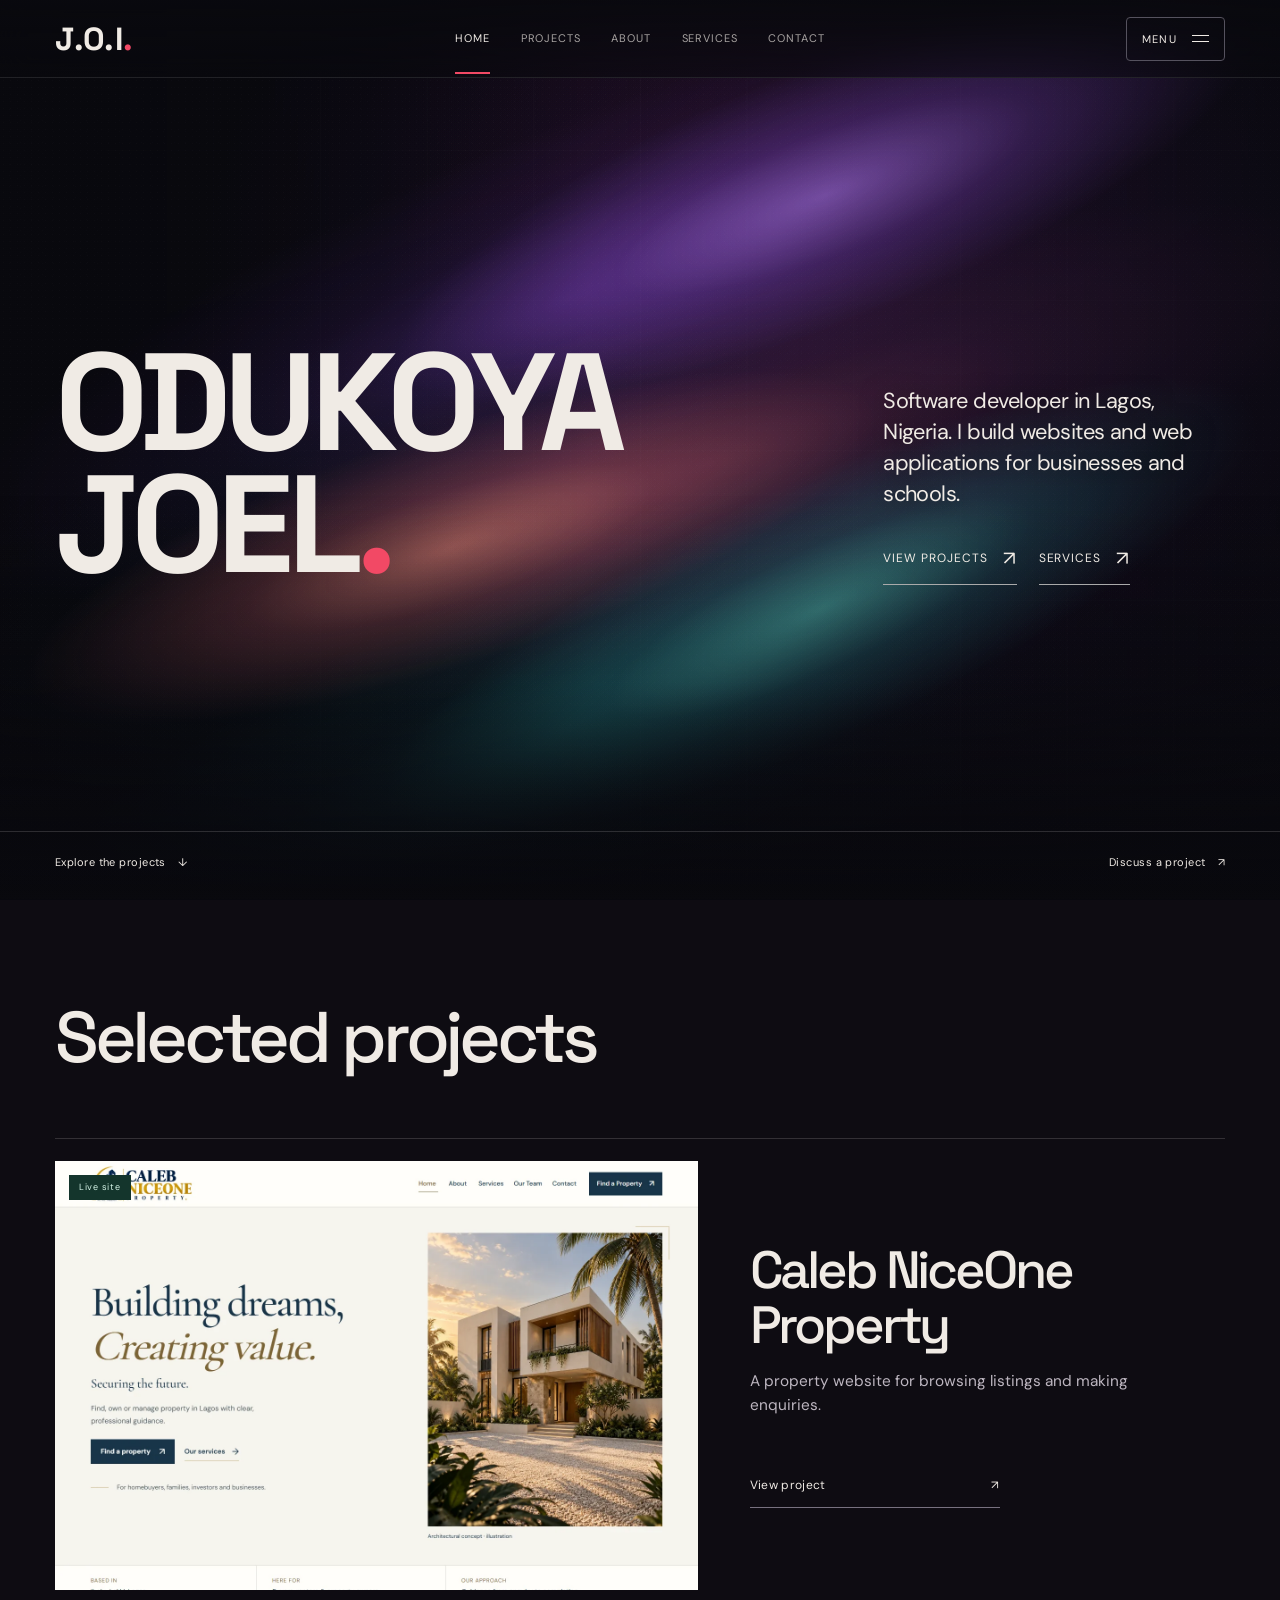
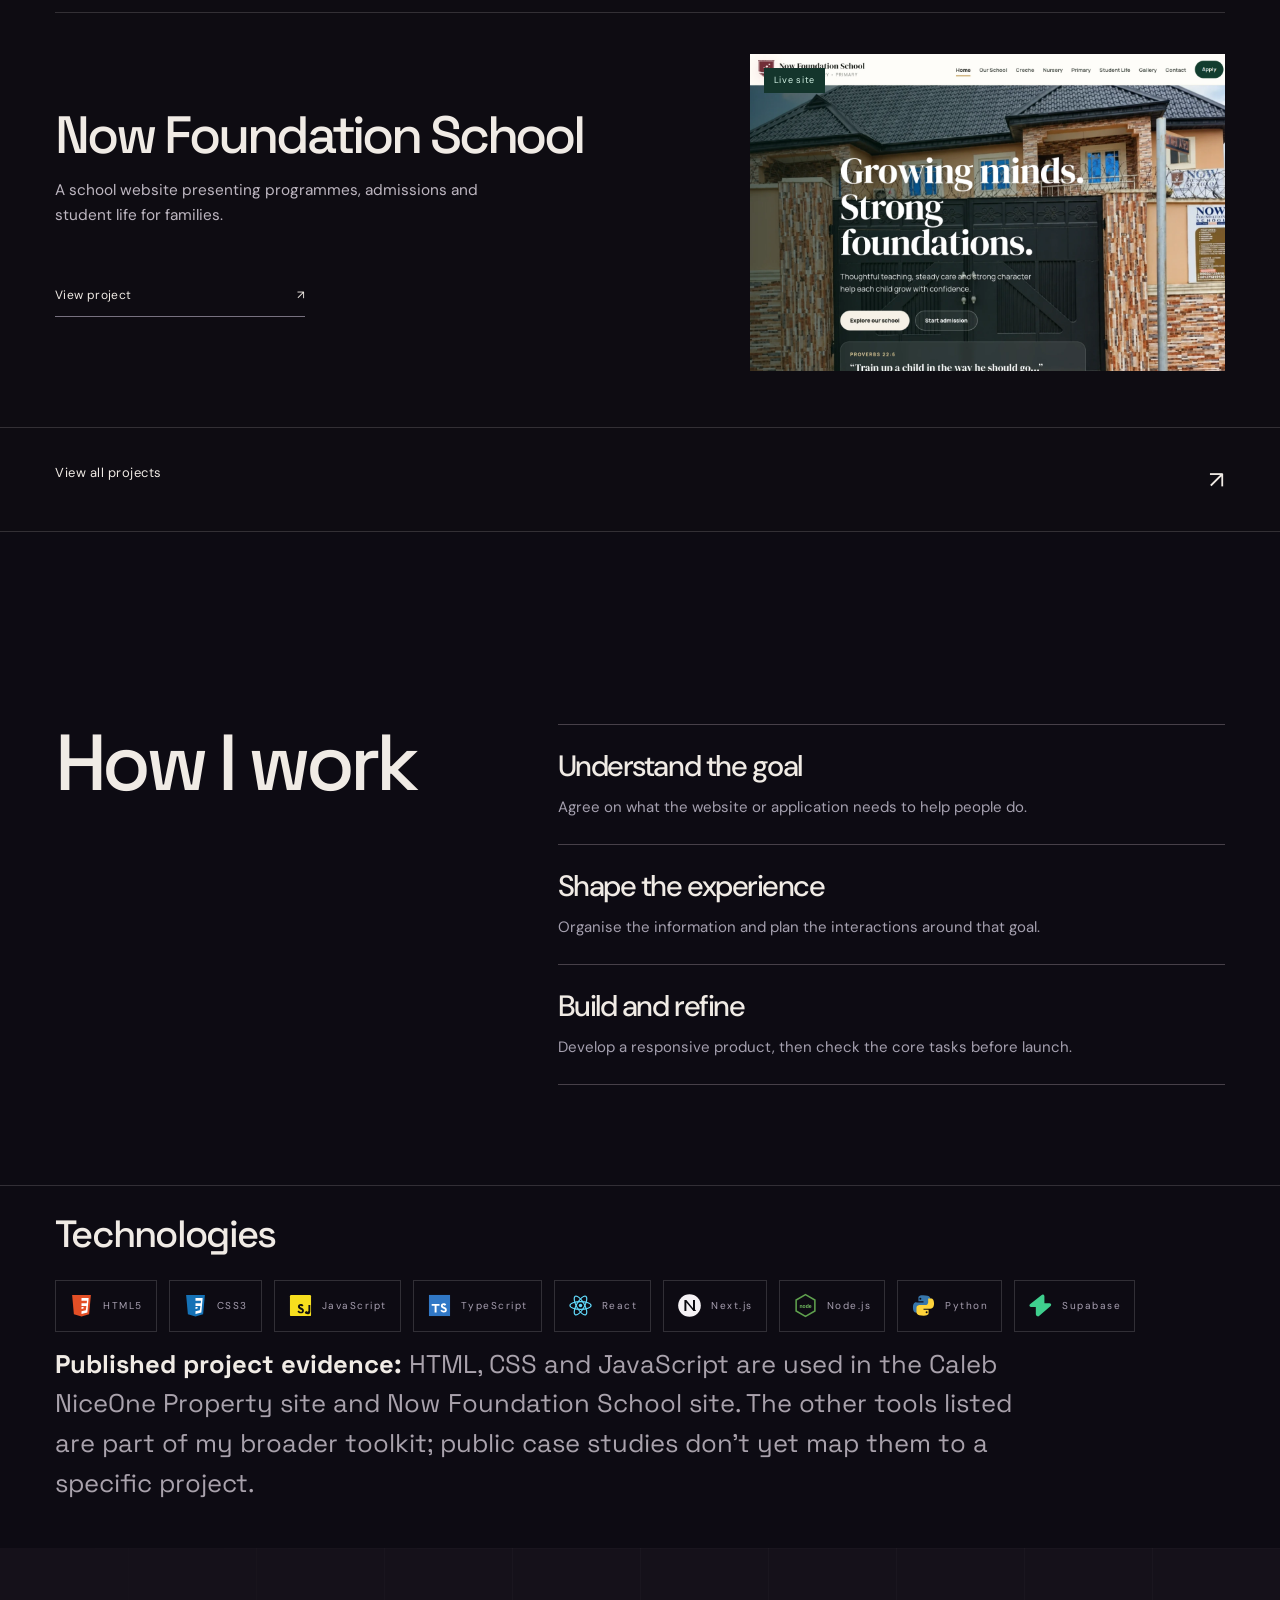
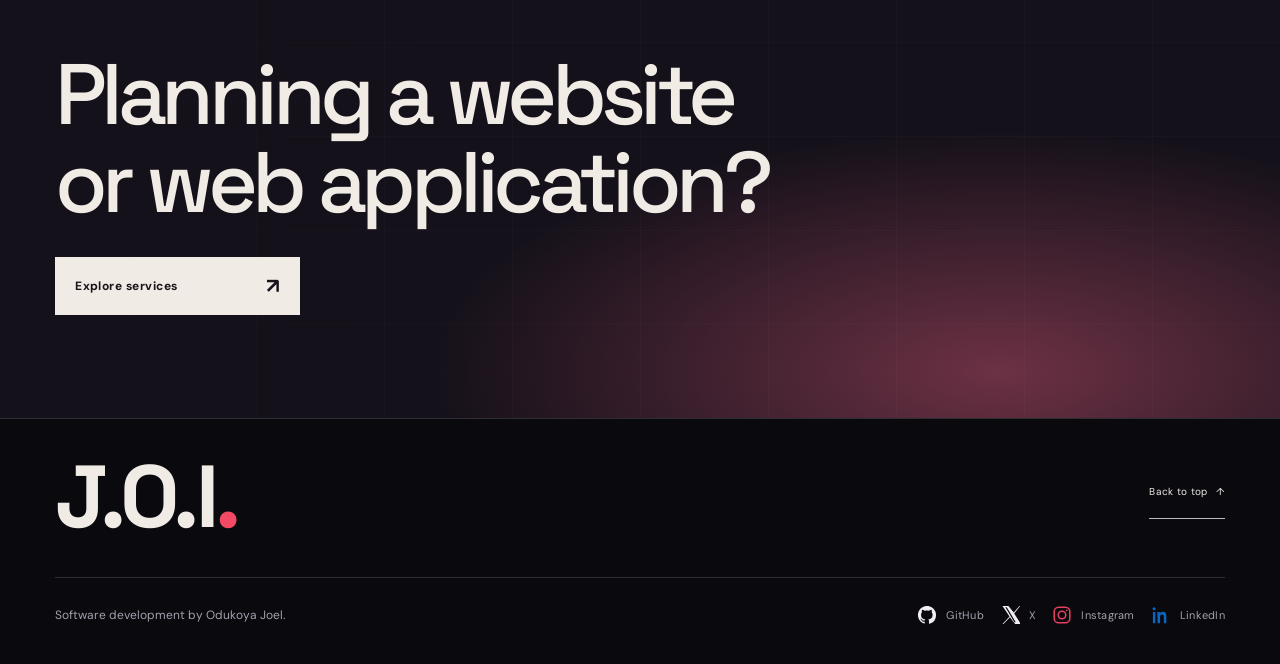
<file: index.html>
<!doctype html>
<html lang="en" id="top"><head>
<meta charset="utf-8"><meta name="viewport" content="width=device-width, initial-scale=1, viewport-fit=cover">
<meta name="theme-color" content="#09090e"><meta name="description" content="Odukoya Joel is a software developer in Lagos, Nigeria, building websites and web applications.">
<meta property="og:title" content="Odukoya Joel | Software Developer | J.O.I."><meta property="og:description" content="Odukoya Joel is a software developer in Lagos, Nigeria, building websites and web applications."><meta property="og:type" content="website"><meta property="og:site_name" content="J.O.I."><meta property="og:url" content="https://odukoyajoel.name.ng/"><meta property="og:locale" content="en_NG"><meta property="og:image" content="https://odukoyajoel.name.ng/assets/og-portfolio.png"><meta property="og:image:secure_url" content="https://odukoyajoel.name.ng/assets/og-portfolio.png"><meta property="og:image:type" content="image/png"><meta property="og:image:width" content="1200"><meta property="og:image:height" content="630"><meta property="og:image:alt" content="J.O.I. - Odukoya Joel, software developer in Lagos, Nigeria."><meta name="twitter:card" content="summary_large_image"><meta name="twitter:image" content="https://odukoyajoel.name.ng/assets/og-portfolio.png"><meta name="twitter:image:alt" content="J.O.I. - Odukoya Joel, software developer in Lagos, Nigeria."><meta name="color-scheme" content="dark light">
<title>Odukoya Joel | Software Developer | J.O.I.</title><link rel="icon" href="favicon.svg" type="image/svg+xml">
<link rel="preconnect" href="https://fonts.googleapis.com"><link rel="preconnect" href="https://fonts.gstatic.com" crossorigin>
<link href="https://fonts.googleapis.com/css2?family=DM+Sans:wght@400;500;600;700&family=Space+Grotesk:wght@400;500;600;700&display=swap" rel="stylesheet">
<link rel="stylesheet" href="styles.css"><script src="js/app.js" defer></script>
</head><body><a class="skip-link" href="#main">Skip to content</a>
<div class="reading-progress" aria-hidden="true"></div>
<header class="site-header" id="site-header"><a class="brand" href="index.html" aria-label="J.O.I. - Home">J.O.I<span class="brand-stop">.</span></a><nav class="desktop-nav" aria-label="Primary navigation"><a href="index.html" aria-current="page">Home</a><a href="projects.html">Projects</a><a href="about.html">About</a><a href="services.html">Services</a><a href="contact.html">Contact</a></nav><div class="header-right"><button type="button" class="menu-toggle" id="menu-toggle" aria-expanded="false" aria-controls="mobile-menu"><span class="menu-word">Menu</span><span class="menu-lines" aria-hidden="true"><i></i><i></i></span></button></div></header>
<noscript><nav class="nojs-nav" aria-label="Navigation without JavaScript"><a href="index.html">Home</a><a href="projects.html">Projects</a><a href="about.html">About</a><a href="services.html">Services</a><a href="contact.html">Contact</a></nav></noscript>
<nav class="mobile-menu" id="mobile-menu" aria-label="Mobile navigation" aria-hidden="true" inert><div class="menu-inner"><div class="menu-pages"><a href="index.html" aria-current="page">Home</a><a href="projects.html">Projects</a><a href="about.html">About</a><a href="services.html">Services</a><a href="contact.html">Contact</a></div><div class="menu-social" aria-label="Social profiles"><a class="social-link" href="https://github.com/Johell111" target="_blank" rel="noopener noreferrer" aria-label="GitHub"><img src="assets/logos/github.svg" alt="" width="20" height="20"><span>GitHub</span></a><a class="social-link" href="https://x.com/JoiXAccount" target="_blank" rel="noopener noreferrer" aria-label="X"><img src="assets/logos/x.svg" alt="" width="20" height="20"><span>X</span></a><a class="social-link" href="https://www.instagram.com/joiinstaaccount/" target="_blank" rel="noopener noreferrer" aria-label="Instagram"><img src="assets/logos/instagram.svg" alt="" width="20" height="20"><span>Instagram</span></a><a class="social-link" href="https://www.linkedin.com/in/joel-odukoya-828a87340/" target="_blank" rel="noopener noreferrer" aria-label="LinkedIn"><img src="assets/logos/linkedin.svg" alt="" width="20" height="20"><span>LinkedIn</span></a></div></div></nav><main id="main">
<section class="hero" id="home" aria-labelledby="hero-title">
  <div class="hero-grid" aria-hidden="true"></div><div class="hero-light" aria-hidden="true"></div>
  <div class="light-field" id="light-field" aria-hidden="true">
    <span class="light-band light-band-violet"></span>
    <span class="light-band light-band-violet light-band-echo"></span>
    <span class="light-band light-band-coral"></span>
    <span class="light-band light-band-coral light-band-echo"></span>
    <span class="light-band light-band-teal"></span>
    <span class="light-band light-band-teal light-band-echo"></span>
    <span class="light-texture"></span>
  </div>
  <div class="hero-title-wrap">
    <h1 id="hero-title" class="hero-name"><span class="hero-name-line">ODUKOYA</span><span class="hero-name-line accent-name">JOEL<span class="period">.</span></span></h1>
    <div class="hero-intro">
      <p>Software developer in Lagos, Nigeria. I build websites and web applications for businesses and schools.</p>
      <div class="hero-actions"><a href="projects.html" class="round-link">View projects <span aria-hidden="true">&nearr;</span></a><a href="services.html" class="round-link">Services <span aria-hidden="true">&nearr;</span></a></div>
    </div>
  </div>
  <div class="hero-bottomline"><a href="#projects">Explore the projects <span aria-hidden="true">&darr;</span></a><a href="contact.html">Discuss a project <span aria-hidden="true">&nearr;</span></a></div>
</section>
<section class="work" id="projects" aria-labelledby="work-title">
  <div class="work-headline"><h2 id="work-title" class="reveal">Selected projects</h2></div>
  <div class="work-list">
    <article class="work-item"><div class="work-visual-wrap"><a class="work-visual" href="project-caleb.html" aria-label="View project: live homepage screenshot of Caleb NiceOne Property"><img src="assets/caleb-live-capture.webp" alt="Live homepage screenshot of Caleb NiceOne Property" width="1440" height="1200" loading="lazy"><span class="concept-tag live-tag">Live site</span></a></div><div class="work-detail"><h3><a href="project-caleb.html">Caleb NiceOne Property</a></h3><p>A property website for browsing listings and making enquiries.</p><a href="project-caleb.html" class="text-arrow">View project <span aria-hidden="true">&nearr;</span></a></div></article>
    <article class="work-item work-item-flip"><div class="work-visual-wrap"><a class="work-visual" href="project-school.html" aria-label="View project: Live homepage screenshot of Now Foundation School"><img src="assets/school-live-capture.webp" alt="Live homepage screenshot of Now Foundation School" width="1440" height="1200" loading="lazy"><span class="concept-tag live-tag">Live site</span></a></div><div class="work-detail"><h3><a href="project-school.html">Now Foundation School</a></h3><p>A school website presenting programmes, admissions and student life for families.</p><a href="project-school.html" class="text-arrow">View project <span aria-hidden="true">&nearr;</span></a></div></article>
  </div>
  <a class="all-work" href="projects.html"><span>View all projects</span><span aria-hidden="true">&nearr;</span></a>
</section>
<section class="craft" aria-labelledby="craft-title">
  <div class="craft-layout"><div class="craft-heading"><h2 id="craft-title">How I work</h2></div>
    <div class="craft-steps">
      <article><h3>Understand the goal</h3><p>Agree on what the website or application needs to help people do.</p></article>
      <article><h3>Shape the experience</h3><p>Organise the information and plan the interactions around that goal.</p></article>
      <article><h3>Build and refine</h3><p>Develop a responsive product, then check the core tasks before launch.</p></article>
    </div>
  </div>
  <div class="stack-line"><h2>Technologies</h2><ul class="tech-list" aria-label="Technologies used in my work">
    <li><img src="assets/logos/html5.svg" alt="" width="32" height="32"><span>HTML5</span></li>
    <li><img src="assets/logos/css3.svg" alt="" width="32" height="32"><span>CSS3</span></li>
    <li><img src="assets/logos/javascript.svg" alt="" width="32" height="32"><span>JavaScript</span></li>
    <li><img src="assets/logos/typescript.svg" alt="" width="32" height="32"><span>TypeScript</span></li>
    <li><img src="assets/logos/react.svg" alt="" width="32" height="32"><span>React</span></li>
    <li><img src="assets/logos/nextdotjs.svg" alt="" width="32" height="32"><span>Next.js</span></li>
    <li><img src="assets/logos/nodedotjs.svg" alt="" width="32" height="32"><span>Node.js</span></li>
    <li><img src="assets/logos/python.svg" alt="" width="32" height="32"><span>Python</span></li>
    <li><img src="assets/logos/supabase.svg" alt="" width="32" height="32"><span>Supabase</span></li>
  </ul><p class="stack-evidence"><strong>Published project evidence:</strong> HTML, CSS and JavaScript are used in the Caleb NiceOne Property site and Now Foundation School site. The other tools listed are part of my broader toolkit; public case studies don't yet map them to a specific project.</p></div>
</section>
<section class="endgame" aria-labelledby="endgame-title"><div class="endgame-grid" aria-hidden="true"></div>
  <h2 id="endgame-title" class="reveal">Planning a website<br>or web application?</h2>
  <a class="endgame-link" href="services.html">Explore services <span aria-hidden="true">&nearr;</span></a>
</section>
</main><footer class="site-footer"><div class="footer-top"><a class="footer-brand" href="index.html" aria-label="J.O.I. - Home">J.O.I<span>.</span></a><a class="back-top" href="#top">Back to top <span aria-hidden="true">&uarr;</span></a></div><div class="footer-bottom"><p>Software development by Odukoya Joel.</p><div class="footer-links" aria-label="Social profiles"><a class="social-link" href="https://github.com/Johell111" target="_blank" rel="noopener noreferrer" aria-label="GitHub"><img src="assets/logos/github.svg" alt="" width="20" height="20"><span>GitHub</span></a><a class="social-link" href="https://x.com/JoiXAccount" target="_blank" rel="noopener noreferrer" aria-label="X"><img src="assets/logos/x.svg" alt="" width="20" height="20"><span>X</span></a><a class="social-link" href="https://www.instagram.com/joiinstaaccount/" target="_blank" rel="noopener noreferrer" aria-label="Instagram"><img src="assets/logos/instagram.svg" alt="" width="20" height="20"><span>Instagram</span></a><a class="social-link" href="https://www.linkedin.com/in/joel-odukoya-828a87340/" target="_blank" rel="noopener noreferrer" aria-label="LinkedIn"><img src="assets/logos/linkedin.svg" alt="" width="20" height="20"><span>LinkedIn</span></a></div></div></footer></body></html>
</file>
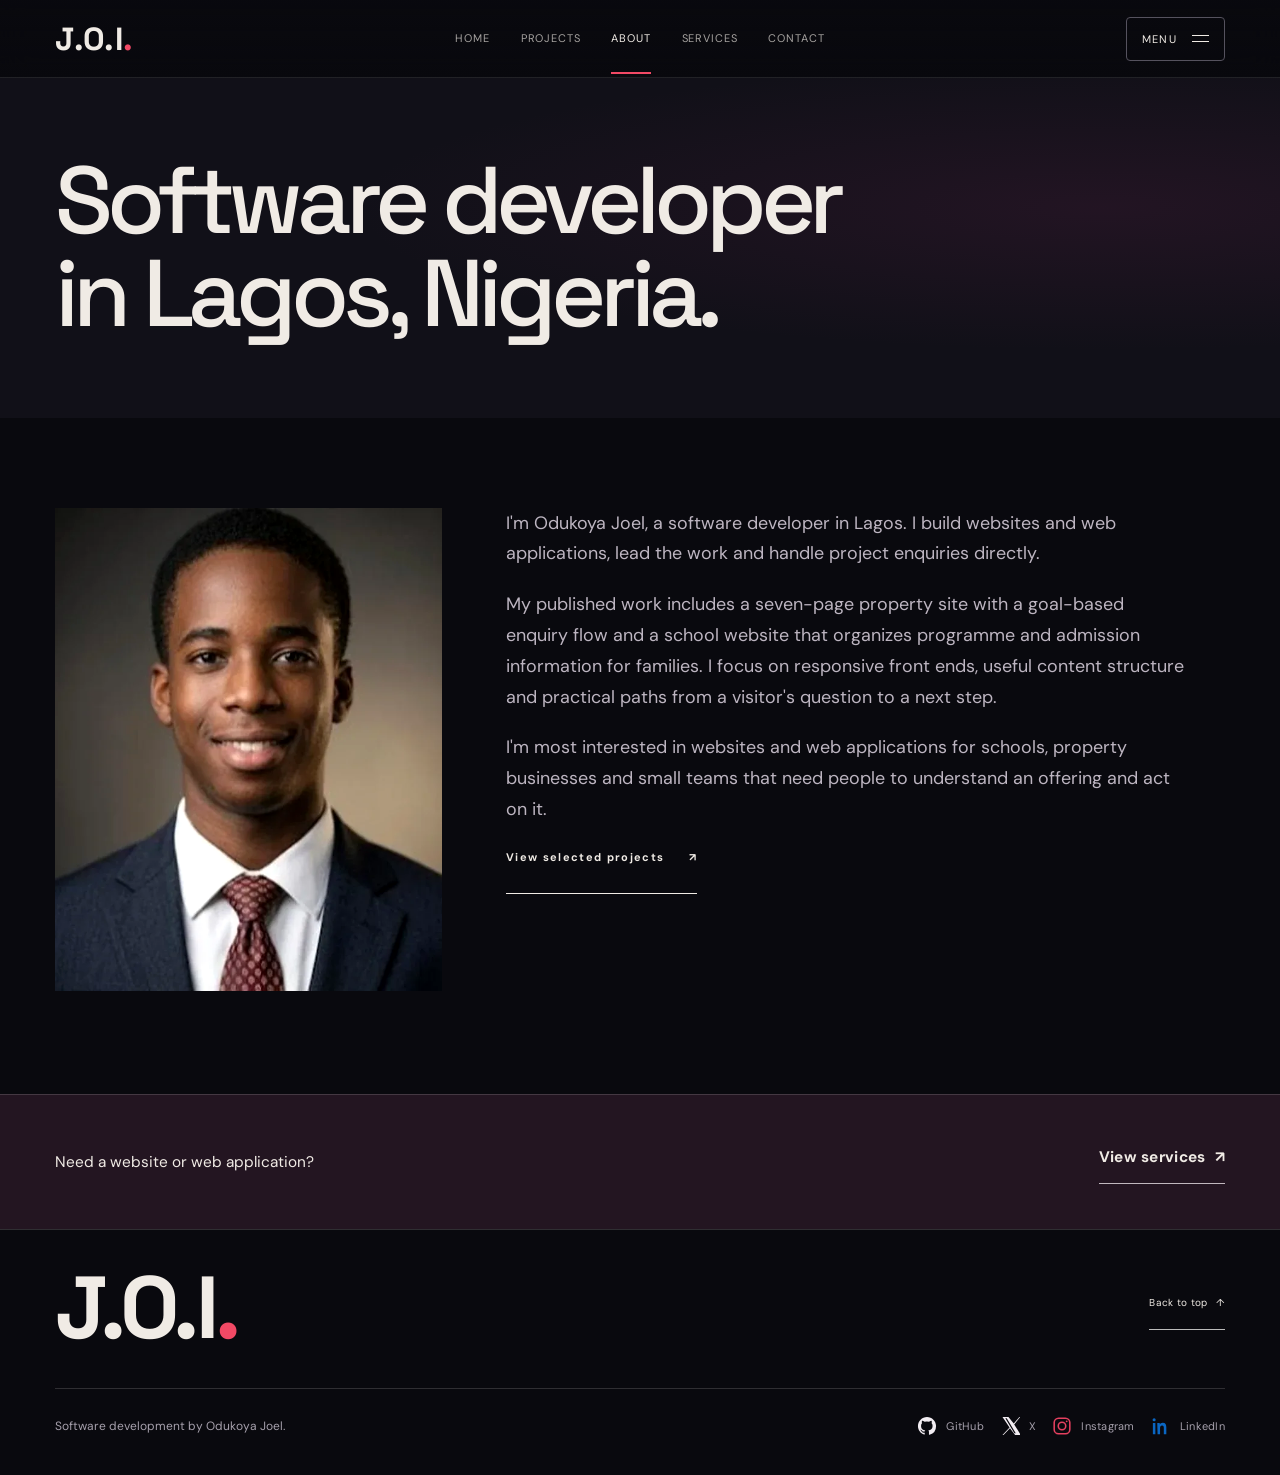
<file: about.html>
<!doctype html>
<html lang="en" id="top"><head>
<meta charset="utf-8"><meta name="viewport" content="width=device-width, initial-scale=1, viewport-fit=cover">
<meta name="theme-color" content="#09090e"><meta name="description" content="About Odukoya Joel, Lagos software developer behind the Caleb NiceOne Property and Now Foundation School websites.">
<meta property="og:title" content="About Odukoya Joel | J.O.I."><meta property="og:description" content="About Odukoya Joel, Lagos software developer behind the Caleb NiceOne Property and Now Foundation School websites."><meta property="og:type" content="website"><meta property="og:site_name" content="J.O.I."><meta property="og:url" content="https://odukoyajoel.name.ng/about.html"><meta property="og:locale" content="en_NG"><meta property="og:image" content="https://odukoyajoel.name.ng/assets/og-portfolio.png"><meta property="og:image:secure_url" content="https://odukoyajoel.name.ng/assets/og-portfolio.png"><meta property="og:image:type" content="image/png"><meta property="og:image:width" content="1200"><meta property="og:image:height" content="630"><meta property="og:image:alt" content="J.O.I. - Odukoya Joel, software developer in Lagos, Nigeria."><meta name="twitter:card" content="summary_large_image"><meta name="twitter:image" content="https://odukoyajoel.name.ng/assets/og-portfolio.png"><meta name="twitter:image:alt" content="J.O.I. - Odukoya Joel, software developer in Lagos, Nigeria."><meta name="color-scheme" content="dark light">
<title>About Odukoya Joel | J.O.I.</title><link rel="icon" href="favicon.svg" type="image/svg+xml">
<link rel="preconnect" href="https://fonts.googleapis.com"><link rel="preconnect" href="https://fonts.gstatic.com" crossorigin>
<link href="https://fonts.googleapis.com/css2?family=DM+Sans:wght@400;500;600;700&family=Space+Grotesk:wght@400;500;600;700&display=swap" rel="stylesheet">
<link rel="stylesheet" href="styles.css"><script src="js/app.js" defer></script>
</head><body><a class="skip-link" href="#main">Skip to content</a>
<div class="reading-progress" aria-hidden="true"></div>
<header class="site-header" id="site-header"><a class="brand" href="index.html" aria-label="J.O.I. - Home">J.O.I<span class="brand-stop">.</span></a><nav class="desktop-nav" aria-label="Primary navigation"><a href="index.html">Home</a><a href="projects.html">Projects</a><a href="about.html" aria-current="page">About</a><a href="services.html">Services</a><a href="contact.html">Contact</a></nav><div class="header-right"><button type="button" class="menu-toggle" id="menu-toggle" aria-expanded="false" aria-controls="mobile-menu"><span class="menu-word">Menu</span><span class="menu-lines" aria-hidden="true"><i></i><i></i></span></button></div></header>
<noscript><nav class="nojs-nav" aria-label="Navigation without JavaScript"><a href="index.html">Home</a><a href="projects.html">Projects</a><a href="about.html">About</a><a href="services.html">Services</a><a href="contact.html">Contact</a></nav></noscript>
<nav class="mobile-menu" id="mobile-menu" aria-label="Mobile navigation" aria-hidden="true" inert><div class="menu-inner"><div class="menu-pages"><a href="index.html">Home</a><a href="projects.html">Projects</a><a href="about.html" aria-current="page">About</a><a href="services.html">Services</a><a href="contact.html">Contact</a></div><div class="menu-social" aria-label="Social profiles"><a class="social-link" href="https://github.com/Johell111" target="_blank" rel="noopener noreferrer" aria-label="GitHub"><img src="assets/logos/github.svg" alt="" width="20" height="20"><span>GitHub</span></a><a class="social-link" href="https://x.com/JoiXAccount" target="_blank" rel="noopener noreferrer" aria-label="X"><img src="assets/logos/x.svg" alt="" width="20" height="20"><span>X</span></a><a class="social-link" href="https://www.instagram.com/joiinstaaccount/" target="_blank" rel="noopener noreferrer" aria-label="Instagram"><img src="assets/logos/instagram.svg" alt="" width="20" height="20"><span>Instagram</span></a><a class="social-link" href="https://www.linkedin.com/in/joel-odukoya-828a87340/" target="_blank" rel="noopener noreferrer" aria-label="LinkedIn"><img src="assets/logos/linkedin.svg" alt="" width="20" height="20"><span>LinkedIn</span></a></div></div></nav><main id="main" class="interior">
<section class="inner-intro about-intro"><div class="inner-intro-content"><h1>Software developer<br>in Lagos, Nigeria.</h1></div></section>
<section class="about-editorial" aria-label="About Odukoya Joel">
  <figure class="about-image"><img src="assets/joel-enhanced.webp" alt="Portrait of Odukoya Joel" width="800" height="800" decoding="async"></figure>
  <div class="about-words">
    <p>I'm Odukoya Joel, a software developer in Lagos. I build websites and web applications, lead the work and handle project enquiries directly.</p>
    <p>My published work includes a seven-page property site with a goal-based enquiry flow and a school website that organizes programme and admission information for families. I focus on responsive front ends, useful content structure and practical paths from a visitor's question to a next step.</p>
    <p>I'm most interested in websites and web applications for schools, property businesses and small teams that need people to understand an offering and act on it.</p>
    <a class="underlined-link" href="projects.html">View selected projects <span aria-hidden="true">&nearr;</span></a>
  </div>
</section>
<section class="inline-cta"><span>Need a website or web application?</span><a href="services.html">View services <span aria-hidden="true">&nearr;</span></a></section>
</main><footer class="site-footer"><div class="footer-top"><a class="footer-brand" href="index.html" aria-label="J.O.I. - Home">J.O.I<span>.</span></a><a class="back-top" href="#top">Back to top <span aria-hidden="true">&uarr;</span></a></div><div class="footer-bottom"><p>Software development by Odukoya Joel.</p><div class="footer-links" aria-label="Social profiles"><a class="social-link" href="https://github.com/Johell111" target="_blank" rel="noopener noreferrer" aria-label="GitHub"><img src="assets/logos/github.svg" alt="" width="20" height="20"><span>GitHub</span></a><a class="social-link" href="https://x.com/JoiXAccount" target="_blank" rel="noopener noreferrer" aria-label="X"><img src="assets/logos/x.svg" alt="" width="20" height="20"><span>X</span></a><a class="social-link" href="https://www.instagram.com/joiinstaaccount/" target="_blank" rel="noopener noreferrer" aria-label="Instagram"><img src="assets/logos/instagram.svg" alt="" width="20" height="20"><span>Instagram</span></a><a class="social-link" href="https://www.linkedin.com/in/joel-odukoya-828a87340/" target="_blank" rel="noopener noreferrer" aria-label="LinkedIn"><img src="assets/logos/linkedin.svg" alt="" width="20" height="20"><span>LinkedIn</span></a></div></div></footer></body></html>
</file>
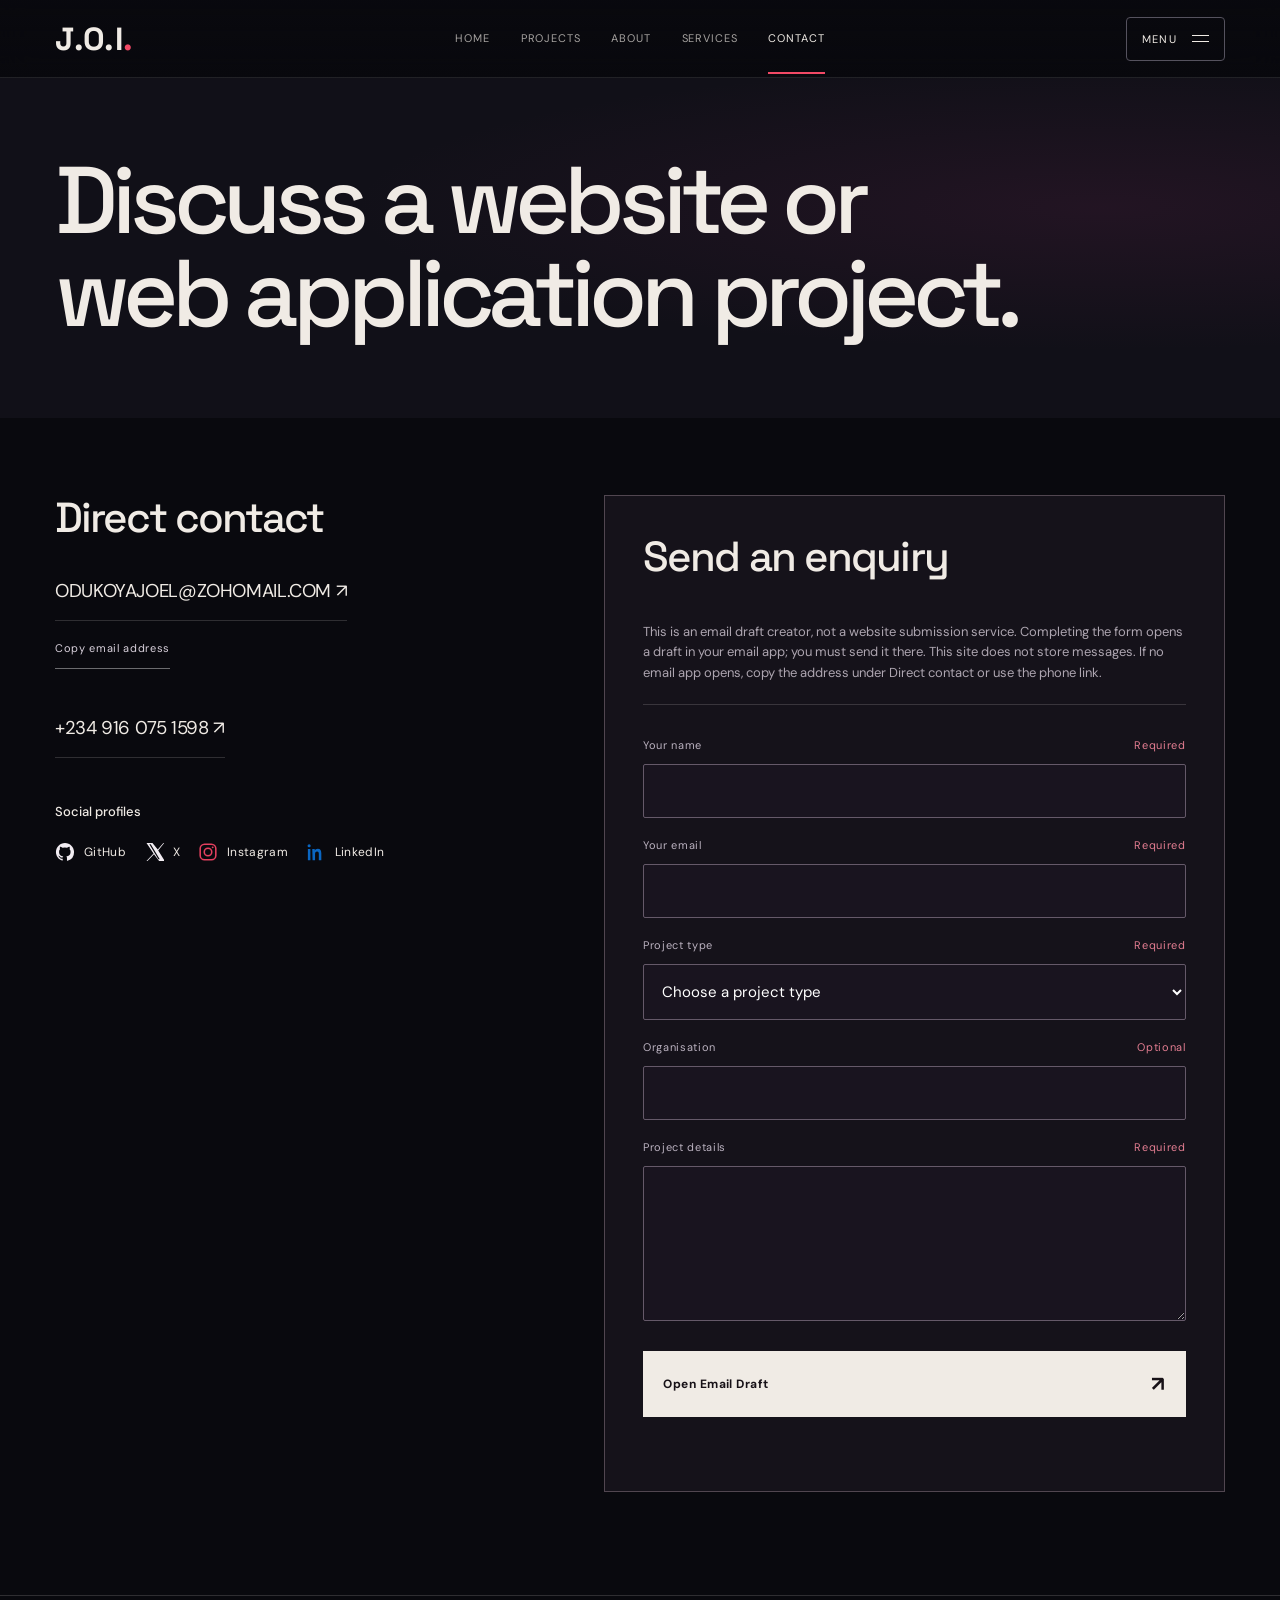
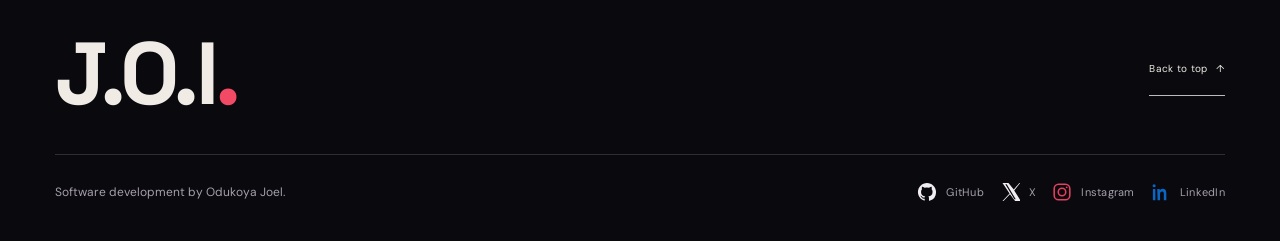
<file: contact.html>
<!doctype html>
<html lang="en" id="top"><head>
<meta charset="utf-8"><meta name="viewport" content="width=device-width, initial-scale=1, viewport-fit=cover">
<meta name="theme-color" content="#09090e"><meta name="description" content="Contact Odukoya Joel about website, web application and development projects.">
<meta property="og:title" content="Contact | J.O.I."><meta property="og:description" content="Contact Odukoya Joel about website, web application and development projects."><meta property="og:type" content="website"><meta property="og:site_name" content="J.O.I."><meta property="og:url" content="https://odukoyajoel.name.ng/contact.html"><meta property="og:locale" content="en_NG"><meta property="og:image" content="https://odukoyajoel.name.ng/assets/og-portfolio.png"><meta property="og:image:secure_url" content="https://odukoyajoel.name.ng/assets/og-portfolio.png"><meta property="og:image:type" content="image/png"><meta property="og:image:width" content="1200"><meta property="og:image:height" content="630"><meta property="og:image:alt" content="J.O.I. - Odukoya Joel, software developer in Lagos, Nigeria."><meta name="twitter:card" content="summary_large_image"><meta name="twitter:image" content="https://odukoyajoel.name.ng/assets/og-portfolio.png"><meta name="twitter:image:alt" content="J.O.I. - Odukoya Joel, software developer in Lagos, Nigeria."><meta name="color-scheme" content="dark light">
<title>Contact | J.O.I.</title><link rel="icon" href="favicon.svg" type="image/svg+xml">
<link rel="preconnect" href="https://fonts.googleapis.com"><link rel="preconnect" href="https://fonts.gstatic.com" crossorigin>
<link href="https://fonts.googleapis.com/css2?family=DM+Sans:wght@400;500;600;700&family=Space+Grotesk:wght@400;500;600;700&display=swap" rel="stylesheet">
<link rel="stylesheet" href="styles.css"><script src="js/app.js" defer></script>
</head><body><a class="skip-link" href="#main">Skip to content</a>
<div class="reading-progress" aria-hidden="true"></div>
<header class="site-header" id="site-header"><a class="brand" href="index.html" aria-label="J.O.I. - Home">J.O.I<span class="brand-stop">.</span></a><nav class="desktop-nav" aria-label="Primary navigation"><a href="index.html">Home</a><a href="projects.html">Projects</a><a href="about.html">About</a><a href="services.html">Services</a><a href="contact.html" aria-current="page">Contact</a></nav><div class="header-right"><button type="button" class="menu-toggle" id="menu-toggle" aria-expanded="false" aria-controls="mobile-menu"><span class="menu-word">Menu</span><span class="menu-lines" aria-hidden="true"><i></i><i></i></span></button></div></header>
<noscript><nav class="nojs-nav" aria-label="Navigation without JavaScript"><a href="index.html">Home</a><a href="projects.html">Projects</a><a href="about.html">About</a><a href="services.html">Services</a><a href="contact.html">Contact</a></nav></noscript>
<nav class="mobile-menu" id="mobile-menu" aria-label="Mobile navigation" aria-hidden="true" inert><div class="menu-inner"><div class="menu-pages"><a href="index.html">Home</a><a href="projects.html">Projects</a><a href="about.html">About</a><a href="services.html">Services</a><a href="contact.html" aria-current="page">Contact</a></div><div class="menu-social" aria-label="Social profiles"><a class="social-link" href="https://github.com/Johell111" target="_blank" rel="noopener noreferrer" aria-label="GitHub"><img src="assets/logos/github.svg" alt="" width="20" height="20"><span>GitHub</span></a><a class="social-link" href="https://x.com/JoiXAccount" target="_blank" rel="noopener noreferrer" aria-label="X"><img src="assets/logos/x.svg" alt="" width="20" height="20"><span>X</span></a><a class="social-link" href="https://www.instagram.com/joiinstaaccount/" target="_blank" rel="noopener noreferrer" aria-label="Instagram"><img src="assets/logos/instagram.svg" alt="" width="20" height="20"><span>Instagram</span></a><a class="social-link" href="https://www.linkedin.com/in/joel-odukoya-828a87340/" target="_blank" rel="noopener noreferrer" aria-label="LinkedIn"><img src="assets/logos/linkedin.svg" alt="" width="20" height="20"><span>LinkedIn</span></a></div></div></nav><main id="main" class="interior">
<section class="inner-intro contact-intro"><div class="inner-intro-content"><h1>Discuss a website or<br>web application project.</h1></div></section>
<section class="contact-layout">
  <div class="contact-details">
    <h2>Direct contact</h2>
    <a class="contact-email" href="mailto:ODUKOYAJOEL@ZOHOMAIL.COM">ODUKOYAJOEL@ZOHOMAIL.COM <span aria-hidden="true">&nearr;</span></a>
    <button class="copy-email-button" type="button" data-copy-email="ODUKOYAJOEL@ZOHOMAIL.COM" aria-describedby="contact-copy-status">Copy email address</button>
    <p class="copy-email-status" id="contact-copy-status" role="status" aria-live="polite"></p>
    <a class="contact-telephone" href="tel:+2349160751598">+234 916 075 1598 <span aria-hidden="true">&nearr;</span></a>
    <h3 class="social-heading">Social profiles</h3><div class="contact-socials" aria-label="Social profiles"><a class="social-link" href="https://github.com/Johell111" target="_blank" rel="noopener noreferrer" aria-label="GitHub"><img src="assets/logos/github.svg" alt="" width="20" height="20"><span>GitHub</span></a><a class="social-link" href="https://x.com/JoiXAccount" target="_blank" rel="noopener noreferrer" aria-label="X"><img src="assets/logos/x.svg" alt="" width="20" height="20"><span>X</span></a><a class="social-link" href="https://www.instagram.com/joiinstaaccount/" target="_blank" rel="noopener noreferrer" aria-label="Instagram"><img src="assets/logos/instagram.svg" alt="" width="20" height="20"><span>Instagram</span></a><a class="social-link" href="https://www.linkedin.com/in/joel-odukoya-828a87340/" target="_blank" rel="noopener noreferrer" aria-label="LinkedIn"><img src="assets/logos/linkedin.svg" alt="" width="20" height="20"><span>LinkedIn</span></a></div>
  </div>
  <section class="contact-composer" aria-labelledby="composer-title">
    <h2 id="composer-title">Send an enquiry</h2>
    <p class="composer-disclosure">This is an email draft creator, not a website submission service. Completing the form opens a draft in your email app; you must send it there. This site does not store messages. If no email app opens, copy the address under Direct contact or use the phone link.</p>
    <form id="contact-form">
      <div class="form-row"><label for="name">Your name <span>Required</span></label><input type="text" id="name" name="name" autocomplete="name" required></div>
      <div class="form-row"><label for="email">Your email <span>Required</span></label><input type="email" id="email" name="email" autocomplete="email" required></div>
      <div class="form-row"><label for="subject">Project type <span>Required</span></label><select id="subject" name="subject" required><option value="">Choose a project type</option><option>Business website</option><option>Web application</option><option>School website</option><option>Website redesign or improvement</option><option>Website updates or maintenance</option><option>Deployment or domain setup</option><option>Other development enquiry</option></select></div>
      <div class="form-row"><label for="organisation">Organisation <span>Optional</span></label><input type="text" id="organisation" name="organisation" autocomplete="organization"></div>
      <div class="form-row"><label for="message">Project details <span>Required</span></label><textarea id="message" name="message" rows="6" required></textarea></div>
      <button class="compose-button" type="submit">Open Email Draft <span aria-hidden="true">&nearr;</span></button>
      <p class="form-status" id="form-status" role="status" aria-live="polite"></p>
    </form>
  </section>
</section>
</main><footer class="site-footer"><div class="footer-top"><a class="footer-brand" href="index.html" aria-label="J.O.I. - Home">J.O.I<span>.</span></a><a class="back-top" href="#top">Back to top <span aria-hidden="true">&uarr;</span></a></div><div class="footer-bottom"><p>Software development by Odukoya Joel.</p><div class="footer-links" aria-label="Social profiles"><a class="social-link" href="https://github.com/Johell111" target="_blank" rel="noopener noreferrer" aria-label="GitHub"><img src="assets/logos/github.svg" alt="" width="20" height="20"><span>GitHub</span></a><a class="social-link" href="https://x.com/JoiXAccount" target="_blank" rel="noopener noreferrer" aria-label="X"><img src="assets/logos/x.svg" alt="" width="20" height="20"><span>X</span></a><a class="social-link" href="https://www.instagram.com/joiinstaaccount/" target="_blank" rel="noopener noreferrer" aria-label="Instagram"><img src="assets/logos/instagram.svg" alt="" width="20" height="20"><span>Instagram</span></a><a class="social-link" href="https://www.linkedin.com/in/joel-odukoya-828a87340/" target="_blank" rel="noopener noreferrer" aria-label="LinkedIn"><img src="assets/logos/linkedin.svg" alt="" width="20" height="20"><span>LinkedIn</span></a></div></div></footer></body></html>
</file>
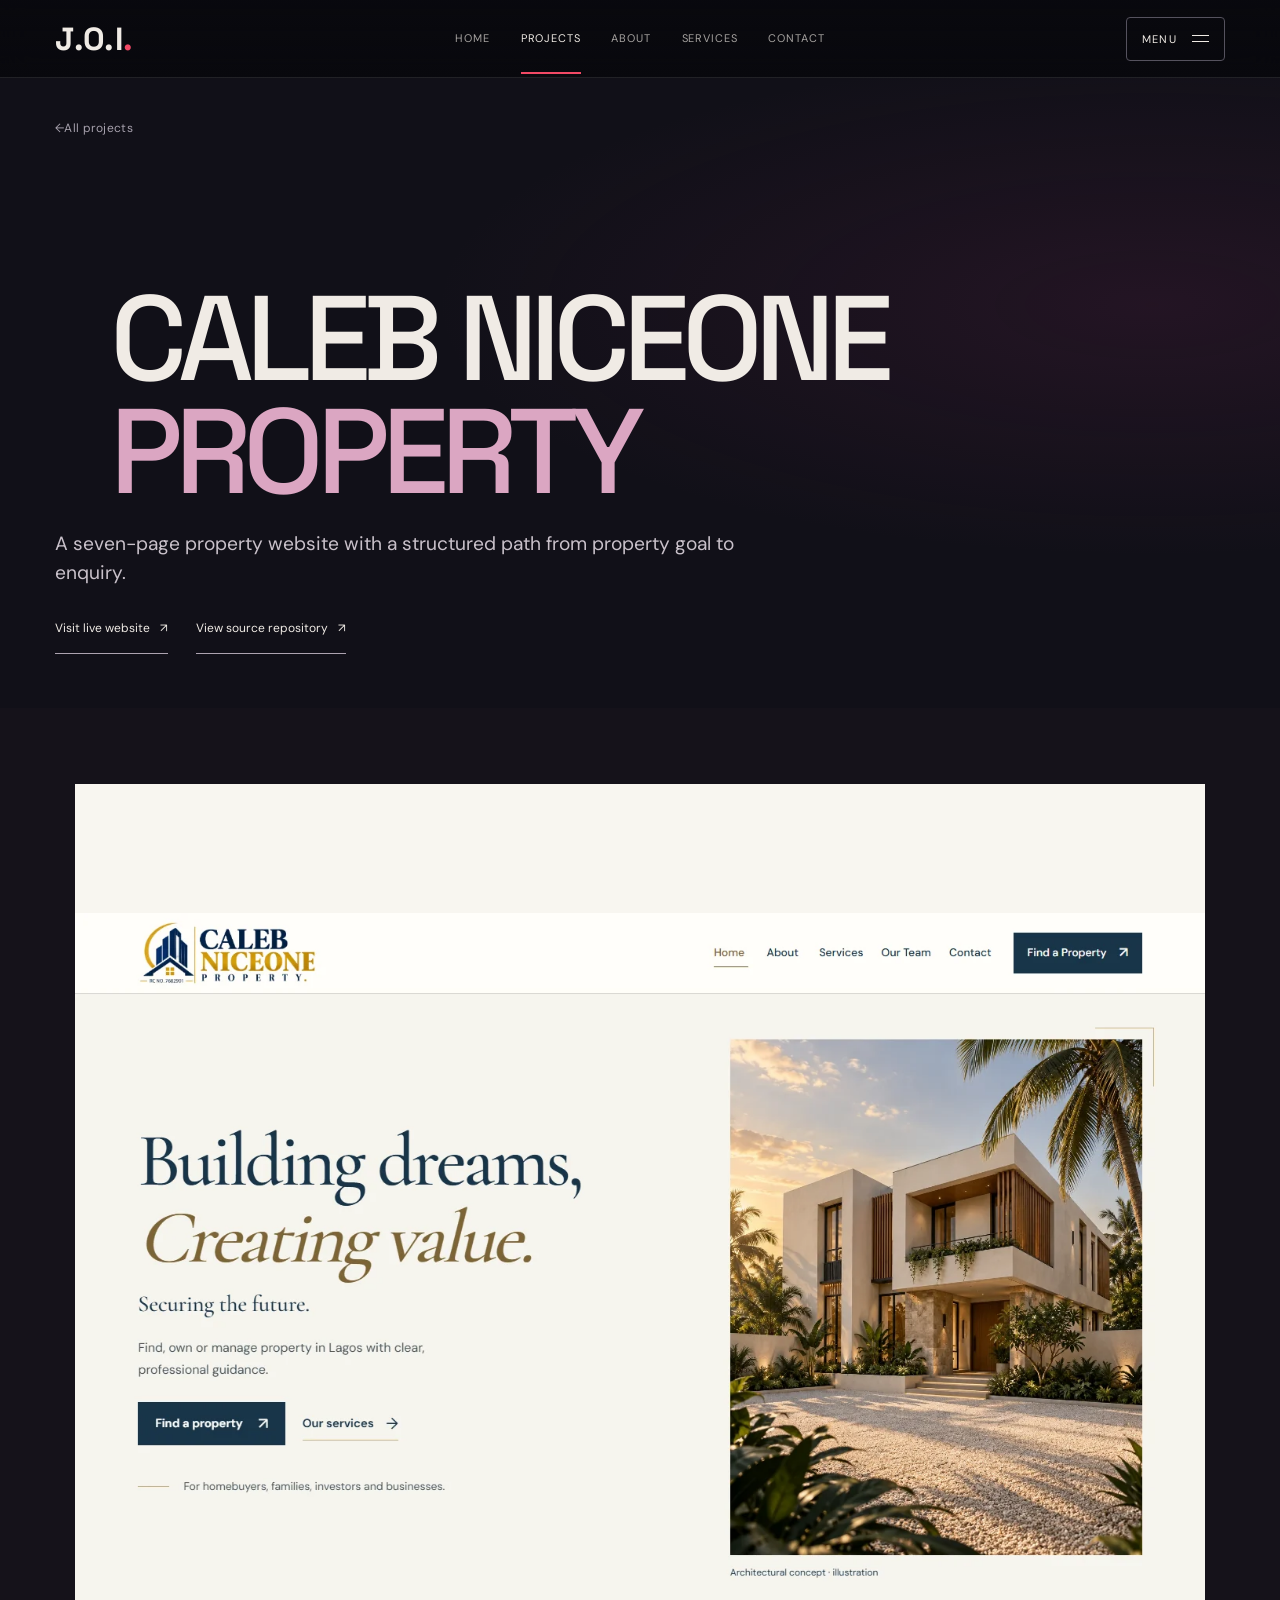
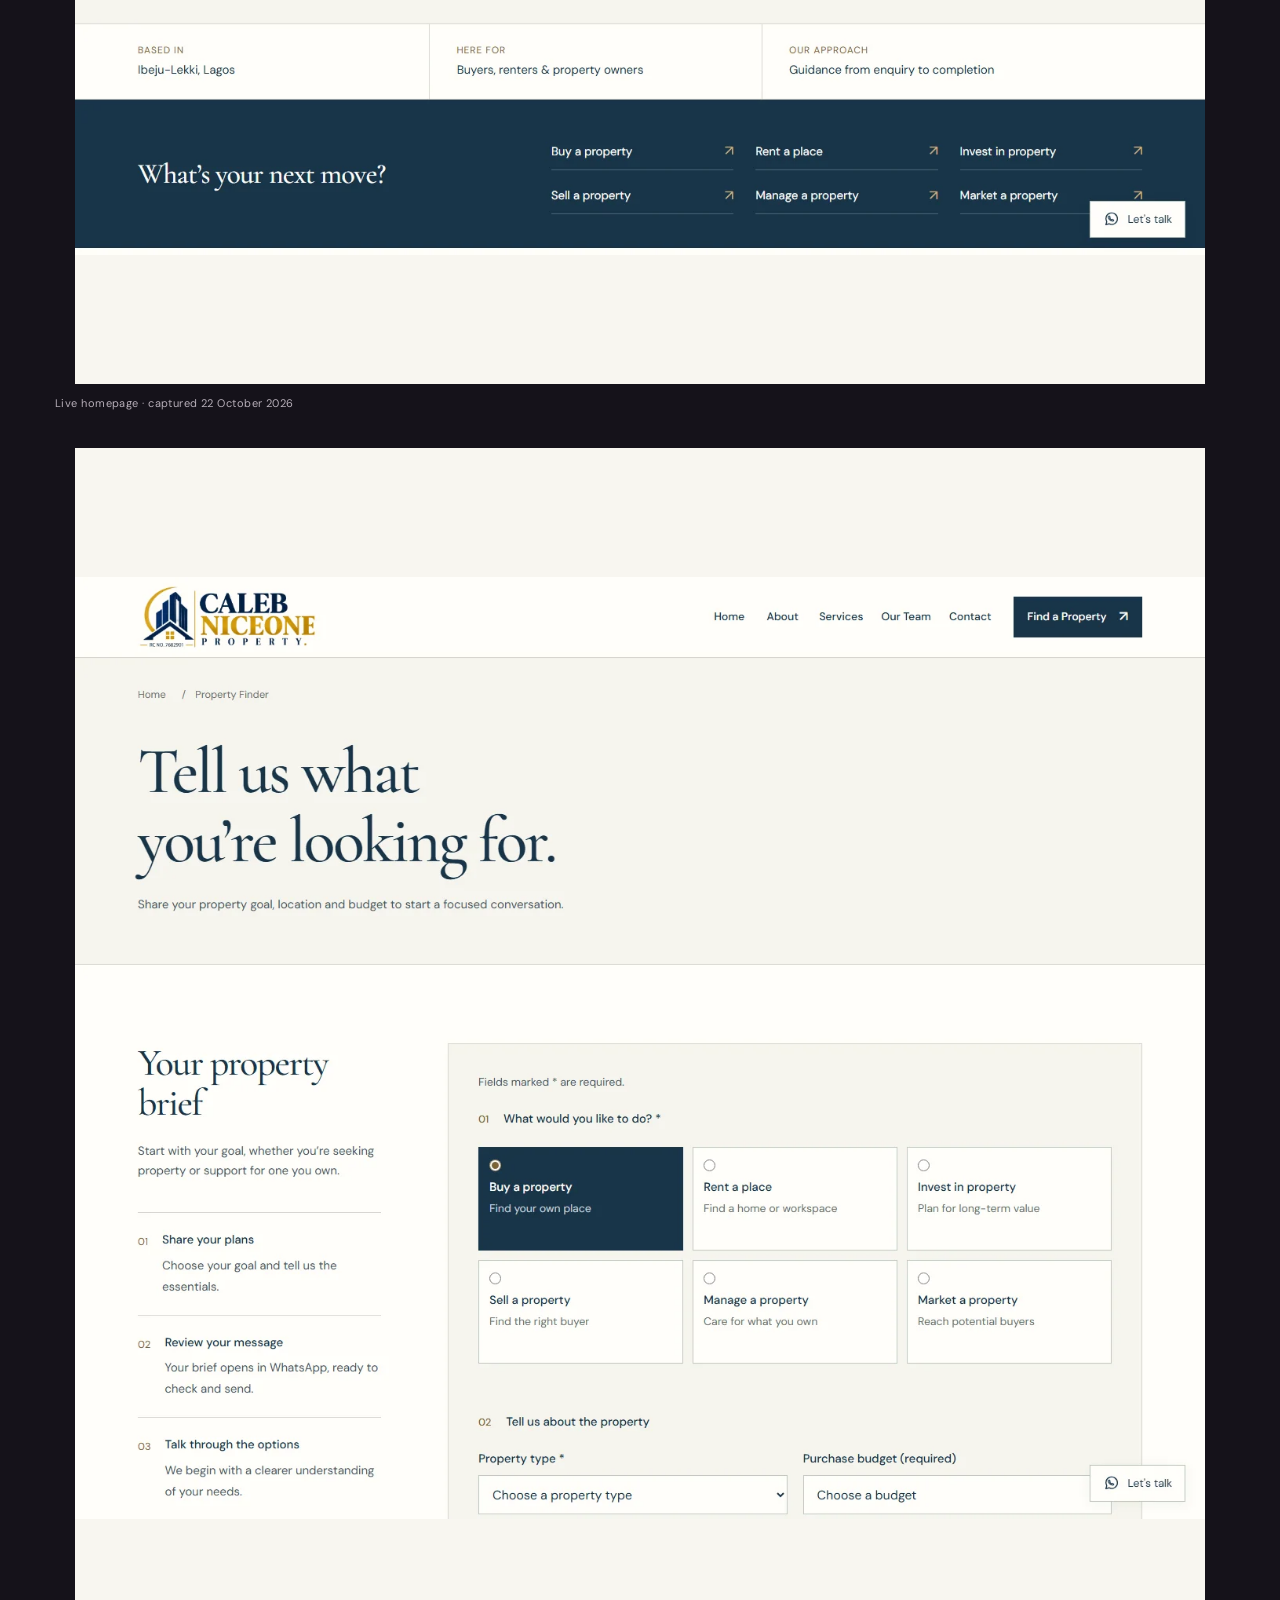
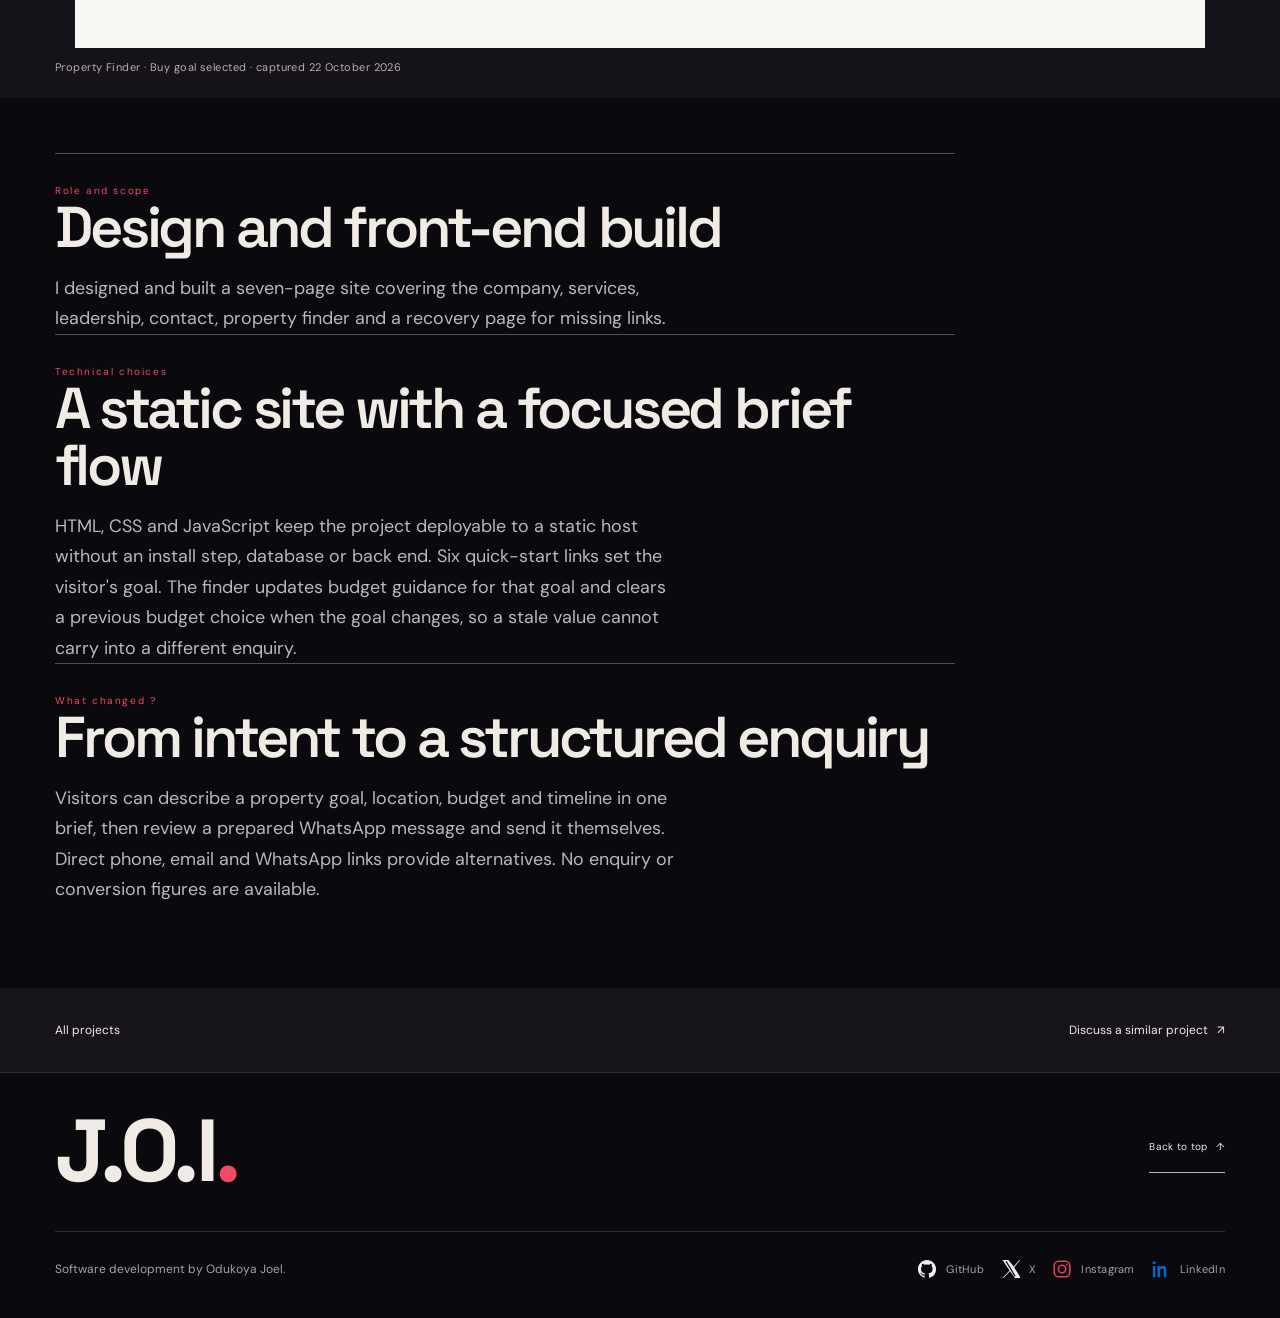
<file: project-caleb.html>
<!doctype html>
<html lang="en" id="top"><head>
<meta charset="utf-8"><meta name="viewport" content="width=device-width, initial-scale=1, viewport-fit=cover">
<meta name="theme-color" content="#09090e"><meta name="description" content="A seven-page static property website with a goal-based Property Finder and visitor-reviewed WhatsApp enquiry flow, built by Odukoya Joel.">
<meta property="og:title" content="Caleb NiceOne Property | Project | J.O.I."><meta property="og:description" content="A seven-page static property website with a goal-based Property Finder and visitor-reviewed WhatsApp enquiry flow, built by Odukoya Joel."><meta property="og:type" content="website"><meta property="og:site_name" content="J.O.I."><meta property="og:url" content="https://odukoyajoel.name.ng/project-caleb.html"><meta property="og:locale" content="en_NG"><meta property="og:image" content="https://odukoyajoel.name.ng/assets/og-portfolio.png"><meta property="og:image:secure_url" content="https://odukoyajoel.name.ng/assets/og-portfolio.png"><meta property="og:image:type" content="image/png"><meta property="og:image:width" content="1200"><meta property="og:image:height" content="630"><meta property="og:image:alt" content="J.O.I. - Odukoya Joel, software developer in Lagos, Nigeria."><meta name="twitter:card" content="summary_large_image"><meta name="twitter:image" content="https://odukoyajoel.name.ng/assets/og-portfolio.png"><meta name="twitter:image:alt" content="J.O.I. - Odukoya Joel, software developer in Lagos, Nigeria."><meta name="color-scheme" content="dark light">
<title>Caleb NiceOne Property | Project | J.O.I.</title><link rel="icon" href="favicon.svg" type="image/svg+xml">
<link rel="preconnect" href="https://fonts.googleapis.com"><link rel="preconnect" href="https://fonts.gstatic.com" crossorigin>
<link href="https://fonts.googleapis.com/css2?family=DM+Sans:wght@400;500;600;700&family=Space+Grotesk:wght@400;500;600;700&display=swap" rel="stylesheet">
<link rel="stylesheet" href="styles.css"><script src="js/app.js" defer></script>
</head><body><a class="skip-link" href="#main">Skip to content</a>
<div class="reading-progress" aria-hidden="true"></div>
<header class="site-header" id="site-header"><a class="brand" href="index.html" aria-label="J.O.I. - Home">J.O.I<span class="brand-stop">.</span></a><nav class="desktop-nav" aria-label="Primary navigation"><a href="index.html">Home</a><a href="projects.html" aria-current="page">Projects</a><a href="about.html">About</a><a href="services.html">Services</a><a href="contact.html">Contact</a></nav><div class="header-right"><button type="button" class="menu-toggle" id="menu-toggle" aria-expanded="false" aria-controls="mobile-menu"><span class="menu-word">Menu</span><span class="menu-lines" aria-hidden="true"><i></i><i></i></span></button></div></header>
<noscript><nav class="nojs-nav" aria-label="Navigation without JavaScript"><a href="index.html">Home</a><a href="projects.html">Projects</a><a href="about.html">About</a><a href="services.html">Services</a><a href="contact.html">Contact</a></nav></noscript>
<nav class="mobile-menu" id="mobile-menu" aria-label="Mobile navigation" aria-hidden="true" inert><div class="menu-inner"><div class="menu-pages"><a href="index.html">Home</a><a href="projects.html" aria-current="page">Projects</a><a href="about.html">About</a><a href="services.html">Services</a><a href="contact.html">Contact</a></div><div class="menu-social" aria-label="Social profiles"><a class="social-link" href="https://github.com/Johell111" target="_blank" rel="noopener noreferrer" aria-label="GitHub"><img src="assets/logos/github.svg" alt="" width="20" height="20"><span>GitHub</span></a><a class="social-link" href="https://x.com/JoiXAccount" target="_blank" rel="noopener noreferrer" aria-label="X"><img src="assets/logos/x.svg" alt="" width="20" height="20"><span>X</span></a><a class="social-link" href="https://www.instagram.com/joiinstaaccount/" target="_blank" rel="noopener noreferrer" aria-label="Instagram"><img src="assets/logos/instagram.svg" alt="" width="20" height="20"><span>Instagram</span></a><a class="social-link" href="https://www.linkedin.com/in/joel-odukoya-828a87340/" target="_blank" rel="noopener noreferrer" aria-label="LinkedIn"><img src="assets/logos/linkedin.svg" alt="" width="20" height="20"><span>LinkedIn</span></a></div></div></nav><main id="main" class="interior">
<section class="case-intro">
  <a href="projects.html" class="mini-home"><span aria-hidden="true">&larr;</span> All projects</a>
  <div class="case-title"><h1>CALEB NICEONE<br><span>PROPERTY</span></h1><p class="intro-lead">A seven-page property website with a structured path from property goal to enquiry.</p><div class="case-actions"><a href="https://calebniceoneproperty.com" target="_blank" rel="noopener noreferrer">Visit live website <span aria-hidden="true">&nearr;</span></a><a href="https://github.com/Johell111/Caleb_NiceOne_Property_Refined" target="_blank" rel="noopener noreferrer">View source repository <span aria-hidden="true">&nearr;</span></a></div></div>
</section>
<section class="case-feature" aria-label="Screenshots of the live Caleb NiceOne Property website"><figure><img class="live-capture" src="assets/caleb-live-capture.webp" alt="Live homepage screenshot of Caleb NiceOne Property, showing the primary navigation, property search call to action, and visitor enquiry options" width="1440" height="1200"><figcaption>Live homepage · captured 22 October 2026</figcaption></figure><figure><img class="live-capture" src="assets/caleb-finder-capture.webp" alt="Property Finder screenshot with Buy selected, six property goals, and the beginning of the property brief form" width="1440" height="1200"><figcaption>Property Finder · Buy goal selected · captured 22 October 2026</figcaption></figure></section>
<section class="case-story" aria-label="Project details"><div class="case-story-main">
  <article class="case-unit"><span>Role and scope</span><h2>Design and front-end build</h2><p>I designed and built a seven-page site covering the company, services, leadership, contact, property finder and a recovery page for missing links.</p></article>
  <article class="case-unit"><span>Technical choices</span><h2>A static site with a focused brief flow</h2><p>HTML, CSS and JavaScript keep the project deployable to a static host without an install step, database or back end. Six quick-start links set the visitor's goal. The finder updates budget guidance for that goal and clears a previous budget choice when the goal changes, so a stale value cannot carry into a different enquiry.</p></article>
  <article class="case-unit"><span>What changed ?</span><h2>From intent to a structured enquiry</h2><p>Visitors can describe a property goal, location, budget and timeline in one brief, then review a prepared WhatsApp message and send it themselves. Direct phone, email and WhatsApp links provide alternatives. No enquiry or conversion figures are available.</p></article>
</div></section>
<section class="case-next"><a href="projects.html">All projects</a><a href="services.html">Discuss a similar project <span aria-hidden="true">&nearr;</span></a></section>
</main><footer class="site-footer"><div class="footer-top"><a class="footer-brand" href="index.html" aria-label="J.O.I. - Home">J.O.I<span>.</span></a><a class="back-top" href="#top">Back to top <span aria-hidden="true">&uarr;</span></a></div><div class="footer-bottom"><p>Software development by Odukoya Joel.</p><div class="footer-links" aria-label="Social profiles"><a class="social-link" href="https://github.com/Johell111" target="_blank" rel="noopener noreferrer" aria-label="GitHub"><img src="assets/logos/github.svg" alt="" width="20" height="20"><span>GitHub</span></a><a class="social-link" href="https://x.com/JoiXAccount" target="_blank" rel="noopener noreferrer" aria-label="X"><img src="assets/logos/x.svg" alt="" width="20" height="20"><span>X</span></a><a class="social-link" href="https://www.instagram.com/joiinstaaccount/" target="_blank" rel="noopener noreferrer" aria-label="Instagram"><img src="assets/logos/instagram.svg" alt="" width="20" height="20"><span>Instagram</span></a><a class="social-link" href="https://www.linkedin.com/in/joel-odukoya-828a87340/" target="_blank" rel="noopener noreferrer" aria-label="LinkedIn"><img src="assets/logos/linkedin.svg" alt="" width="20" height="20"><span>LinkedIn</span></a></div></div></footer></body></html>
</file>
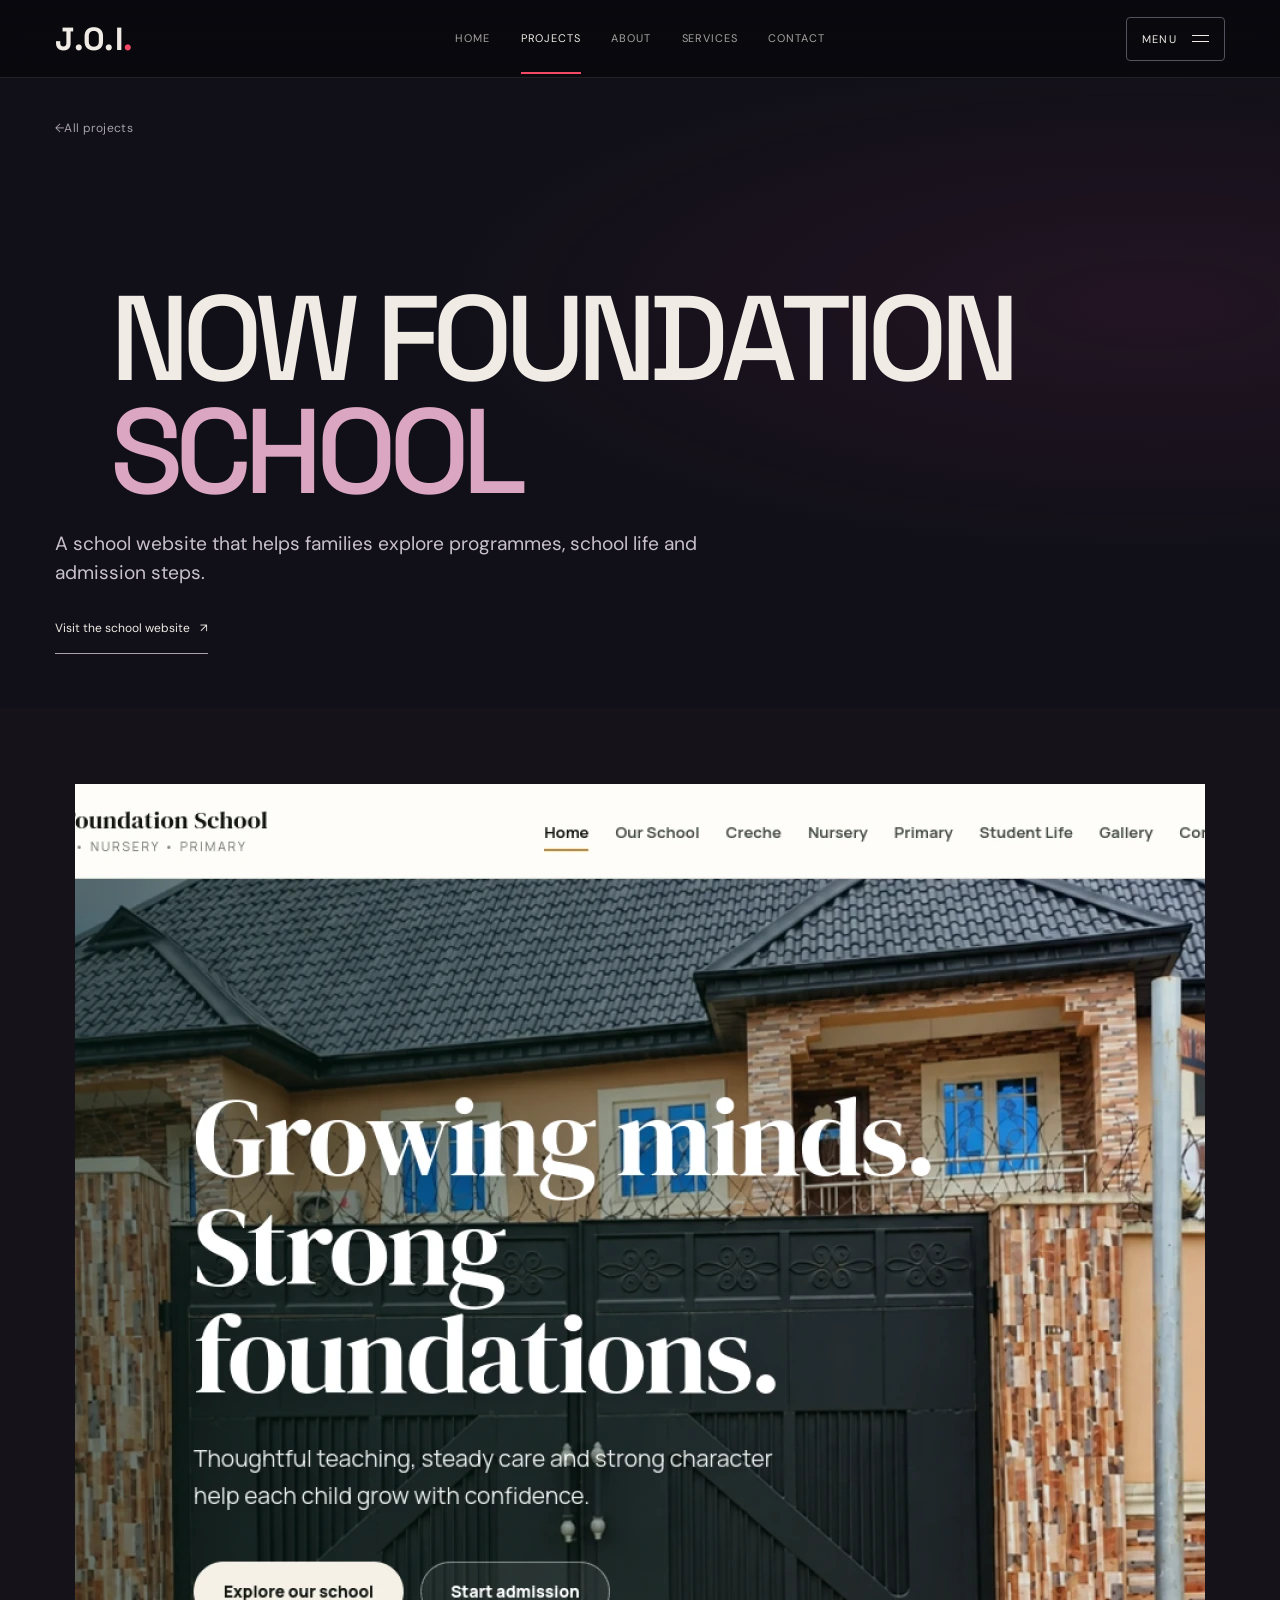
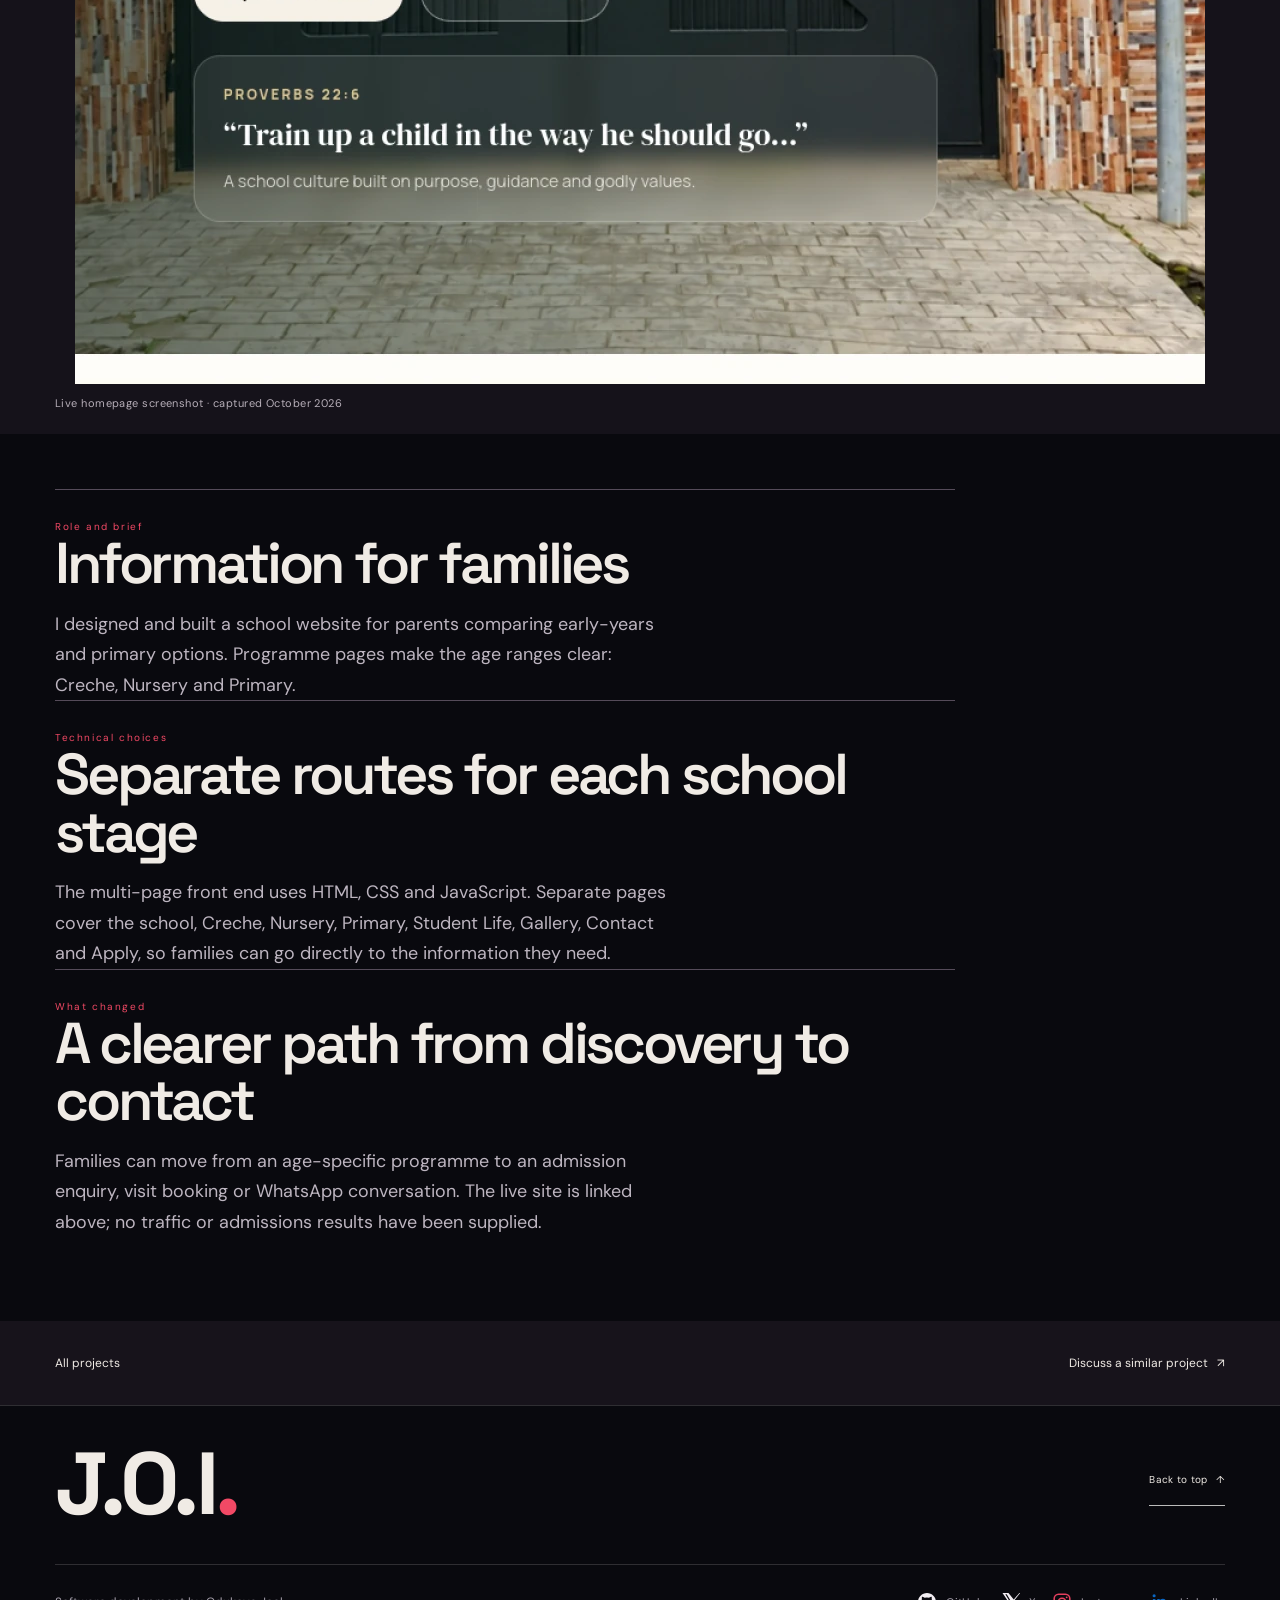
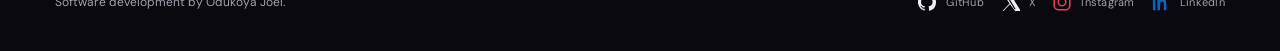
<file: project-school.html>
<!doctype html>
<html lang="en" id="top"><head>
<meta charset="utf-8"><meta name="viewport" content="width=device-width, initial-scale=1, viewport-fit=cover">
<meta name="theme-color" content="#09090e"><meta name="description" content="A school website that organizes Creche, Nursery and Primary programmes, student life and admissions for Now Foundation School families.">
<meta property="og:title" content="Now Foundation School | Project | J.O.I."><meta property="og:description" content="A school website that organizes Creche, Nursery and Primary programmes, student life and admissions for Now Foundation School families."><meta property="og:type" content="website"><meta property="og:site_name" content="J.O.I."><meta property="og:url" content="https://odukoyajoel.name.ng/project-school.html"><meta property="og:locale" content="en_NG"><meta property="og:image" content="https://odukoyajoel.name.ng/assets/og-portfolio.png"><meta property="og:image:secure_url" content="https://odukoyajoel.name.ng/assets/og-portfolio.png"><meta property="og:image:type" content="image/png"><meta property="og:image:width" content="1200"><meta property="og:image:height" content="630"><meta property="og:image:alt" content="J.O.I. - Odukoya Joel, software developer in Lagos, Nigeria."><meta name="twitter:card" content="summary_large_image"><meta name="twitter:image" content="https://odukoyajoel.name.ng/assets/og-portfolio.png"><meta name="twitter:image:alt" content="J.O.I. - Odukoya Joel, software developer in Lagos, Nigeria."><meta name="color-scheme" content="dark light">
<title>Now Foundation School | Project | J.O.I.</title><link rel="icon" href="favicon.svg" type="image/svg+xml">
<link rel="preconnect" href="https://fonts.googleapis.com"><link rel="preconnect" href="https://fonts.gstatic.com" crossorigin>
<link href="https://fonts.googleapis.com/css2?family=DM+Sans:wght@400;500;600;700&family=Space+Grotesk:wght@400;500;600;700&display=swap" rel="stylesheet">
<link rel="stylesheet" href="styles.css"><script src="js/app.js" defer></script>
</head><body><a class="skip-link" href="#main">Skip to content</a>
<div class="reading-progress" aria-hidden="true"></div>
<header class="site-header" id="site-header"><a class="brand" href="index.html" aria-label="J.O.I. - Home">J.O.I<span class="brand-stop">.</span></a><nav class="desktop-nav" aria-label="Primary navigation"><a href="index.html">Home</a><a href="projects.html" aria-current="page">Projects</a><a href="about.html">About</a><a href="services.html">Services</a><a href="contact.html">Contact</a></nav><div class="header-right"><button type="button" class="menu-toggle" id="menu-toggle" aria-expanded="false" aria-controls="mobile-menu"><span class="menu-word">Menu</span><span class="menu-lines" aria-hidden="true"><i></i><i></i></span></button></div></header>
<noscript><nav class="nojs-nav" aria-label="Navigation without JavaScript"><a href="index.html">Home</a><a href="projects.html">Projects</a><a href="about.html">About</a><a href="services.html">Services</a><a href="contact.html">Contact</a></nav></noscript>
<nav class="mobile-menu" id="mobile-menu" aria-label="Mobile navigation" aria-hidden="true" inert><div class="menu-inner"><div class="menu-pages"><a href="index.html">Home</a><a href="projects.html" aria-current="page">Projects</a><a href="about.html">About</a><a href="services.html">Services</a><a href="contact.html">Contact</a></div><div class="menu-social" aria-label="Social profiles"><a class="social-link" href="https://github.com/Johell111" target="_blank" rel="noopener noreferrer" aria-label="GitHub"><img src="assets/logos/github.svg" alt="" width="20" height="20"><span>GitHub</span></a><a class="social-link" href="https://x.com/JoiXAccount" target="_blank" rel="noopener noreferrer" aria-label="X"><img src="assets/logos/x.svg" alt="" width="20" height="20"><span>X</span></a><a class="social-link" href="https://www.instagram.com/joiinstaaccount/" target="_blank" rel="noopener noreferrer" aria-label="Instagram"><img src="assets/logos/instagram.svg" alt="" width="20" height="20"><span>Instagram</span></a><a class="social-link" href="https://www.linkedin.com/in/joel-odukoya-828a87340/" target="_blank" rel="noopener noreferrer" aria-label="LinkedIn"><img src="assets/logos/linkedin.svg" alt="" width="20" height="20"><span>LinkedIn</span></a></div></div></nav><main id="main" class="interior">
<section class="case-intro">
  <a href="projects.html" class="mini-home"><span aria-hidden="true">&larr;</span> All projects</a>
  <div class="case-title"><h1>NOW FOUNDATION<br><span>SCHOOL</span></h1><p class="intro-lead">A school website that helps families explore programmes, school life and admission steps.</p><div class="case-actions"><a href="https://nowfoundationschool.com.ng" target="_blank" rel="noopener noreferrer">Visit the school website <span aria-hidden="true">&nearr;</span></a></div></div>
</section>
<section class="case-feature"><figure><img src="assets/school-live-capture.webp" alt="Screenshot of the live Now Foundation School homepage, showing its navigation, school building and admission links" width="1440" height="1200"><figcaption>Live homepage screenshot · captured October 2026</figcaption></figure></section>
<section class="case-story" aria-label="Project details"><div class="case-story-main">
  <article class="case-unit"><span>Role and brief</span><h2>Information for families</h2><p>I designed and built a school website for parents comparing early-years and primary options. Programme pages make the age ranges clear: Creche, Nursery and Primary.</p></article>
  <article class="case-unit"><span>Technical choices</span><h2>Separate routes for each school stage</h2><p>The multi-page front end uses HTML, CSS and JavaScript. Separate pages cover the school, Creche, Nursery, Primary, Student Life, Gallery, Contact and Apply, so families can go directly to the information they need.</p></article>
  <article class="case-unit"><span>What changed</span><h2>A clearer path from discovery to contact</h2><p>Families can move from an age-specific programme to an admission enquiry, visit booking or WhatsApp conversation. The live site is linked above; no traffic or admissions results have been supplied.</p></article>
</div></section>
<section class="case-next"><a href="projects.html">All projects</a><a href="services.html">Discuss a similar project <span aria-hidden="true">&nearr;</span></a></section>
</main><footer class="site-footer"><div class="footer-top"><a class="footer-brand" href="index.html" aria-label="J.O.I. - Home">J.O.I<span>.</span></a><a class="back-top" href="#top">Back to top <span aria-hidden="true">&uarr;</span></a></div><div class="footer-bottom"><p>Software development by Odukoya Joel.</p><div class="footer-links" aria-label="Social profiles"><a class="social-link" href="https://github.com/Johell111" target="_blank" rel="noopener noreferrer" aria-label="GitHub"><img src="assets/logos/github.svg" alt="" width="20" height="20"><span>GitHub</span></a><a class="social-link" href="https://x.com/JoiXAccount" target="_blank" rel="noopener noreferrer" aria-label="X"><img src="assets/logos/x.svg" alt="" width="20" height="20"><span>X</span></a><a class="social-link" href="https://www.instagram.com/joiinstaaccount/" target="_blank" rel="noopener noreferrer" aria-label="Instagram"><img src="assets/logos/instagram.svg" alt="" width="20" height="20"><span>Instagram</span></a><a class="social-link" href="https://www.linkedin.com/in/joel-odukoya-828a87340/" target="_blank" rel="noopener noreferrer" aria-label="LinkedIn"><img src="assets/logos/linkedin.svg" alt="" width="20" height="20"><span>LinkedIn</span></a></div></div></footer></body></html>
</file>
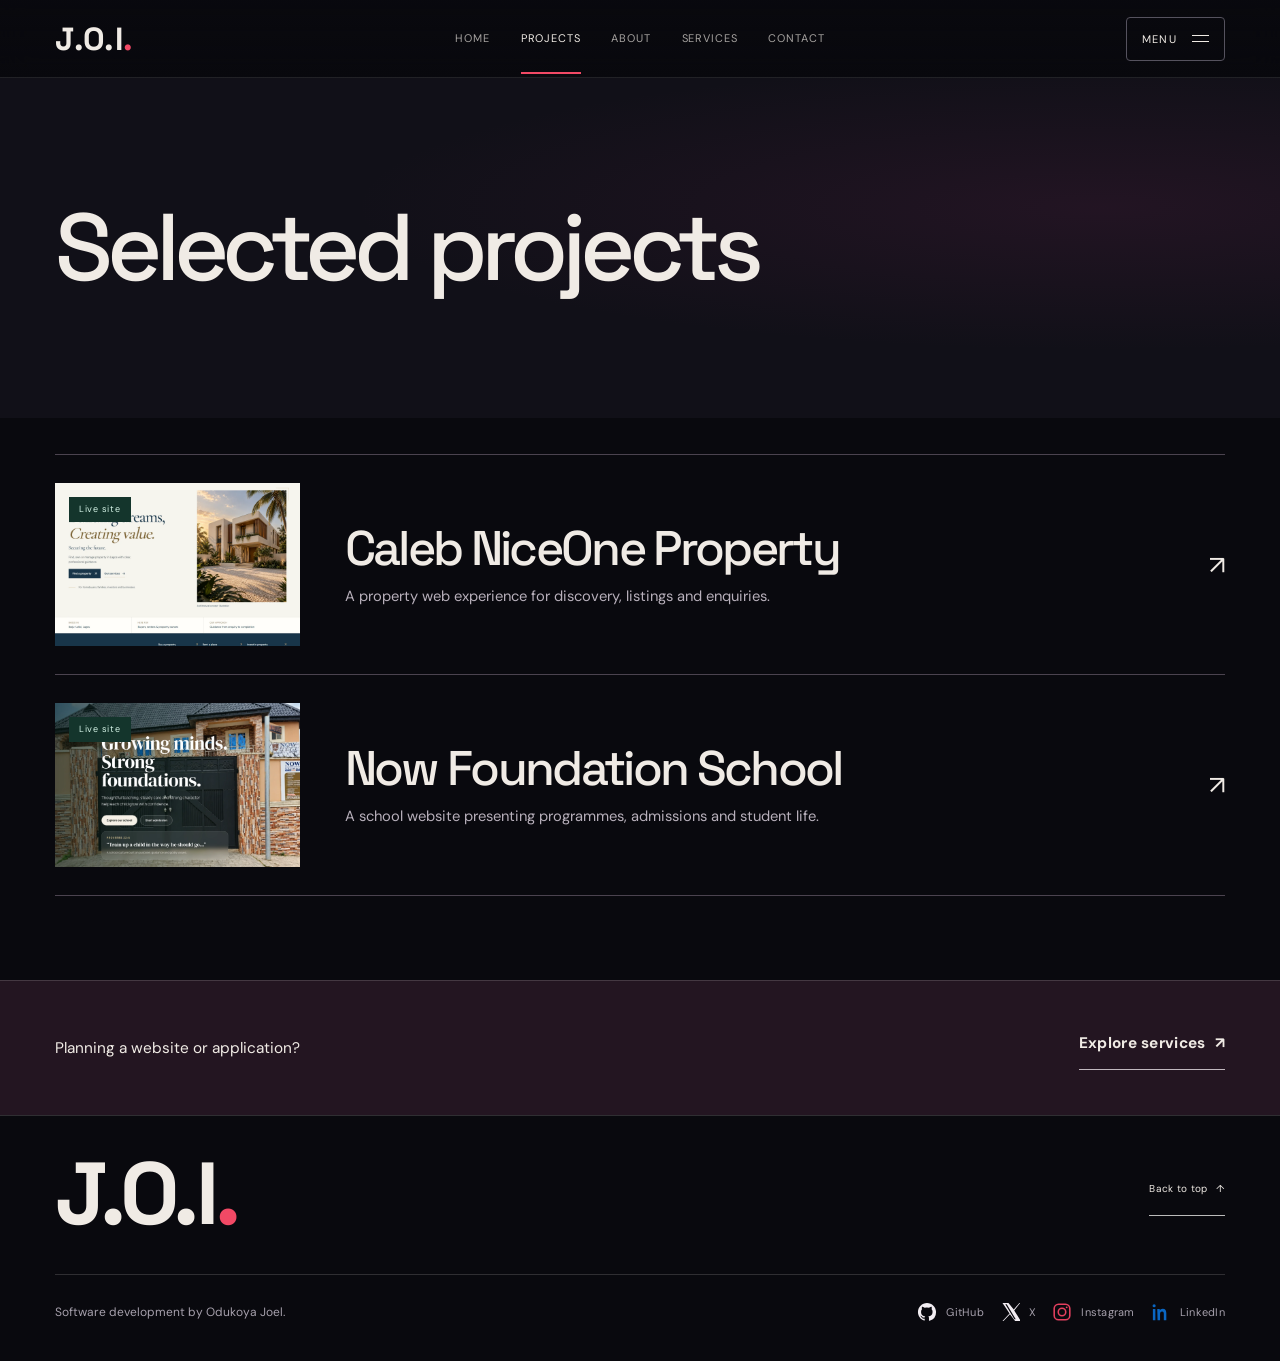
<file: projects.html>
<!doctype html>
<html lang="en" id="top"><head>
<meta charset="utf-8"><meta name="viewport" content="width=device-width, initial-scale=1, viewport-fit=cover">
<meta name="theme-color" content="#09090e"><meta name="description" content="Web and application projects by Odukoya Joel, software developer in Lagos, Nigeria.">
<meta property="og:title" content="Projects | J.O.I."><meta property="og:description" content="Web and application projects by Odukoya Joel, software developer in Lagos, Nigeria."><meta property="og:type" content="website"><meta property="og:site_name" content="J.O.I."><meta property="og:url" content="https://odukoyajoel.name.ng/projects.html"><meta property="og:locale" content="en_NG"><meta property="og:image" content="https://odukoyajoel.name.ng/assets/og-portfolio.png"><meta property="og:image:secure_url" content="https://odukoyajoel.name.ng/assets/og-portfolio.png"><meta property="og:image:type" content="image/png"><meta property="og:image:width" content="1200"><meta property="og:image:height" content="630"><meta property="og:image:alt" content="J.O.I. - Odukoya Joel, software developer in Lagos, Nigeria."><meta name="twitter:card" content="summary_large_image"><meta name="twitter:image" content="https://odukoyajoel.name.ng/assets/og-portfolio.png"><meta name="twitter:image:alt" content="J.O.I. - Odukoya Joel, software developer in Lagos, Nigeria."><meta name="color-scheme" content="dark light">
<title>Projects | J.O.I.</title><link rel="icon" href="favicon.svg" type="image/svg+xml">
<link rel="preconnect" href="https://fonts.googleapis.com"><link rel="preconnect" href="https://fonts.gstatic.com" crossorigin>
<link href="https://fonts.googleapis.com/css2?family=DM+Sans:wght@400;500;600;700&family=Space+Grotesk:wght@400;500;600;700&display=swap" rel="stylesheet">
<link rel="stylesheet" href="styles.css"><script src="js/app.js" defer></script>
</head><body><a class="skip-link" href="#main">Skip to content</a>
<div class="reading-progress" aria-hidden="true"></div>
<header class="site-header" id="site-header"><a class="brand" href="index.html" aria-label="J.O.I. - Home">J.O.I<span class="brand-stop">.</span></a><nav class="desktop-nav" aria-label="Primary navigation"><a href="index.html">Home</a><a href="projects.html" aria-current="page">Projects</a><a href="about.html">About</a><a href="services.html">Services</a><a href="contact.html">Contact</a></nav><div class="header-right"><button type="button" class="menu-toggle" id="menu-toggle" aria-expanded="false" aria-controls="mobile-menu"><span class="menu-word">Menu</span><span class="menu-lines" aria-hidden="true"><i></i><i></i></span></button></div></header>
<noscript><nav class="nojs-nav" aria-label="Navigation without JavaScript"><a href="index.html">Home</a><a href="projects.html">Projects</a><a href="about.html">About</a><a href="services.html">Services</a><a href="contact.html">Contact</a></nav></noscript>
<nav class="mobile-menu" id="mobile-menu" aria-label="Mobile navigation" aria-hidden="true" inert><div class="menu-inner"><div class="menu-pages"><a href="index.html">Home</a><a href="projects.html" aria-current="page">Projects</a><a href="about.html">About</a><a href="services.html">Services</a><a href="contact.html">Contact</a></div><div class="menu-social" aria-label="Social profiles"><a class="social-link" href="https://github.com/Johell111" target="_blank" rel="noopener noreferrer" aria-label="GitHub"><img src="assets/logos/github.svg" alt="" width="20" height="20"><span>GitHub</span></a><a class="social-link" href="https://x.com/JoiXAccount" target="_blank" rel="noopener noreferrer" aria-label="X"><img src="assets/logos/x.svg" alt="" width="20" height="20"><span>X</span></a><a class="social-link" href="https://www.instagram.com/joiinstaaccount/" target="_blank" rel="noopener noreferrer" aria-label="Instagram"><img src="assets/logos/instagram.svg" alt="" width="20" height="20"><span>Instagram</span></a><a class="social-link" href="https://www.linkedin.com/in/joel-odukoya-828a87340/" target="_blank" rel="noopener noreferrer" aria-label="LinkedIn"><img src="assets/logos/linkedin.svg" alt="" width="20" height="20"><span>LinkedIn</span></a></div></div></nav><main id="main" class="interior">
<section class="inner-intro project-intro"><div class="inner-intro-content"><h1>Selected projects</h1></div></section>
<section class="project-index" aria-label="Projects">
<div class="index-projects">
<article class="index-project"><a class="index-image" href="project-caleb.html" aria-label="View Caleb NiceOne Property"><img src="assets/caleb-live-capture.webp" alt="Live homepage screenshot of Caleb NiceOne Property" width="1440" height="1200" loading="lazy"><span class="concept-tag live-tag">Live site</span></a><div class="index-copy"><h2><a href="project-caleb.html">Caleb NiceOne Property</a></h2><p>A property web experience for discovery, listings and enquiries.</p></div><a class="index-open" href="project-caleb.html" aria-label="Open Caleb NiceOne Property"><span aria-hidden="true">&nearr;</span></a></article><article class="index-project"><a class="index-image" href="project-school.html" aria-label="View Now Foundation School"><img src="assets/school-live-capture.webp" alt="Live homepage screenshot of Now Foundation School" width="1440" height="1200" loading="lazy"><span class="concept-tag live-tag">Live site</span></a><div class="index-copy"><h2><a href="project-school.html">Now Foundation School</a></h2><p>A school website presenting programmes, admissions and student life.</p></div><a class="index-open" href="project-school.html" aria-label="Open Now Foundation School"><span aria-hidden="true">&nearr;</span></a></article>
</div></section>
<section class="inline-cta"><span>Planning a website or application?</span><a href="services.html">Explore services <span aria-hidden="true">&nearr;</span></a></section>
</main><footer class="site-footer"><div class="footer-top"><a class="footer-brand" href="index.html" aria-label="J.O.I. - Home">J.O.I<span>.</span></a><a class="back-top" href="#top">Back to top <span aria-hidden="true">&uarr;</span></a></div><div class="footer-bottom"><p>Software development by Odukoya Joel.</p><div class="footer-links" aria-label="Social profiles"><a class="social-link" href="https://github.com/Johell111" target="_blank" rel="noopener noreferrer" aria-label="GitHub"><img src="assets/logos/github.svg" alt="" width="20" height="20"><span>GitHub</span></a><a class="social-link" href="https://x.com/JoiXAccount" target="_blank" rel="noopener noreferrer" aria-label="X"><img src="assets/logos/x.svg" alt="" width="20" height="20"><span>X</span></a><a class="social-link" href="https://www.instagram.com/joiinstaaccount/" target="_blank" rel="noopener noreferrer" aria-label="Instagram"><img src="assets/logos/instagram.svg" alt="" width="20" height="20"><span>Instagram</span></a><a class="social-link" href="https://www.linkedin.com/in/joel-odukoya-828a87340/" target="_blank" rel="noopener noreferrer" aria-label="LinkedIn"><img src="assets/logos/linkedin.svg" alt="" width="20" height="20"><span>LinkedIn</span></a></div></div></footer></body></html>
</file>
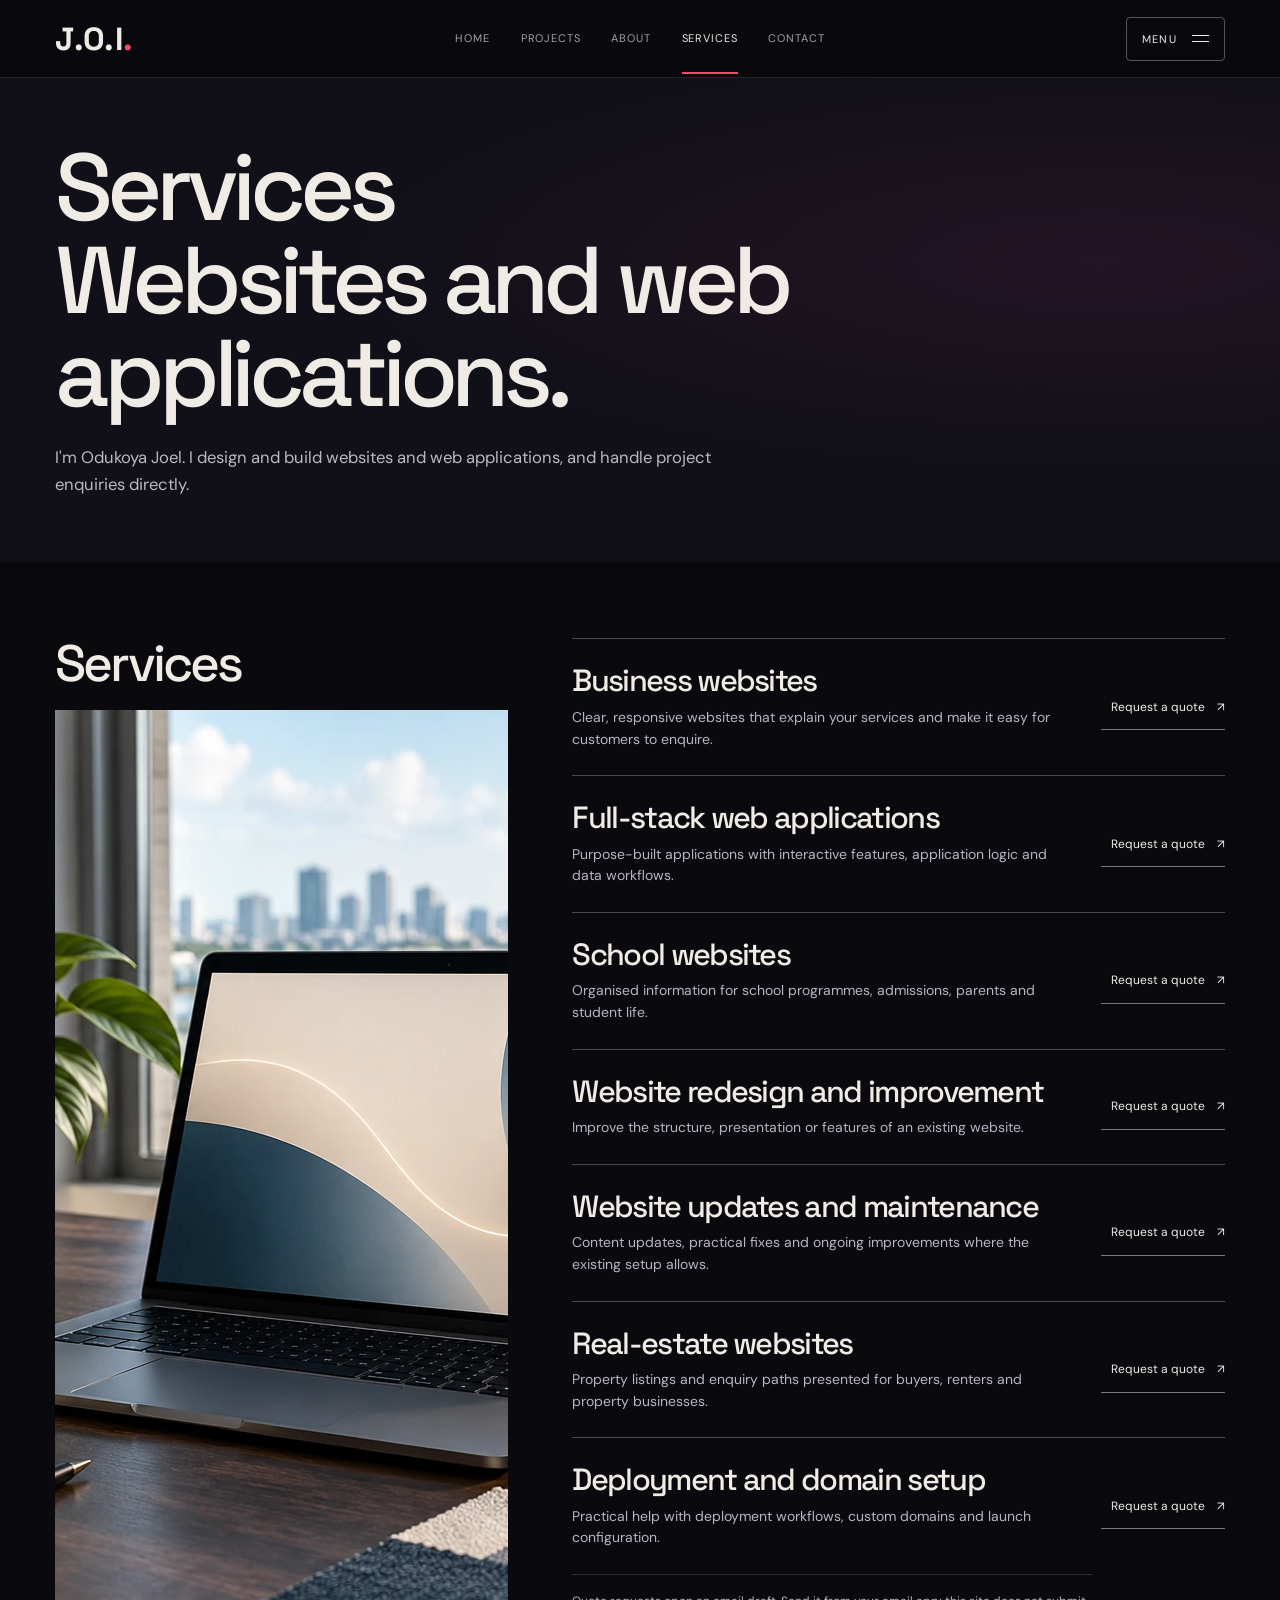
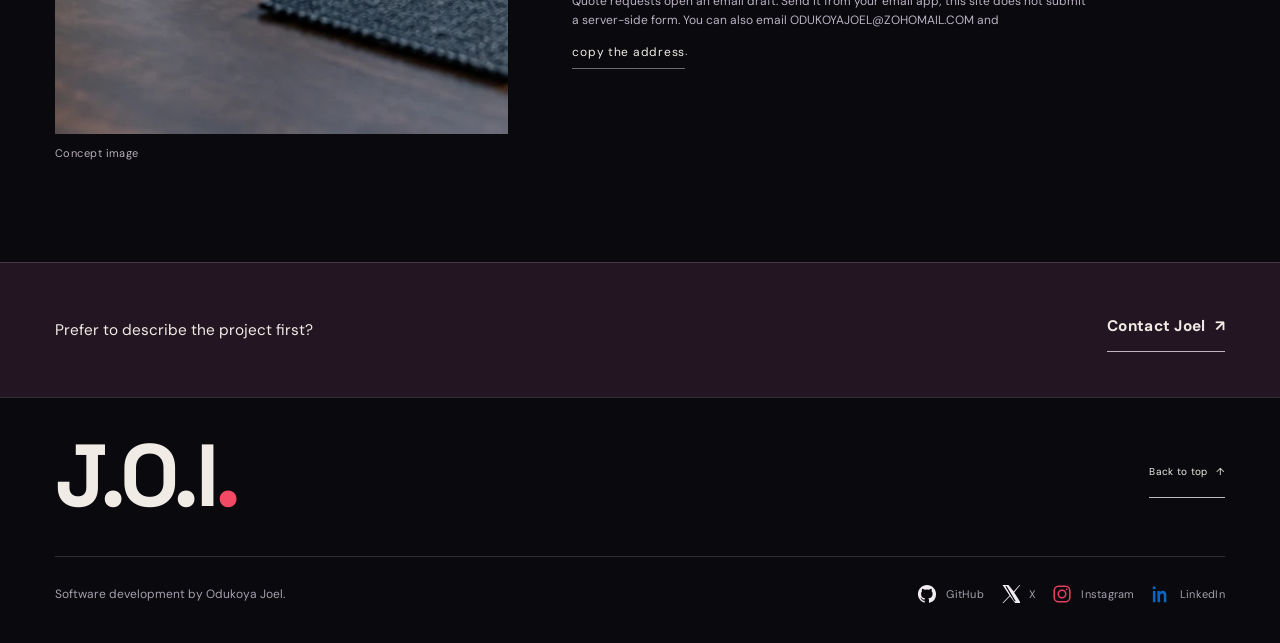
<file: services.html>
<!doctype html>
<html lang="en" id="top"><head>
<meta charset="utf-8"><meta name="viewport" content="width=device-width, initial-scale=1, viewport-fit=cover">
<meta name="theme-color" content="#09090e"><meta name="description" content="Odukoya Joel offers website and web application development for businesses and schools.">
<meta property="og:title" content="Odukoya Joel | Website and Web Application Development"><meta property="og:description" content="Odukoya Joel offers website and web application development for businesses and schools."><meta property="og:type" content="website"><meta property="og:site_name" content="J.O.I."><meta property="og:url" content="https://odukoyajoel.name.ng/services.html"><meta property="og:locale" content="en_NG"><meta property="og:image" content="https://odukoyajoel.name.ng/assets/og-portfolio.png"><meta property="og:image:secure_url" content="https://odukoyajoel.name.ng/assets/og-portfolio.png"><meta property="og:image:type" content="image/png"><meta property="og:image:width" content="1200"><meta property="og:image:height" content="630"><meta property="og:image:alt" content="J.O.I. - Odukoya Joel, software developer in Lagos, Nigeria."><meta name="twitter:card" content="summary_large_image"><meta name="twitter:image" content="https://odukoyajoel.name.ng/assets/og-portfolio.png"><meta name="twitter:image:alt" content="J.O.I. - Odukoya Joel, software developer in Lagos, Nigeria."><meta name="color-scheme" content="dark light">
<title>Odukoya Joel | Website and Web Application Development</title><link rel="icon" href="favicon.svg" type="image/svg+xml">
<link rel="preconnect" href="https://fonts.googleapis.com"><link rel="preconnect" href="https://fonts.gstatic.com" crossorigin>
<link href="https://fonts.googleapis.com/css2?family=DM+Sans:wght@400;500;600;700&family=Space+Grotesk:wght@400;500;600;700&display=swap" rel="stylesheet">
<link rel="stylesheet" href="styles.css"><script src="js/app.js" defer></script>
</head><body><a class="skip-link" href="#main">Skip to content</a>
<div class="reading-progress" aria-hidden="true"></div>
<header class="site-header" id="site-header"><a class="brand" href="index.html" aria-label="J.O.I. - Home">J.O.I<span class="brand-stop">.</span></a><nav class="desktop-nav" aria-label="Primary navigation"><a href="index.html">Home</a><a href="projects.html">Projects</a><a href="about.html">About</a><a href="services.html" aria-current="page">Services</a><a href="contact.html">Contact</a></nav><div class="header-right"><button type="button" class="menu-toggle" id="menu-toggle" aria-expanded="false" aria-controls="mobile-menu"><span class="menu-word">Menu</span><span class="menu-lines" aria-hidden="true"><i></i><i></i></span></button></div></header>
<noscript><nav class="nojs-nav" aria-label="Navigation without JavaScript"><a href="index.html">Home</a><a href="projects.html">Projects</a><a href="about.html">About</a><a href="services.html">Services</a><a href="contact.html">Contact</a></nav></noscript>
<nav class="mobile-menu" id="mobile-menu" aria-label="Mobile navigation" aria-hidden="true" inert><div class="menu-inner"><div class="menu-pages"><a href="index.html">Home</a><a href="projects.html">Projects</a><a href="about.html">About</a><a href="services.html" aria-current="page">Services</a><a href="contact.html">Contact</a></div><div class="menu-social" aria-label="Social profiles"><a class="social-link" href="https://github.com/Johell111" target="_blank" rel="noopener noreferrer" aria-label="GitHub"><img src="assets/logos/github.svg" alt="" width="20" height="20"><span>GitHub</span></a><a class="social-link" href="https://x.com/JoiXAccount" target="_blank" rel="noopener noreferrer" aria-label="X"><img src="assets/logos/x.svg" alt="" width="20" height="20"><span>X</span></a><a class="social-link" href="https://www.instagram.com/joiinstaaccount/" target="_blank" rel="noopener noreferrer" aria-label="Instagram"><img src="assets/logos/instagram.svg" alt="" width="20" height="20"><span>Instagram</span></a><a class="social-link" href="https://www.linkedin.com/in/joel-odukoya-828a87340/" target="_blank" rel="noopener noreferrer" aria-label="LinkedIn"><img src="assets/logos/linkedin.svg" alt="" width="20" height="20"><span>LinkedIn</span></a></div></div></nav><main id="main" class="interior">
<section class="inner-intro services-intro"><div class="inner-intro-content"><h1><span>Services</span><br>Websites and web applications.</h1><p class="services-ownership">I'm Odukoya Joel. I design and build websites and web applications, and handle project enquiries directly.</p></div></section>
<section class="services-board" aria-label="Services">
  <div class="services-lede"><h2>Services</h2><figure class="services-art"><img src="assets/services-concept.webp" alt="Concept image of a digital development workspace" width="1536" height="1024" loading="lazy"><figcaption>Concept image</figcaption></figure></div>
  <div class="services-list"><article><div class="service-copy"><h3>Business websites</h3><p>Clear, responsive websites that explain your services and make it easy for customers to enquire.</p></div><a class="quote-link" href="mailto:ODUKOYAJOEL@ZOHOMAIL.COM?subject=Quote%20request%3A%20Business%20websites">Request a quote <span aria-hidden="true">&nearr;</span></a></article><article><div class="service-copy"><h3>Full-stack web applications</h3><p>Purpose-built applications with interactive features, application logic and data workflows.</p></div><a class="quote-link" href="mailto:ODUKOYAJOEL@ZOHOMAIL.COM?subject=Quote%20request%3A%20Full-stack%20web%20applications">Request a quote <span aria-hidden="true">&nearr;</span></a></article><article><div class="service-copy"><h3>School websites</h3><p>Organised information for school programmes, admissions, parents and student life.</p></div><a class="quote-link" href="mailto:ODUKOYAJOEL@ZOHOMAIL.COM?subject=Quote%20request%3A%20School%20websites">Request a quote <span aria-hidden="true">&nearr;</span></a></article><article><div class="service-copy"><h3>Website redesign and improvement</h3><p>Improve the structure, presentation or features of an existing website.</p></div><a class="quote-link" href="mailto:ODUKOYAJOEL@ZOHOMAIL.COM?subject=Quote%20request%3A%20Website%20redesign%20and%20improvement">Request a quote <span aria-hidden="true">&nearr;</span></a></article><article><div class="service-copy"><h3>Website updates and maintenance</h3><p>Content updates, practical fixes and ongoing improvements where the existing setup allows.</p></div><a class="quote-link" href="mailto:ODUKOYAJOEL@ZOHOMAIL.COM?subject=Quote%20request%3A%20Website%20updates%20and%20maintenance">Request a quote <span aria-hidden="true">&nearr;</span></a></article><article><div class="service-copy"><h3>Real-estate websites</h3><p>Property listings and enquiry paths presented for buyers, renters and property businesses.</p></div><a class="quote-link" href="mailto:ODUKOYAJOEL@ZOHOMAIL.COM?subject=Quote%20request%3A%20Real-estate%20websites">Request a quote <span aria-hidden="true">&nearr;</span></a></article><article><div class="service-copy"><h3>Deployment and domain setup</h3><p>Practical help with deployment workflows, custom domains and launch configuration.</p></div><a class="quote-link" href="mailto:ODUKOYAJOEL@ZOHOMAIL.COM?subject=Quote%20request%3A%20Deployment%20and%20domain%20setup">Request a quote <span aria-hidden="true">&nearr;</span></a></article><p class="quote-note">Quote requests open an email draft. Send it from your email app; this site does not submit a server-side form. You can also email <a href="mailto:ODUKOYAJOEL@ZOHOMAIL.COM">ODUKOYAJOEL@ZOHOMAIL.COM</a> and <button class="copy-email-button" type="button" data-copy-email="ODUKOYAJOEL@ZOHOMAIL.COM" aria-describedby="services-copy-status">copy the address</button>. <span class="copy-email-status" id="services-copy-status" role="status" aria-live="polite"></span></p></div>
</section>
<section class="inline-cta"><span>Prefer to describe the project first?</span><a href="contact.html">Contact Joel <span aria-hidden="true">&nearr;</span></a></section>
</main><footer class="site-footer"><div class="footer-top"><a class="footer-brand" href="index.html" aria-label="J.O.I. - Home">J.O.I<span>.</span></a><a class="back-top" href="#top">Back to top <span aria-hidden="true">&uarr;</span></a></div><div class="footer-bottom"><p>Software development by Odukoya Joel.</p><div class="footer-links" aria-label="Social profiles"><a class="social-link" href="https://github.com/Johell111" target="_blank" rel="noopener noreferrer" aria-label="GitHub"><img src="assets/logos/github.svg" alt="" width="20" height="20"><span>GitHub</span></a><a class="social-link" href="https://x.com/JoiXAccount" target="_blank" rel="noopener noreferrer" aria-label="X"><img src="assets/logos/x.svg" alt="" width="20" height="20"><span>X</span></a><a class="social-link" href="https://www.instagram.com/joiinstaaccount/" target="_blank" rel="noopener noreferrer" aria-label="Instagram"><img src="assets/logos/instagram.svg" alt="" width="20" height="20"><span>Instagram</span></a><a class="social-link" href="https://www.linkedin.com/in/joel-odukoya-828a87340/" target="_blank" rel="noopener noreferrer" aria-label="LinkedIn"><img src="assets/logos/linkedin.svg" alt="" width="20" height="20"><span>LinkedIn</span></a></div></div></footer></body></html>
</file>
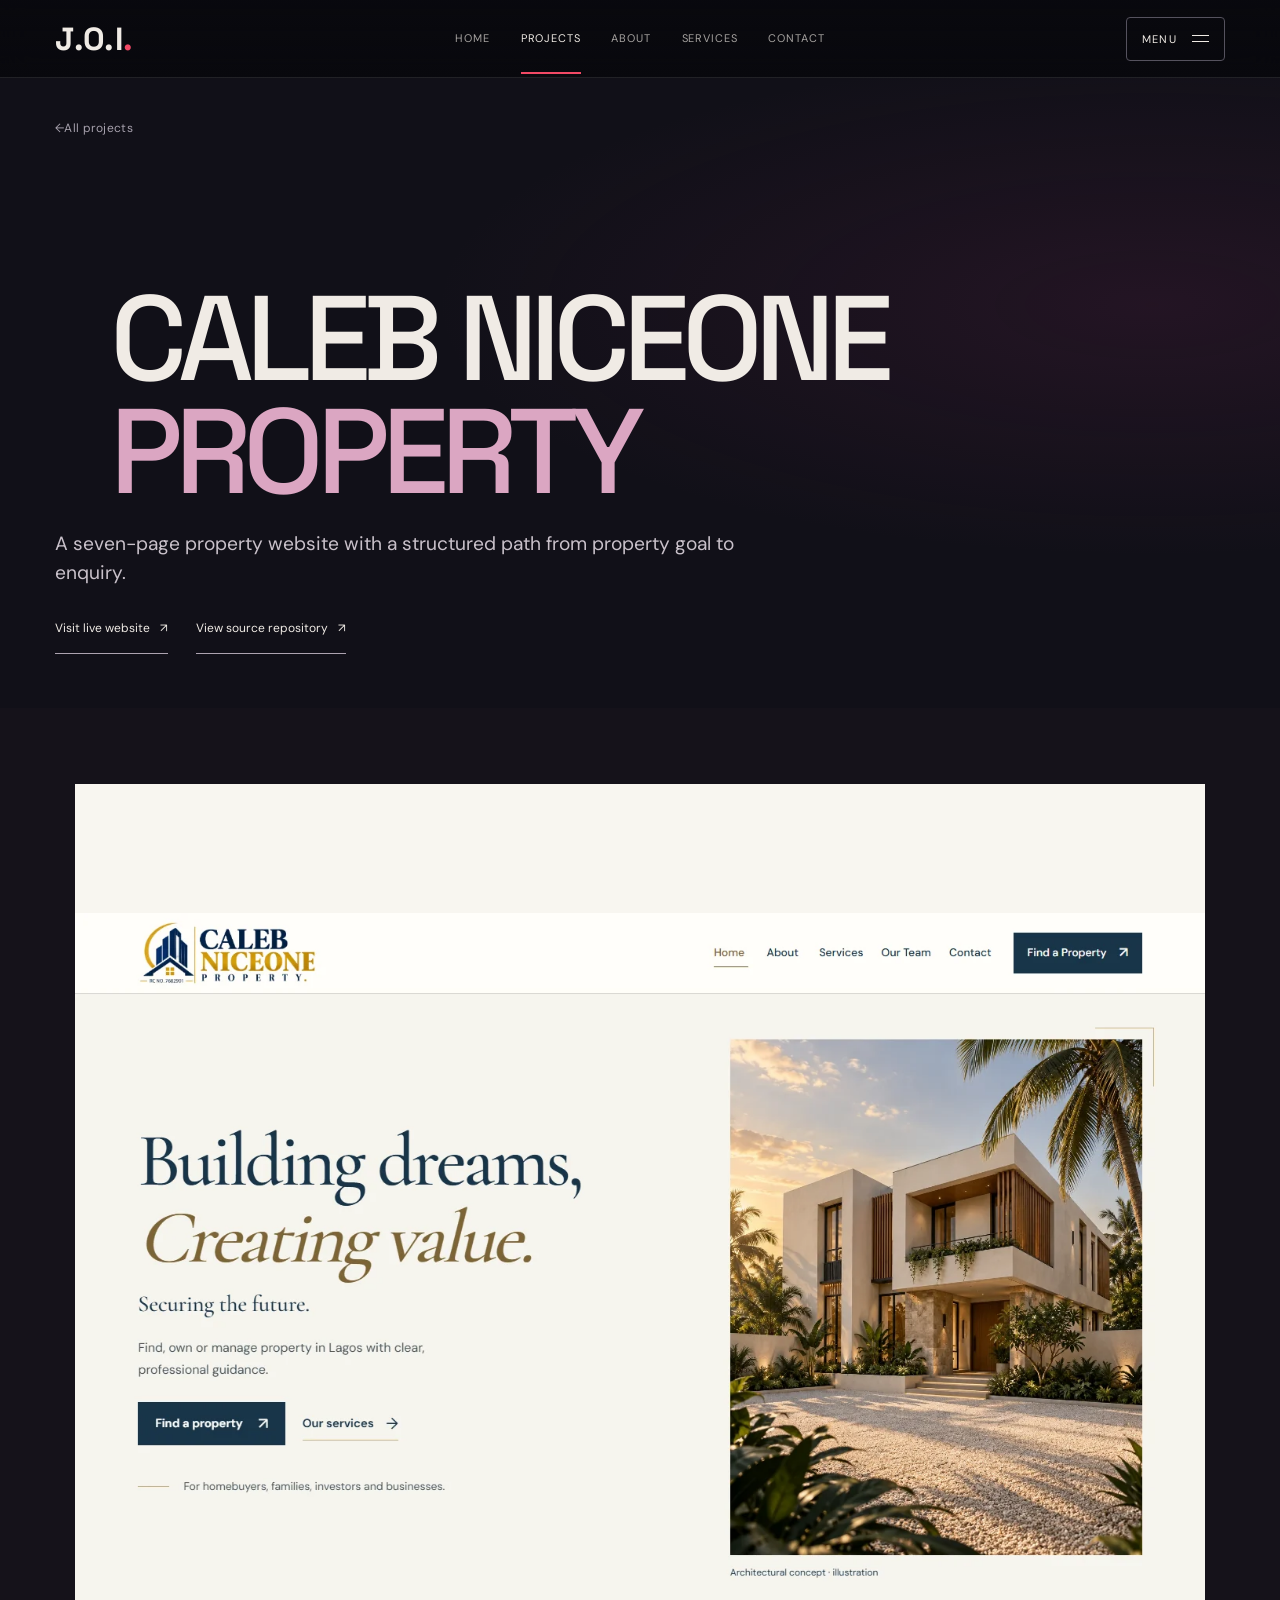
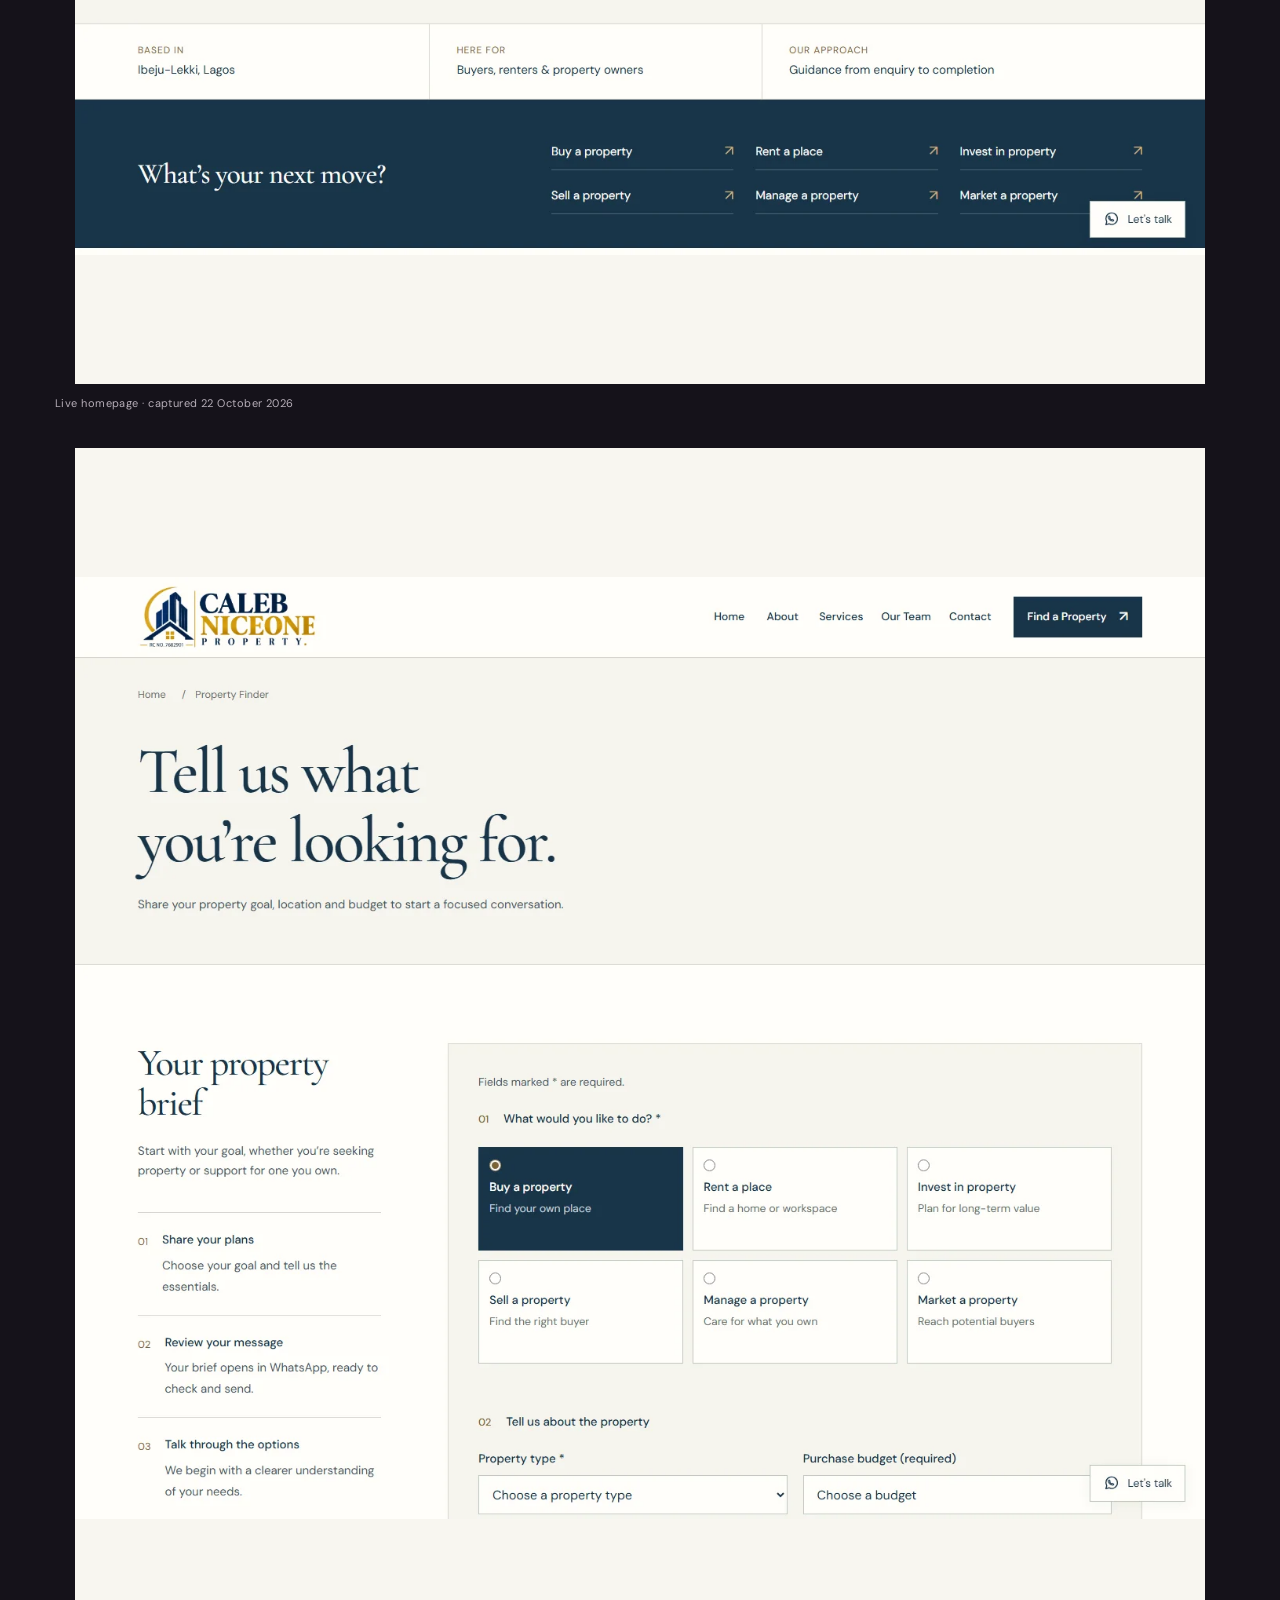
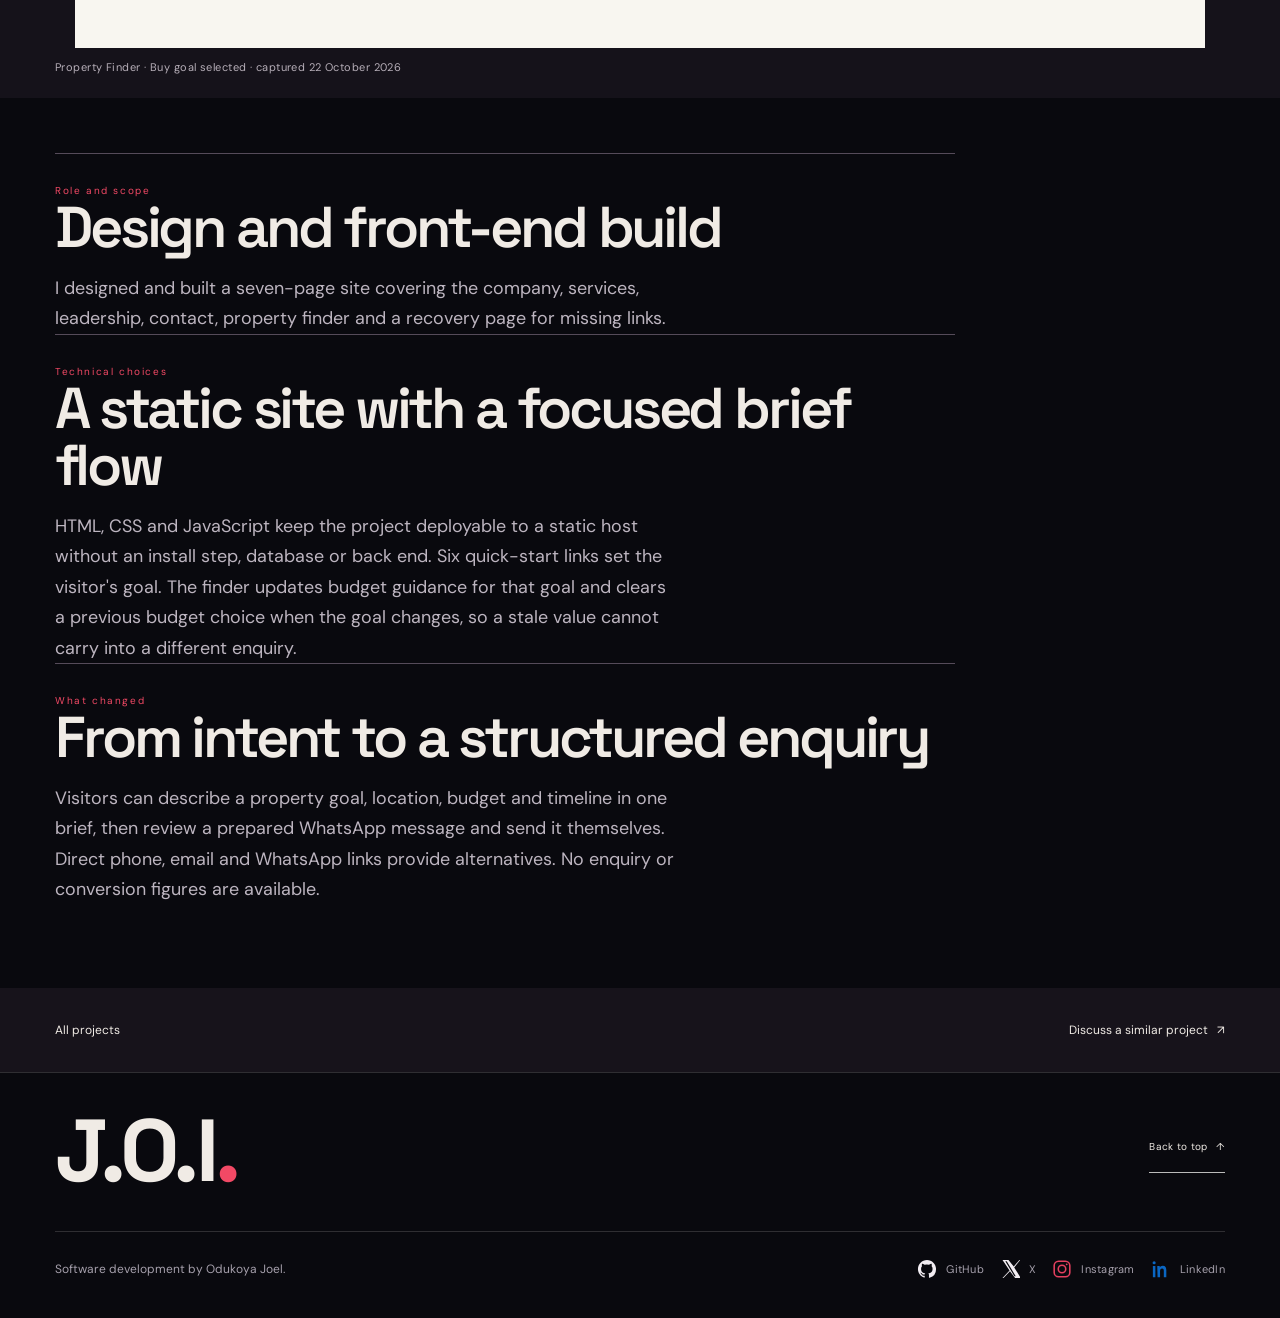
<file: publish/project-caleb.html>
<!doctype html>
<html lang="en" id="top"><head>
<meta charset="utf-8"><meta name="viewport" content="width=device-width, initial-scale=1, viewport-fit=cover">
<meta name="theme-color" content="#09090e"><meta name="description" content="A seven-page static property website with a goal-based Property Finder and visitor-reviewed WhatsApp enquiry flow, built by Odukoya Joel.">
<meta property="og:title" content="Caleb NiceOne Property | Project | J.O.I."><meta property="og:description" content="A seven-page static property website with a goal-based Property Finder and visitor-reviewed WhatsApp enquiry flow, built by Odukoya Joel."><meta property="og:type" content="website"><meta property="og:site_name" content="J.O.I."><meta property="og:url" content="https://odukoyajoel.name.ng/project-caleb.html"><meta property="og:locale" content="en_NG"><meta property="og:image" content="https://odukoyajoel.name.ng/assets/og-portfolio.png"><meta property="og:image:secure_url" content="https://odukoyajoel.name.ng/assets/og-portfolio.png"><meta property="og:image:type" content="image/png"><meta property="og:image:width" content="1200"><meta property="og:image:height" content="630"><meta property="og:image:alt" content="J.O.I. - Odukoya Joel, software developer in Lagos, Nigeria."><meta name="twitter:card" content="summary_large_image"><meta name="twitter:image" content="https://odukoyajoel.name.ng/assets/og-portfolio.png"><meta name="twitter:image:alt" content="J.O.I. - Odukoya Joel, software developer in Lagos, Nigeria."><meta name="color-scheme" content="dark light">
<title>Caleb NiceOne Property | Project | J.O.I.</title><link rel="icon" href="favicon.svg" type="image/svg+xml">
<link rel="preconnect" href="https://fonts.googleapis.com"><link rel="preconnect" href="https://fonts.gstatic.com" crossorigin>
<link href="https://fonts.googleapis.com/css2?family=DM+Sans:wght@400;500;600;700&family=Space+Grotesk:wght@400;500;600;700&display=swap" rel="stylesheet">
<link rel="stylesheet" href="styles.css"><script src="js/app.js" defer></script>
</head><body><a class="skip-link" href="#main">Skip to content</a>
<div class="reading-progress" aria-hidden="true"></div>
<header class="site-header" id="site-header"><a class="brand" href="index.html" aria-label="J.O.I. - Home">J.O.I<span class="brand-stop">.</span></a><nav class="desktop-nav" aria-label="Primary navigation"><a href="index.html">Home</a><a href="projects.html" aria-current="page">Projects</a><a href="about.html">About</a><a href="services.html">Services</a><a href="contact.html">Contact</a></nav><div class="header-right"><button type="button" class="menu-toggle" id="menu-toggle" aria-expanded="false" aria-controls="mobile-menu"><span class="menu-word">Menu</span><span class="menu-lines" aria-hidden="true"><i></i><i></i></span></button></div></header>
<noscript><nav class="nojs-nav" aria-label="Navigation without JavaScript"><a href="index.html">Home</a><a href="projects.html">Projects</a><a href="about.html">About</a><a href="services.html">Services</a><a href="contact.html">Contact</a></nav></noscript>
<nav class="mobile-menu" id="mobile-menu" aria-label="Mobile navigation" aria-hidden="true" inert><div class="menu-inner"><div class="menu-pages"><a href="index.html">Home</a><a href="projects.html" aria-current="page">Projects</a><a href="about.html">About</a><a href="services.html">Services</a><a href="contact.html">Contact</a></div><div class="menu-social" aria-label="Social profiles"><a class="social-link" href="https://github.com/Johell111" target="_blank" rel="noopener noreferrer" aria-label="GitHub"><img src="assets/logos/github.svg" alt="" width="20" height="20"><span>GitHub</span></a><a class="social-link" href="https://x.com/JoiXAccount" target="_blank" rel="noopener noreferrer" aria-label="X"><img src="assets/logos/x.svg" alt="" width="20" height="20"><span>X</span></a><a class="social-link" href="https://www.instagram.com/joiinstaaccount/" target="_blank" rel="noopener noreferrer" aria-label="Instagram"><img src="assets/logos/instagram.svg" alt="" width="20" height="20"><span>Instagram</span></a><a class="social-link" href="https://www.linkedin.com/in/joel-odukoya-828a87340/" target="_blank" rel="noopener noreferrer" aria-label="LinkedIn"><img src="assets/logos/linkedin.svg" alt="" width="20" height="20"><span>LinkedIn</span></a></div></div></nav><main id="main" class="interior">
<section class="case-intro">
  <a href="projects.html" class="mini-home"><span aria-hidden="true">&larr;</span> All projects</a>
  <div class="case-title"><h1>CALEB NICEONE<br><span>PROPERTY</span></h1><p class="intro-lead">A seven-page property website with a structured path from property goal to enquiry.</p><div class="case-actions"><a href="https://calebniceoneproperty.com" target="_blank" rel="noopener noreferrer">Visit live website <span aria-hidden="true">&nearr;</span></a><a href="https://github.com/Johell111/Caleb_NiceOne_Property_Refined" target="_blank" rel="noopener noreferrer">View source repository <span aria-hidden="true">&nearr;</span></a></div></div>
</section>
<section class="case-feature" aria-label="Screenshots of the live Caleb NiceOne Property website"><figure><img class="live-capture" src="assets/caleb-live-capture.webp" alt="Live homepage screenshot of Caleb NiceOne Property, showing the primary navigation, property search call to action, and visitor enquiry options" width="1440" height="1200"><figcaption>Live homepage · captured 22 October 2026</figcaption></figure><figure><img class="live-capture" src="assets/caleb-finder-capture.webp" alt="Property Finder screenshot with Buy selected, six property goals, and the beginning of the property brief form" width="1440" height="1200"><figcaption>Property Finder · Buy goal selected · captured 22 October 2026</figcaption></figure></section>
<section class="case-story" aria-label="Project details"><div class="case-story-main">
  <article class="case-unit"><span>Role and scope</span><h2>Design and front-end build</h2><p>I designed and built a seven-page site covering the company, services, leadership, contact, property finder and a recovery page for missing links.</p></article>
  <article class="case-unit"><span>Technical choices</span><h2>A static site with a focused brief flow</h2><p>HTML, CSS and JavaScript keep the project deployable to a static host without an install step, database or back end. Six quick-start links set the visitor's goal. The finder updates budget guidance for that goal and clears a previous budget choice when the goal changes, so a stale value cannot carry into a different enquiry.</p></article>
  <article class="case-unit"><span>What changed</span><h2>From intent to a structured enquiry</h2><p>Visitors can describe a property goal, location, budget and timeline in one brief, then review a prepared WhatsApp message and send it themselves. Direct phone, email and WhatsApp links provide alternatives. No enquiry or conversion figures are available.</p></article>
</div></section>
<section class="case-next"><a href="projects.html">All projects</a><a href="services.html">Discuss a similar project <span aria-hidden="true">&nearr;</span></a></section>
</main><footer class="site-footer"><div class="footer-top"><a class="footer-brand" href="index.html" aria-label="J.O.I. - Home">J.O.I<span>.</span></a><a class="back-top" href="#top">Back to top <span aria-hidden="true">&uarr;</span></a></div><div class="footer-bottom"><p>Software development by Odukoya Joel.</p><div class="footer-links" aria-label="Social profiles"><a class="social-link" href="https://github.com/Johell111" target="_blank" rel="noopener noreferrer" aria-label="GitHub"><img src="assets/logos/github.svg" alt="" width="20" height="20"><span>GitHub</span></a><a class="social-link" href="https://x.com/JoiXAccount" target="_blank" rel="noopener noreferrer" aria-label="X"><img src="assets/logos/x.svg" alt="" width="20" height="20"><span>X</span></a><a class="social-link" href="https://www.instagram.com/joiinstaaccount/" target="_blank" rel="noopener noreferrer" aria-label="Instagram"><img src="assets/logos/instagram.svg" alt="" width="20" height="20"><span>Instagram</span></a><a class="social-link" href="https://www.linkedin.com/in/joel-odukoya-828a87340/" target="_blank" rel="noopener noreferrer" aria-label="LinkedIn"><img src="assets/logos/linkedin.svg" alt="" width="20" height="20"><span>LinkedIn</span></a></div></div></footer></body></html>
</file>
<file: styles.css>
:root {
  --ink: #09090e;;
  --paper: #f0ebe5;;
  --blood: #f24965;;
  --violet: #a38aff;;
  --muted: #9e9da8;;
  --line: rgba(241,237,232,.16);;
  --ui: 'DM Sans',Arial,sans-serif;;
  --display: 'Space Grotesk','Arial Narrow',Arial,sans-serif;;
  --edge: clamp(21px,5.1vw,94px);;
  --max: 1800px;;
}
* , *::before , *::after {
  box-sizing: border-box;;
}
html {
  scroll-behavior: smooth;;
  scroll-padding-top: 90px;;
}
body {
  margin: 0;;
  min-width: 320px;;
  background: var(--ink);;
  color: var(--paper);;
  font-family: var(--ui);;
  -webkit-font-smoothing: antialiased;;
}
body.menu-open {
  overflow: hidden;;
}
a {
  color: inherit;;
  text-decoration: none;;
}
button , input , select , textarea {
  font: inherit;;
}
button {
  color: inherit;;
  cursor: pointer;;
}
img {
  display: block;;
  width: 100%;;
  max-width: 100%;;
}
::selection {
  background: #f24965;;
  color: #100c10;;
}
:focus-visible {
  outline: 2px solid var(--blood);;
  outline-offset: 5px;;
}
button , select , input , textarea {
  -webkit-tap-highlight-color: transparent;;
}
h1 , h2 , h3 , p {
  margin-top: 0;;
}
.skip-link {
  position: fixed;;
  top: -75px;;
  left: 15px;;
  z-index: 999;;
  background: white;;
  color: #111;;
  padding: 12px 17px;;
}
.skip-link:focus {
  top: 15px;;
}
.reading-progress {
  height: 2px;;
  position: fixed;;
  z-index: 110;;
  top: 0;;
  left: 0;;
  right: 100%;;
  background: var(--blood);;
  pointer-events: none;;
  transform-origin: left;;
}
.site-header {
  position: fixed;;
  z-index: 100;;
  top: 0;;
  left: 0;;
  right: 0;;
  height: 78px;;
  display: grid;;
  grid-template-columns: 1fr auto 1fr;;
  align-items: center;;
  padding: 0 var(--edge);;
  border-bottom: 1px solid rgba(255,255,255,.1);;
  background: linear-gradient(180deg,rgba(9,9,14,.93),rgba(9,9,14,.57));;
  backdrop-filter: blur(16px);;
  -webkit-backdrop-filter: blur(16px);;
}
.brand {
  position: relative;;
  z-index: 102;;
  font-family: var(--display);;
  font-size: 32px;;
  font-weight: 700;;
  letter-spacing: -.09em;;
  line-height: 1;;
}
.brand-stop , .footer-brand span {
  color: var(--blood);;
}
.desktop-nav {
  display: flex;;
  gap: clamp(24px,2.4vw,48px);;
  font-size: 11px;;
  letter-spacing: .12em;;
  text-transform: uppercase;;
}
.desktop-nav a {
  opacity: .68;;
  transition: opacity .2s;;
}
.desktop-nav a:hover , .desktop-nav a[aria-current=page] {
  opacity: 1;;
}
.desktop-nav a[aria-current=page]::after {
  content: '';;
  display: block;;
  height: 2px;;
  width: 100%;;
  background: var(--blood);;
  position: relative;;
  top: 27px;;
}
.header-right {
  justify-self: end;;
  display: flex;;
  gap: 26px;;
  align-items: center;;
}
.menu-toggle {
  position: relative;;
  z-index: 102;;
  display: flex;;
  align-items: center;;
  justify-content: center;;
  gap: 15px;;
  background: transparent;;
  border: 1px solid #55525e;;
  padding: 10px 15px;;
  border-radius: 4px;;
  min-height: 42px;;
  font-size: 11px;;
  text-transform: uppercase;;
  letter-spacing: .12em;;
}
.menu-lines {
  display: flex;;
  flex-direction: column;;
  gap: 5px;;
}
.menu-lines i {
  width: 17px;;
  height: 1px;;
  background: currentColor;;
  display: block;;
  transition: transform .35s;;
}
.menu-open .menu-lines i:first-child {
  transform: translateY(3px) rotate(45deg);;
}
.menu-open .menu-lines i:last-child {
  transform: translateY(-3px) rotate(-45deg);;
}
.mobile-menu {
  position: fixed;;
  z-index: 99;;
  inset: 0;;
  background: #110f18;;
  visibility: hidden;;
  opacity: 0;;
  transform: translateY(-16px);;
  transition: opacity .33s,transform .33s,visibility .33s;;
  overflow: auto;;
}
.mobile-menu.is-open {
  visibility: visible;;
  opacity: 1;;
  transform: none;;
}
.menu-inner {
  width: min(1100px,100%);;
  padding: clamp(110px,17vh,166px) var(--edge) 48px;;
  margin: auto;;
}
.menu-inner>a {
  display: flex;;
  align-items: baseline;;
  border-bottom: 1px solid rgba(255,255,255,.15);;
  padding: 12px 0;;
  gap: 22px;;
  font-size: clamp(48px,8vw,104px);;
  font-family: var(--display);;
  line-height: 1.05;;
  font-weight: 700;;
  letter-spacing: -.075em;;
}
.menu-inner>a:hover {
  color: var(--blood);;
}
.menu-social {
  display: flex;;
  flex-wrap: wrap;;
  gap: 16px 28px;;
  margin-top: 35px;;
  font-size: 11px;;
  letter-spacing: .13em;;
}
.hero {
  min-height: 760px;;
  min-height: 100svh;;
  position: relative;;
  display: flex;;
  flex-direction: column;;
  justify-content: space-between;;
  isolation: isolate;;
  overflow: hidden;;
  background: radial-gradient(ellipse 45% 65% at 74% 42%,rgba(60,31,92,.27),transparent),radial-gradient(ellipse 34% 36% at 62% 18%,rgba(90,13,44,.22),transparent),#09090e;;
  padding-top: 78px;;
}
.hero-grid , .endgame-grid {
  position: absolute;;
  z-index: -1;;
  inset: 0;;
  pointer-events: none;;
  background-image: linear-gradient(to right,rgba(255,255,255,.035) 1px,transparent 1px),linear-gradient(to bottom,rgba(255,255,255,.03) 1px,transparent 1px);;
  background-size: calc(100% / 12) 100%,100% 16.66%;;
  mask-image: linear-gradient(90deg,transparent,#000 40%,#000 95%);;
}
.hero-light {
  position: absolute;;
  z-index: -1;;
  inset: 0;;
  background: linear-gradient(180deg,transparent 68%,rgba(9,9,14,.65));;
}
.light-field {
  position: absolute;
  z-index: 1;
  inset: 0;
  overflow: hidden;
  pointer-events: none;
  background: radial-gradient(ellipse 60% 65% at 62% 30%,rgba(88,42,135,.2),transparent 80%),radial-gradient(ellipse 55% 50% at 40% 75%,rgba(13,95,96,.16),transparent 80%);
}
.light-field::after {
  content: "";
  position: absolute;
  z-index: 2;
  inset: 0;
  background: linear-gradient(90deg,rgba(9,9,14,.42),rgba(9,9,14,.12) 46%,rgba(9,9,14,.5)),linear-gradient(0deg,#09090e,transparent 24%);
}
.light-band {
  position: absolute;
  display: block;
  left: -10%;
  width: 120%;
  height: 52%;
  transform-origin: center;
  transform: rotate(var(--band-angle));
  mix-blend-mode: screen;
  opacity: .9;
}
.light-band-violet {
  --band-angle: -22deg;
  --band-duration: 18s;
  --band-delay: -4s;
  --band-echo-delay: -13s;
  --band-direction: normal;
  top: 4%;
  background: radial-gradient(ellipse 30% 27% at 63% 50%,rgba(180,119,255,.84),rgba(143,78,225,.38) 48%,transparent 100%),radial-gradient(ellipse 44% 36% at 45% 50%,rgba(132,67,217,.4),rgba(91,39,160,.17) 48%,transparent 100%);
}
.light-band-coral {
  --band-angle: -18deg;
  --band-duration: 22s;
  --band-delay: -7s;
  --band-echo-delay: -18s;
  --band-direction: reverse;
  top: 28%;
  background: radial-gradient(ellipse 29% 25% at 37% 50%,rgba(255,139,124,.78),rgba(235,99,111,.34) 48%,transparent 100%),radial-gradient(ellipse 44% 35% at 55% 50%,rgba(216,91,117,.36),rgba(147,53,97,.16) 48%,transparent 100%);
}
.light-band-teal {
  --band-angle: -25deg;
  --band-duration: 26s;
  --band-delay: -16s;
  --band-echo-delay: -3s;
  --band-direction: normal;
  top: 51%;
  background: radial-gradient(ellipse 31% 27% at 63% 50%,rgba(92,225,212,.76),rgba(49,171,176,.32) 48%,transparent 100%),radial-gradient(ellipse 44% 36% at 45% 50%,rgba(36,149,159,.38),rgba(25,89,116,.16) 48%,transparent 100%);
}
.light-band-echo {
  opacity: 0;
}
.light-texture {
  position: absolute;
  z-index: 1;
  inset: 0;
  background-image: radial-gradient(circle,rgba(244,236,255,.2) .5px,transparent .75px),radial-gradient(circle,rgba(244,236,255,.14) .5px,transparent .75px);
  background-size: 7px 7px,11px 11px;
  background-position: 0 0,4px 5px;
  opacity: .14;
}
/* The atmospheric light bands start automatically, including without JavaScript. */
@media (prefers-reduced-motion:no-preference) {
  .light-band {
    animation: light-sweep var(--band-duration) linear var(--band-delay) infinite var(--band-direction);
    will-change: transform,opacity;
  }
  .light-band-echo {
    animation-delay: var(--band-echo-delay);
  }
}
/* Staggered copies overlap; each reset happens at zero opacity. */
@keyframes light-sweep {
  0% {
    transform: translate3d(-66%,18%,0) rotate(var(--band-angle));
    opacity: 0;
  }
  14%,86% { opacity: .9; }
  100% {
    transform: translate3d(66%,-18%,0) rotate(var(--band-angle));
    opacity: 0;
  }
}
.hero-title-wrap {
  position: relative;;
  z-index: 3;;
  width: 100%;;
  padding: clamp(70px,12vh,160px) var(--edge) clamp(44px,9vh,110px);;
  pointer-events: none;;
}
.hero-name {
  font-family: var(--display);;
  font-size: clamp(86px,14vw,265px);;
  line-height: .79;;
  letter-spacing: -.09em;;
  margin: 18px 0 32px;;
  font-weight: 700;;
  white-space: nowrap;;
}
.hero-name-line {
  display: block;;
}
.accent-name {
  color: var(--paper);;
  margin-left: 14%;;
}
.period {
  color: var(--blood);;
}
.round-link {
  display: inline-flex;;
  align-items: center;;
  gap: 40px;;
  font-size: 12px;;
  text-transform: uppercase;;
  letter-spacing: .08em;;
  border-bottom: 1px solid #aaa;;
  padding: 13px 0;;
}
.round-link span {
  font-size: 20px;;
  transition: transform .2s;;
}
.round-link:hover span , .text-arrow:hover span {
  transform: translate(3px,-3px);;
}
.hero-bottomline {
  position: relative;;
  z-index: 3;;
  display: flex;;
  justify-content: space-between;;
  padding: 18px var(--edge) 25px;;
  border-top: 1px solid var(--line);;
  font-size: 10px;;
  letter-spacing: .15em;;
}
.hero-bottomline a:hover {
  color: var(--blood);;
}
.underlined-link {
  border-bottom: 1px solid currentColor;;
  padding-bottom: 10px;;
  display: inline-flex;;
  justify-content: space-between;;
  gap: 25px;;
  white-space: nowrap;;
  font-size: 11px;;
  font-weight: 700;;
  letter-spacing: .12em;;
}
.work {
  padding-top: 50px;;
  background: #0e0c12;;
}
.work-headline {
  display: flex;;
  justify-content: space-between;;
  align-items: flex-end;;
  padding: 45px var(--edge) clamp(45px,7vw,110px);;
  gap: 25px;;
}
.work-headline h2 , .craft-heading h2 {
  font-family: var(--display);;
  font-size: clamp(66px,10vw,166px);;
  line-height: .88;;
  letter-spacing: -.09em;;
  margin: 0;;
}
.work-headline h2 span {
  color: #ca9dff;;
}
.work-list {
  max-width: var(--max);;
  margin: auto;;
  padding: 0 var(--edge);;
}
.work-item {
  display: grid;;
  grid-template-columns: minmax(0,1.23fr) minmax(0,1fr);;
  min-height: 540px;;
  border-top: 1px solid var(--line);;
  align-items: stretch;;
}
.work-item-flip .work-visual {
  order: 2;;
}
.work-visual {
  position: relative;;
  overflow: hidden;;
  display: grid;;
  place-items: center;;
  min-height: 520px;;
  margin: 30px 0;;
  background: radial-gradient(ellipse at 75% 45%,#3a214d,transparent 65%),#241c2d;;
}
.work-visual:before {
  content: '';;
  position: absolute;;
  inset: 0;;
  background: linear-gradient(110deg,rgba(255,255,255,.06),transparent 40%),repeating-linear-gradient(0deg,transparent 0 43px,rgba(255,255,255,.024) 44px 45px);;
  pointer-events: none;;
}
.work-visual img {
  width: 75%;;
  height: 68%;;
  object-fit: contain;;
  filter: drop-shadow(0 55px 40px rgba(0,0,0,.5));;
  transform: perspective(1000px) rotateY(-6deg) rotateX(3deg);;
  transition: transform .65s cubic-bezier(.2,.7,.2,1);;
}
.work-item-flip .work-visual img {
  transform: perspective(1000px) rotateY(6deg) rotateX(3deg);;
}
.work-visual:hover img , .work-visual:focus-visible img , .work-item-flip .work-visual:hover img {
  transform: perspective(1000px) rotateY(0) rotateX(0) scale(1.06);;
}
.work-detail {
  padding: clamp(35px,5vw,85px);;
  display: flex;;
  flex-direction: column;;
  justify-content: center;;
}
.work-detail h3 {
  font-size: clamp(46px,4.7vw,89px);;
  font-family: var(--display);;
  line-height: .96;;
  letter-spacing: -.08em;;
  margin: 30px 0;;
  font-weight: 600;;
}
.work-detail h3 span {
  font-size: .5em;;
  color: var(--blood);;
  white-space: nowrap;;
}
.work-detail p {
  line-height: 1.7;;
  color: #b2aeba;;
  max-width: 400px;;
  font-size: clamp(14px,1.05vw,17px);;
}
.text-arrow {
  font-size: 11px;;
  letter-spacing: .17em;;
  margin-top: 30px;;
  display: flex;;
  justify-content: space-between;;
  gap: 30px;;
  max-width: 230px;;
  padding: 10px 0;;
  border-bottom: 1px solid #77717f;;
}
.text-arrow span {
  transition: transform .2s;;
}
.all-work {
  border-top: 1px solid var(--line);;
  border-bottom: 1px solid var(--line);;
  padding: 36px var(--edge);;
  display: flex;;
  justify-content: space-between;;
  max-width: var(--max);;
  margin: 15px auto 0;;
  font-size: 12px;;
  letter-spacing: .16em;;
  transition: background .2s;;
}
.all-work:hover {
  background: #251527;;
}
.all-work>span:last-child {
  font-size: 24px;;
}
.craft {
  background: #0d0b13;;
  padding-top: 90px;;
}
.craft-layout {
  max-width: var(--max);;
  padding: 75px var(--edge) 100px;;
  display: grid;;
  grid-template-columns: 1fr 1fr;;
  gap: clamp(30px,8vw,160px);;
  margin: auto;;
}
.craft-heading h2 em {
  font-style: normal;;
  color: var(--blood);;
}
.craft-heading>p {
  max-width: 340px;;
  line-height: 1.7;;
  color: #c1b9c6;;
  margin-top: 42px;;
}
.craft-steps article {
  border-bottom: 1px solid #474049;;
  padding: 26px 0 33px;;
}
.craft-steps article:first-child {
  border-top: 1px solid #474049;;
}
.craft-steps span {
  color: var(--blood);;
  font-size: 10px;;
  letter-spacing: .15em;;
}
.craft-steps h3 {
  font-size: clamp(24px,2vw,35px);;
  font-weight: 500;;
  letter-spacing: -.05em;;
  margin: 18px 0 8px;;
}
.craft-steps p {
  color: #a5a0af;;
  line-height: 1.5;;
  font-size: 14px;;
  margin: 0;;
}
.stack-line {
  border-top: 1px solid var(--line);;
  max-width: var(--max);;
  margin: auto;;
  padding: 33px var(--edge) 55px;;
}
.stack-line span {
  font-size: 10px;;
  letter-spacing: .15em;;
  color: #a8a0b1;;
}
.stack-line p {
  font-size: clamp(19px,2vw,33px);;
  font-family: var(--display);;
  line-height: 1.55;;
  margin: 13px 0 0;;
}
.stack-line b {
  font-weight: 400;;
  color: var(--blood);;
}
.endgame {
  min-height: 650px;;
  position: relative;;
  isolation: isolate;;
  display: flex;;
  flex-direction: column;;
  align-items: flex-start;;
  padding: 38px var(--edge);;
  background: radial-gradient(ellipse at 80% 95%,#9d2945,transparent 42%),radial-gradient(ellipse at 35% 40%,#48204c,transparent 65%),#1e0b18;;
  overflow: hidden;;
}
.endgame-grid {
  background-size: calc(100% / 10) 100%,100% 20%;;
  opacity: .65;;
}
.endgame h2 {
  font-family: var(--display);;
  font-size: clamp(84px,14vw,235px);;
  line-height: .82;;
  letter-spacing: -.1em;;
  margin: 0 0 55px;;
  font-weight: 700;;
}
.endgame h2 i {
  font-style: normal;;
  color: #f5aaa6;;
}
.endgame-link {
  display: flex;;
  align-items: center;;
  justify-content: space-between;;
  gap: 65px;;
  background: var(--paper);;
  color: #1b121a;;
  padding: 19px 24px;;
  min-width: 245px;;
  font-size: 12px;;
  font-weight: 700;;
  letter-spacing: .1em;;
  transition: background .2s;;
}
.endgame-link:hover {
  background: #e9abbc;;
}
.endgame-link span {
  font-size: 21px;;
}
.site-footer {
  padding: 48px var(--edge) 38px;;
  background: #09090e;;
  border-top: 1px solid var(--line);;
}
.footer-top {
  display: flex;;
  justify-content: space-between;;
  align-items: start;;
  margin-bottom: 85px;;
}
.footer-brand {
  font-family: var(--display);;
  font-size: clamp(65px,10vw,140px);;
  letter-spacing: -.13em;;
  font-weight: 700;;
  line-height: 1;;
}
.back-top {
  font-size: 10px;;
  letter-spacing: .16em;;
  border-bottom: 1px solid #bbb;;
  padding-bottom: 9px;;
}
.footer-bottom {
  padding-top: 22px;;
  border-top: 1px solid var(--line);;
  display: flex;;
  justify-content: space-between;;
  gap: 20px;;
  font-size: 10px;;
  letter-spacing: .07em;;
  color: #a6a0ac;;
}
.footer-links {
  display: flex;;
  gap: 18px;;
  flex-wrap: wrap;;
}
.footer-links a:hover {
  color: white;;
}
/* Inner-page art direction */
.interior {
  min-height: 70vh;;
  padding-top: 78px;;
}
.inner-intro , .case-intro {
  position: relative;;
  background: radial-gradient(ellipse at 90% 36%,rgba(113,39,84,.19),transparent 44%),#111018;;
  min-height: 640px;;
  display: flex;;
  flex-direction: column;;
}
.mini-home {
  font-size: 10px;;
  letter-spacing: .14em;;
  color: #a7a1ad;;
}
.mini-home:hover {
  color: white;;
}
.inner-intro-content {
  padding: 75px var(--edge);;
  margin: auto 0;;
}
.inner-intro h1 , .case-intro h1 , .not-found h1 {
  font: 700 clamp(72px,10vw,182px)/.88 var(--display);;
  letter-spacing: -.092em;;
  margin: 0 0 32px;;
}
.inner-intro h1 em , .case-intro h1 em , .not-found h1 em {
  color: var(--blood);;
  font-style: normal;;
}
.intro-lead {
  font-size: clamp(17px,1.6vw,25px);;
  line-height: 1.5;;
  max-width: 770px;;
  color: #cac2cc;;
  margin: 24px 0 0;;
}
.about-editorial {
  display: grid;;
  grid-template-columns: 1fr 1.05fr;;
  gap: clamp(40px,7vw,150px);;
  padding: clamp(55px,8vw,155px) var(--edge);;
  max-width: var(--max);;
  margin: auto;;
}
.about-image {
  position: relative;;
  max-height: 820px;;
  background: linear-gradient(155deg,#321b29,#16121e);;
  overflow: hidden;;
}
.about-image img {
  height: 100%;;
  object-fit: cover;;
  object-position: center top;;
  filter: grayscale(.24) contrast(1.08);;
}
.about-image>span {
  position: absolute;;
  bottom: 0;;
  left: 0;;
  width: 100%;;
  padding: 20px;;
  background: linear-gradient(0deg,rgba(0,0,0,.75),transparent);;
  font-size: 10px;;
  letter-spacing: .13em;;
}
.about-words {
  padding: 30px 0;;
}
.about-words h2 , .services-lede h2 , .contact-details h2 {
  font: 600 clamp(52px,5.4vw,95px)/.99 var(--display);;
  letter-spacing: -.08em;;
  margin: 28px 0 40px;;
}
.about-words h2 em , .services-lede h2 em , .contact-details h2 em {
  font-style: normal;;
  color: var(--blood);;
}
.about-words p {
  line-height: 1.8;;
  color: #bdb5c1;;
  font-size: clamp(15px,1.15vw,18px);;
  max-width: 590px;;
  margin-bottom: 22px;;
}
.about-words .underlined-link {
  margin-top: 24px;;
}
.inline-cta {
  display: flex;;
  justify-content: space-between;;
  gap: 20px;;
  padding: 45px var(--edge);;
  align-items: center;;
  background: #231521;;
  border-top: 1px solid var(--line);;
  font-size: 12px;;
  letter-spacing: .14em;;
}
.inline-cta>a {
  font-weight: 700;;
  border-bottom: 1px solid #c1b8bf;;
  padding-bottom: 8px;;
}
.project-index {
  padding: 70px var(--edge) 105px;;
  max-width: var(--max);;
  margin: auto;;
}
.index-project {
  display: grid;;
  grid-template-columns: 65px minmax(120px,250px) minmax(0,1fr) 40px;;
  gap: clamp(17px,4vw,80px);;
  align-items: center;;
  padding: 26px 0;;
  border-top: 1px solid #4b434f;;
  transition: color .24s;;
}
.index-project:last-child {
  border-bottom: 1px solid #4b434f;;
}
.index-project:hover .index-copy strong {
  color: var(--blood);;
}
.index-image {
  width: 100%;;
  aspect-ratio: 1.5;;
  display: grid;;
  place-items: center;;
  overflow: hidden;;
  background: linear-gradient(130deg,#4d3045,#1b1425);;
}
.index-image img {
  width: 85%;;
  height: 85%;;
  object-fit: contain;;
  transition: transform .4s;;
}
.index-project:hover .index-image img {
  transform: scale(1.12);;
}
.index-copy strong {
  display: block;;
  font: 600 clamp(24px,4vw,67px)/1 var(--display);;
  letter-spacing: -.07em;;
  transition: color .2s;;
}
.index-copy small {
  display: block;;
  font-size: 13px;;
  line-height: 1.5;;
  color: #aca5b0;;
  margin-top: 10px;;
}
.index-open {
  font-size: 32px;;
  text-align: right;;
}
.services-board {
  display: grid;;
  grid-template-columns: .95fr 1.05fr;;
  gap: clamp(35px,7vw,130px);;
  padding: clamp(55px,7vw,120px) var(--edge);;
  max-width: var(--max);;
  margin: auto;;
}
.services-lede h2 {
  font-size: clamp(42px,4.7vw,78px);;
}
.services-lede>p {
  max-width: 410px;;
  color: #bdb6c4;;
  line-height: 1.6;;
}
.services-lede>img {
  margin-top: 40px;;
  max-width: 580px;;
  aspect-ratio: 1.3;;
  object-fit: cover;;
  filter: saturate(.8);;
}
.services-list article {
  display: grid;;
  grid-template-columns: 48px 1fr;;
  gap: 20px;;
  border-top: 1px solid #4f4554;;
  padding: 32px 0;;
}
.services-list article:last-child {
  border-bottom: 1px solid #4f4554;;
}
.services-list article>span {
  font-size: 11px;;
  color: var(--blood);;
}
.services-list h3 {
  font: 500 clamp(23px,2.45vw,39px) var(--display);;
  letter-spacing: -.055em;;
  margin: 0 0 10px;;
}
.services-list p {
  color: #bcb3c3;;
  line-height: 1.65;;
  margin: 0;;
  font-size: 15px;;
}
.contact-layout {
  display: grid;;
  grid-template-columns: .95fr 1.05fr;;
  gap: clamp(30px,7vw,140px);;
  padding: clamp(70px,8vw,135px) var(--edge);;
  max-width: var(--max);;
  margin: auto;;
}
.contact-details h2 {
  font-size: clamp(45px,4.7vw,78px);;
}
.contact-email , .contact-telephone {
  display: block;;
  max-width: max-content;;
  overflow-wrap: anywhere;;
  padding: 17px 0;;
  border-bottom: 1px solid var(--line);;
  font-size: clamp(14px,1.55vw,24px);;
  letter-spacing: -.02em;;
}
.contact-email:hover , .contact-telephone:hover {
  color: var(--blood);;
}
.contact-composer {
  border: 1px solid #514650;;
  background: #15121a;;
  padding: clamp(22px,3vw,47px);;
  align-self: start;;
}
.composer-disclosure {
  padding: 20px 0;;
  border-bottom: 1px solid var(--line);;
  line-height: 1.6;;
  color: #ada5b0;;
  font-size: 13px;;
}
.composer-disclosure strong {
  color: #ede7ea;;
}
.form-row {
  padding: 20px 0 0;;
}
.form-row label {
  display: flex;;
  justify-content: space-between;;
  align-items: center;;
  gap: 10px;;
  font-size: 10px;;
  letter-spacing: .14em;;
  color: #bbb2c0;;
  margin-bottom: 12px;;
}
.form-row label span {
  color: #e37d91;;
}
.form-row input , .form-row select , .form-row textarea {
  background: #19141f;;
  color: white;;
  border: 1px solid #655969;;
  display: block;;
  padding: 16px 14px;;
  width: 100%;;
  border-radius: 0;;
  outline-offset: 0;;
  min-height: 53px;;
  font-size: 15px;;
}
.form-row input:focus , .form-row select:focus , .form-row textarea:focus {
  border-color: var(--blood);;
  outline: 1px solid var(--blood);;
}
.form-row textarea {
  resize: vertical;;
  min-height: 155px;;
}
.form-row input::placeholder , .form-row textarea::placeholder {
  color: #7d7582;;
}
.compose-button {
  border: 0;;
  color: #171117;;
  background: var(--paper);;
  padding: 19px 20px;;
  width: 100%;;
  display: flex;;
  justify-content: space-between;;
  align-items: center;;
  margin-top: 30px;;
  letter-spacing: .1em;;
  font-weight: 700;;
  font-size: 12px;;
}
.compose-button:hover {
  background: #e4b1c6;;
}
.compose-button span {
  font-size: 21px;;
}
.form-status {
  min-height: 20px;;
  font-size: 12px;;
  color: #e5a9b1;;
  margin: 16px 0 0;;
}
.case-intro {
  min-height: 680px;;
  padding-bottom: 70px;;
}
.case-intro h1 {
  padding: clamp(55px,8vw,135px) var(--edge) 0;;
  font-size: clamp(64px,10.5vw,195px);;
}
.case-intro>.intro-lead {
  padding: 0 var(--edge);;
  margin-top: 30px;;
}
.case-actions {
  padding: 35px var(--edge) 0;;
  font-size: 11px;;
  letter-spacing: .15em;;
}
.case-actions a {
  display: inline-flex;;
  padding-bottom: 8px;;
  border-bottom: 1px solid #ada3b0;;
}
.case-actions a:hover {
  color: var(--blood);;
}
.case-unpublished {
  color: #b7afba;;
}
.case-feature {
  padding: clamp(35px,7vw,110px) var(--edge) 18px;;
  background: radial-gradient(ellipse at 50% 38%,#513142,transparent 65%),#1a121e;;
}
.case-feature img {
  max-width: 1130px;;
  max-height: 740px;;
  object-fit: contain;;
  margin: auto;;
  filter: drop-shadow(0 50px 65px rgba(0,0,0,.48));;
  image-rendering: auto;;
}
.case-story {
  padding: 55px 0 120px;;
  max-width: var(--max);;
  margin: auto;;
}
.case-story-main {
  padding: 70px var(--edge) 0;;
  display: grid;;
  grid-template-columns: repeat(auto-fit,minmax(min(100%,360px),1fr));;
  gap: 50px;;
}
.case-unit {
  border-top: 1px solid #554b59;;
  padding-top: 30px;;
}
.case-unit>span {
  font-size: 10px;;
  color: var(--blood);;
  letter-spacing: .16em;;
}
.case-unit h2 {
  font: 600 clamp(33px,4vw,68px)/1 var(--display);;
  letter-spacing: -.07em;;
  margin: 20px 0;;
}
.case-unit p {
  font-size: clamp(16px,1.4vw,21px);;
  line-height: 1.65;;
  color: #c5bec6;;
  max-width: 620px;;
}
.case-next {
  padding: 40px var(--edge);;
  display: flex;;
  justify-content: space-between;;
  gap: 25px;;
  background: #251322;;
  font-size: 12px;;
  letter-spacing: .13em;;
}
.not-found {
  min-height: 85svh;;
  padding: clamp(130px,17vw,230px) var(--edge) 100px;;
}
.not-found h1 {
  margin: 30px 0;;
}
.not-found p {
  color: #a9a2b0;;
  line-height: 1.6;;
  margin: 35px 0;;
}
.not-found .underlined-link {
  font-size: 12px;;
}
/* Scroll choreography: visible without JavaScript; enabled only when motion is accepted */
.js-motion .reveal {
  opacity: 0;;
  transform: translate3d(0,35px,0);;
  transition: opacity .95s cubic-bezier(.2,.65,.2,1),transform .95s cubic-bezier(.2,.65,.2,1);;
}
.js-motion .reveal.in-view {
  opacity: 1;;
  transform: none;;
}
.js-motion .hero-name-line {
  animation: hero-arrive 1.15s cubic-bezier(.15,.75,.22,1) both;;
}
.js-motion .hero-name-line:nth-child(2) {
  animation-delay: .12s;;
}
@keyframes hero-arrive {
  0% {
    opacity: 0;;
    transform: translate3d(0,27%,0);;
    clip-path: inset(100% 0 0);;
  }
  100% {
    opacity: 1;;
    transform: none;;
    clip-path: inset(0 0 0);;
  }
}
@media (min-width:1600px) {
  .hero-title-wrap {
    max-width: 1800px;;
    margin: 0 auto;;
  }
  .hero-name {
    font-size: min(14vw,250px);;
  }
}
@media(max-width:1100px) {
  .desktop-nav {
    display: none;;
  }
  .site-header {
    grid-template-columns: 1fr 1fr;;
  }
  .hero-name {
    font-size: clamp(74px,14vw,158px);;
  }
  .work-item {
    min-height: 420px;;
  }
  .work-visual {
    min-height: 390px;;
  }
  .work-detail {
    padding: clamp(26px,3vw,50px);;
  }
  .work-detail h3 {
    font-size: clamp(36px,4.4vw,61px);;
  }
  .craft-layout {
    gap: 45px;;
  }
}
@media(max-width:760px) {
  :root {
    --edge: 22px;;
  }
  .site-header {
    height: 66px;;
  }
  .brand {
    font-size: 29px;;
  }
  .menu-toggle {
    min-height: 40px;;
  }
  .menu-inner {
    padding-top: 100px;;
  }
  .menu-inner>a {
    font-size: clamp(50px,11vw,75px);;
  }
  .hero {
    min-height: 760px;;
    min-height: 100svh;;
    padding-top: 66px;;
  }
  .light-field::after {
    background: linear-gradient(180deg,rgba(9,9,14,.12),rgba(9,9,14,.18) 35%,rgba(9,9,14,.58) 70%,#09090e 100%),linear-gradient(90deg,rgba(9,9,14,.25),transparent 85%);
  }
  .light-band {
    left: -25%;
    width: 150%;
    height: 44%;
  }
  .light-band-violet {
    top: 7%;
  }
  .light-band-coral {
    top: 29%;
  }
  .light-band-teal {
    top: 48%;
  }
  .hero-title-wrap {
    margin: auto 0;;
    padding: 110px var(--edge) 72px;;
  }
  .hero-name {
    font-size: clamp(66px,15.7vw,117px);;
    letter-spacing: -.097em;;
    line-height: .88;;
    margin: 0 0 45px;;
  }
  .accent-name {
    margin-left: 0;;
  }
  .round-link {
    padding: 9px 0;;
    font-size: 11px;;
  }
  .hero-bottomline {
    font-size: 8px;;
    padding-bottom: 20px;;
  }
  .work {
    padding-top: 35px;;
  }
  .work-headline {
    padding: 45px var(--edge) 60px;;
    display: block;;
  }
  .work-headline h2 {
    font-size: clamp(46px,11vw,100px);;
  }
  .work-list {
    padding: 0 var(--edge);;
  }
  .work-item {
    display: flex;;
    flex-direction: column;;
    min-height: 0;;
    border-top: 1px solid var(--line);;
    padding: 20px 0 40px;;
  }
  .work-item-flip .work-visual {
    order: 0;;
  }
  .work-visual {
    min-height: 0;;
    aspect-ratio: 1.08;;
    margin: 0;;
  }
  .work-visual img {
    width: 88%;;
    height: 80%;;
  }
  .work-detail {
    padding: 30px 0 0;;
  }
  .work-detail h3 {
    font-size: clamp(43px,9vw,66px);;
    margin: 21px 0;;
  }
  .work-detail p {
    font-size: 15px;;
  }
  .work-detail .text-arrow {
    margin-top: 18px;;
  }
  .all-work {
    padding: 26px var(--edge);;
    font-size: 10px;;
  }
  .craft {
    padding-top: 45px;;
  }
  .craft-layout {
    display: block;;
    padding: 65px var(--edge) 65px;;
  }
  .craft-heading h2 {
    font-size: clamp(80px,16vw,130px);;
  }
  .craft-heading>p {
    font-size: 16px;;
    margin: 35px 0 50px;;
  }
  .craft-steps article {
    padding: 28px 0;;
  }
  .craft-steps h3 {
    font-size: 29px;;
  }
  .stack-line {
    padding: 26px var(--edge) 40px;;
  }
  .stack-line p {
    font-size: 21px;;
  }
  .endgame {
    min-height: 610px;;
    padding: 30px var(--edge);;
  }
  .endgame h2 {
    font-size: clamp(62px,14vw,140px);;
    margin-bottom: 45px;;
  }
  .endgame-link {
    min-width: 0;;
  }
  .site-footer {
    padding: 30px var(--edge);;
  }
  .footer-top {
    margin-bottom: 80px;;
  }
  .footer-brand {
    font-size: 82px;;
  }
  .footer-bottom {
    flex-direction: column;;
    line-height: 1.8;;
  }
  .footer-links {
    gap: 12px 20px;;
  }
  .interior {
    padding-top: 66px;;
  }
  .inner-intro {
    min-height: 550px;;
  }
  .inner-intro-content {
    padding: 65px var(--edge);;
  }
  .inner-intro h1 , .case-intro h1 {
    font-size: clamp(50px,10vw,95px);;
    word-break: normal;;
  }
  .intro-lead {
    font-size: 17px;;
  }
  .about-editorial , .services-board , .contact-layout {
    display: block;;
    padding: 60px var(--edge);;
  }
  .about-image {
    height: 480px;;
    max-width: 480px;;
  }
  .about-words {
    padding-top: 70px;;
  }
  .about-words h2 , .contact-details h2 {
    font-size: clamp(49px,10vw,75px);;
  }
  .inline-cta {
    flex-direction: column;;
    align-items: flex-start;;
    font-size: 10px;;
    padding: 32px var(--edge);;
  }
  .project-index {
    padding: 42px var(--edge) 65px;;
  }
  .index-project {
    grid-template-columns: 27px 115px 1fr 18px;;
    gap: 12px;;
    padding: 19px 0;;
  }
  .index-copy strong {
    font-size: clamp(19px,4vw,30px);;
  }
  .index-copy small {
    font-size: 11px;;
    line-height: 1.35;;
  }
  .index-open {
    font-size: 20px;;
  }
  .services-lede h2 {
    font-size: clamp(36px,8vw,75px);;
  }
  .services-lede>img {
    margin: 30px 0 50px;;
  }
  .contact-details {
    margin-bottom: 70px;;
  }
  .contact-composer {
    padding: 24px 19px;;
  }
  .case-intro {
    min-height: 570px;;
    padding-bottom: 60px;;
  }
  .case-intro h1 {
    padding-top: 100px;;
  }
  .case-feature {
    padding: 55px var(--edge) 10px;;
  }
  .case-story {
    padding: 50px 0 65px;;
  }
  .case-story-main {
    padding: 40px var(--edge) 0;;
    gap: 35px;;
  }
  .case-next {
    font-size: 10px;;
    line-height: 1.6;;
  }
  .not-found h1 {
    font-size: 90px;;
  }
}
@media(max-width:410px) {
  .hero-name {
    font-size: 15.5vw;;
  }
  .hero-title-wrap {
    padding-bottom: 70px;;
  }
  .hero-bottomline {
    font-size: 7.5px;;
  }
  .index-project {
    grid-template-columns: 20px 80px 1fr 15px;;
    gap: 9px;;
  }
  .index-copy small {
    font-size: 10px;;
  }
  .index-copy strong {
    font-size: 20px;;
  }
}
@media(prefers-reduced-motion:reduce) {
  html {
    scroll-behavior: auto!important;;
  }
  * , *::before , *::after {
    animation-duration: .001ms!important;;
    transition-duration: .001ms!important;;
  }
  .js-motion .reveal {
    opacity: 1!important;;
    transform: none!important;;
  }
  .js-motion .hero-name-line {
    animation: none!important;;
  }
  .work-visual img {
    transform: none!important;;
  }
}
.nojs-nav {
  position: relative;;
  z-index: 98;;
  margin-top: 78px;;
  padding: 15px var(--edge);;
  display: flex;;
  gap: 22px;;
  flex-wrap: wrap;;
  background: #211723;;
  font-size: 12px;;
}
.nojs-nav a {
  text-decoration: underline;;
  text-underline-offset: 5px;;
}
@media(max-width:760px) {
  .nojs-nav {
    margin-top: 66px;;
  }
}
/* Editorial revision: clearer type, deliberate mobile layouts, and project photography. */
:root {
  --edge: clamp(18px,4.3vw,64px);;
}
html {
  scroll-padding-top: 90px;;
}
.site-header {
  grid-template-columns: 1fr auto 1fr;;
}
.header-right {
  justify-content: flex-end;;
}
.brand {
  letter-spacing: .015em;;
}
.desktop-nav {
  font-size: 11px;;
  letter-spacing: .08em;;
}
.menu-toggle {
  min-width: 76px;;
  min-height: 44px;;
}
.menu-pages {
  display: grid;;
}
.menu-pages>a {
  display: flex;;
  align-items: center;;
  min-height: 66px;;
  border-bottom: 1px solid rgba(255,255,255,.15);;
  padding: 8px 0;;
  font: 600 clamp(38px,6.5vw,72px)/1.06 var(--display);;
  letter-spacing: -.055em;;
}
.menu-pages>a:hover , .menu-pages>a[aria-current=page] {
  color: var(--paper);;
}
.menu-social , .footer-links , .contact-socials {
  display: flex;;
  flex-wrap: wrap;;
  gap: 10px 22px;;
}
.menu-social {
  margin-top: 34px;;
}
.social-link {
  display: inline-flex;;
  align-items: center;;
  gap: 9px;;
  min-height: 44px;;
  font-size: 12px;;
  letter-spacing: .025em;;
}
.social-link img {
  display: block;;
  width: 20px;;
  height: 20px;;
  object-fit: contain;;
}
.social-link:hover {
  color: #f0aeb7;;
}
.social-link:focus-visible , .menu-toggle:focus-visible , .round-link:focus-visible , .quote-link:focus-visible , .desktop-nav a:focus-visible {
  outline: 2px solid #f1a8b2;;
  outline-offset: 5px;;
}
.hero {
  min-height: clamp(700px,100svh,1020px);;
  padding-top: 78px;;
}
.hero-grid {
  opacity: .58;;
}
.hero-light {
  z-index: 2;;
  pointer-events: none;;
  background: linear-gradient(180deg,transparent 55%,rgba(9,9,14,.56));;
}
.hero-title-wrap {
  max-width: 1680px;;
  margin: auto;;
  display: grid;;
  grid-template-columns: minmax(0,1.25fr) minmax(260px,.55fr);;
  gap: clamp(20px,4vw,72px);;
  align-items: end;;
  padding: clamp(80px,12vh,150px) var(--edge) clamp(62px,10vh,105px);;
  pointer-events: none;;
}
.hero-name {
  font-size: clamp(66px,10.8vw,158px);;
  line-height: .88;;
  letter-spacing: -.047em;;
  white-space: nowrap;;
  margin: 0;;
  font-weight: 700;;
}
.hero-name-line {
  display: block;;
}
.accent-name {
  margin-left: 0;;
}
.hero-intro {
  max-width: 390px;;
  justify-self: end;;
  pointer-events: auto;;
}
.hero-intro>p {
  font-size: clamp(18px,1.7vw,25px);;
  line-height: 1.43;;
  letter-spacing: -.025em;;
  margin: 0 0 23px;;
  text-shadow: 0 2px 24px rgba(0,0,0,.7);;
}
.hero-actions {
  display: flex;;
  flex-wrap: wrap;;
  gap: 9px 22px;;
}
.hero-actions .round-link {
  min-height: 44px;;
  gap: 15px;;
}
.hero-bottomline {
  min-height: 62px;;
  align-items: center;;
  text-transform: none;;
  font-size: 11px;;
  letter-spacing: .04em;;
  padding: 10px var(--edge) 18px;;
}
.hero-bottomline a {
  min-height: 40px;;
  display: inline-flex;;
  align-items: center;;
  gap: 12px;;
}
.work {
  padding-top: clamp(54px,8vw,108px);;
}
.work-headline {
  max-width: var(--max);;
  margin: auto;;
  padding: 0 var(--edge) clamp(32px,5vw,68px);;
}
.work-headline h2 {
  font-size: clamp(34px,5.6vw,82px);;
  line-height: 1;;
  letter-spacing: -.06em;;
  font-weight: 500;;
}
.work-list {
  max-width: var(--max);;
}
.work-item {
  min-height: 400px;;
  grid-template-columns: minmax(0,1.15fr) minmax(0,.85fr);;
  gap: clamp(22px,4vw,64px);;
  padding: 22px 0;;
  border-top: 1px solid var(--line);;
}
.work-item-flip .work-visual-wrap {
  order: 2;;
}
.work-visual-wrap {
  min-width: 0;;
  min-height: 0;;
  display: flex;;
  align-items: center;;
}
.work-visual {
  width: 100%;;
  min-height: 0;;
  aspect-ratio: 1.5;;
  margin: 0;;
  background: #17151d;;
}
.work-visual:before {
  display: none;;
}
.work-visual img {
  display: block;;
  width: 100%;;
  height: 100%;;
  object-fit: cover;;
  filter: none;;
  transform: none;;
  transition: transform .55s cubic-bezier(.2,.7,.2,1);;
}
.work-item-flip .work-visual img {
  transform: none;;
}
.work-visual:hover img , .work-visual:focus-visible img , .work-item-flip .work-visual:hover img {
  transform: scale(1.035);;
}
.concept-tag {
  position: absolute;;
  left: 14px;;
  top: 14px;;
  z-index: 2;;
  padding: 8px 10px;;
  background: rgba(12,11,15,.78);;
  backdrop-filter: blur(8px);;
  font-size: 9px;;
  line-height: 1;;
  letter-spacing: .08em;;
  color: #f4eff2;;
}
.work-detail {
  padding: clamp(22px,4vw,64px) 0;;
}
.work-detail h3 {
  max-width: 620px;;
  font-size: clamp(30px,4.1vw,64px);;
  line-height: 1.04;;
  letter-spacing: -.06em;;
  margin: 0 0 16px;;
  font-weight: 500;;
}
.work-detail h3 a:hover {
  color: #e9a4b4;;
}
.work-detail p {
  max-width: 430px;;
  font-size: clamp(15px,1.2vw,18px);;
  line-height: 1.62;;
  color: #bdb6c0;;
}
.text-arrow {
  min-height: 44px;;
  max-width: 250px;;
  align-items: center;;
  text-transform: none;;
  font-size: 12px;;
  letter-spacing: .03em;;
}
.all-work {
  max-width: var(--max);;
  font-size: 13px;;
  letter-spacing: .04em;;
}
.craft {
  padding-top: clamp(55px,8vw,104px);;
}
.craft-layout {
  grid-template-columns: minmax(0,.75fr) minmax(0,1.25fr);;
  padding-top: clamp(50px,7vw,95px);;
  padding-bottom: clamp(56px,8vw,100px);;
}
.craft-heading h2 {
  font-size: clamp(40px,6.2vw,88px);;
  line-height: .98;;
  letter-spacing: -.065em;;
  font-weight: 500;;
}
.craft-steps article {
  padding: 22px 0 25px;;
}
.craft-steps h3 {
  font-size: clamp(22px,2.3vw,32px);;
  margin: 0 0 10px;;
}
.craft-steps p {
  font-size: 15px;;
  line-height: 1.6;;
}
.stack-line {
  padding-top: 28px;;
  padding-bottom: 45px;;
}
.stack-line h2 {
  font: 500 clamp(24px,3vw,38px)/1.1 var(--display);;
  letter-spacing: -.045em;;
  margin: 0 0 24px;;
}
.tech-list {
  list-style: none;;
  padding: 0;;
  margin: 0;;
  display: flex;;
  flex-wrap: wrap;;
  gap: 12px;;
}
.tech-list li {
  display: flex;;
  align-items: center;;
  gap: 9px;;
  min-height: 52px;;
  padding: 8px 13px;;
  border: 1px solid rgba(255,255,255,.15);;
  color: #e7e1e8;;
  font-size: 13px;;
}
.tech-list img {
  width: 25px;;
  height: 25px;;
  object-fit: contain;;
}
.endgame {
  min-height: 410px;;
  justify-content: center;;
  gap: 30px;;
  padding: clamp(50px,8vw,110px) var(--edge);;
  background: radial-gradient(ellipse at 78% 90%,#6c3144,transparent 40%),#15111a;;
}
.endgame h2 {
  max-width: 1000px;;
  font-size: clamp(36px,6.7vw,98px);;
  line-height: 1.03;;
  letter-spacing: -.065em;;
  margin: 0;;
  font-weight: 500;;
}
.endgame-link {
  width: max-content;;
  max-width: 100%;;
  min-height: 52px;;
  align-items: center;;
  gap: 18px;;
  padding: 15px 20px;;
  font-size: 12px;;
  letter-spacing: .04em;;
}
.interior {
  padding-top: 78px;;
}
.inner-intro {
  min-height: 340px;;
  justify-content: center;;
  background: radial-gradient(ellipse at 86% 38%,rgba(113,39,84,.18),transparent 48%),#111018;;
}
.inner-intro-content {
  width: 100%;;
  max-width: var(--max);;
  margin: auto;;
  padding: 64px var(--edge);;
}
.inner-intro h1 {
  max-width: 1150px;;
  font-size: clamp(44px,7.4vw,106px);;
  line-height: .98;;
  letter-spacing: -.065em;;
  margin: 0;;
  font-weight: 500;;
}
.about-intro h1 {
  max-width: 900px;;
}
.project-index {
  max-width: var(--max);;
  padding-top: 36px;;
  padding-bottom: 84px;;
}
.index-projects {
  display: grid;;
}
.index-project {
  grid-template-columns: minmax(105px,245px) minmax(0,1fr) 38px;;
  gap: clamp(16px,3.5vw,54px);;
  padding: 28px 0;;
}
.index-image {
  position: relative;;
  display: block;;
  aspect-ratio: 1.5;;
  background: #1d1a22;;
}
.index-image img {
  display: block;;
  width: 100%;;
  height: 100%;;
  object-fit: cover;;
  transition: transform .4s;;
}
.index-copy h2 {
  margin: 0;;
}
.index-copy h2 a {
  display: block;;
  font: 500 clamp(22px,3.8vw,52px)/1.08 var(--display);;
  letter-spacing: -.055em;;
}
.index-copy p {
  max-width: 580px;;
  margin: 10px 0 0;;
  color: #b8b0bb;;
  font-size: clamp(13px,1.15vw,16px);;
  line-height: 1.55;;
}
.index-open {
  min-width: 38px;;
  min-height: 44px;;
  align-content: center;;
  font-size: 26px;;
}
.inline-cta {
  font-size: clamp(13px,1.2vw,16px);;
  letter-spacing: 0;;
}
.inline-cta>a {
  min-height: 44px;;
  display: inline-flex;;
  align-items: center;;
  gap: 9px;;
  text-transform: none;;
  letter-spacing: .02em;;
}
.about-editorial {
  grid-template-columns: minmax(0,.7fr) minmax(0,1.3fr);;
  align-items: start;;
  gap: clamp(22px,5vw,82px);;
  padding-top: clamp(45px,7vw,105px);;
  padding-bottom: clamp(55px,8vw,120px);;
}
.about-image {
  margin: 0;;
  aspect-ratio: 4/5;;
  max-height: 720px;;
  min-width: 0;;
  background: #1b1820;;
}
.about-image img {
  display: block;;
  width: 100%;;
  height: 100%;;
  object-fit: cover;;
  object-position: center top;;
  filter: contrast(1.035);;
}
.about-words {
  padding: 0;;
  min-width: 0;;
}
.about-words p {
  max-width: 680px;;
  font-size: clamp(16px,1.4vw,20px);;
  line-height: 1.72;;
  margin: 0 0 20px;;
}
.about-words .underlined-link {
  min-height: 44px;;
  margin-top: 4px;;
  white-space: normal;;
}
.services-board {
  grid-template-columns: minmax(0,.82fr) minmax(0,1.18fr);;
  align-items: start;;
  gap: clamp(28px,5vw,82px);;
  padding-top: clamp(42px,6vw,80px);;
  padding-bottom: clamp(56px,8vw,112px);;
}
.services-lede h2 {
  font-size: clamp(30px,4vw,52px);;
  line-height: 1;;
  letter-spacing: -.055em;;
  margin: 0 0 20px;;
  font-weight: 500;;
}
.services-art {
  margin: 0;;
  position: relative;;
}
.services-art img {
  display: block;;
  width: 100%;;
  aspect-ratio: 1.35;;
  object-fit: cover;;
}
.services-art figcaption , .case-feature figcaption {
  padding-top: 12px;;
  color: #b6aeb8;;
  font-size: 11px;;
  letter-spacing: .04em;;
}
.services-list article {
  grid-template-columns: minmax(0,1fr) auto;;
  align-items: center;;
  gap: 20px;;
  padding: 25px 0;;
}
.services-list h3 {
  font-size: clamp(21px,2.4vw,32px);;
  line-height: 1.12;;
  margin: 0 0 8px;;
}
.services-list p {
  max-width: 520px;;
  font-size: 14px;;
  line-height: 1.55;;
}
.quote-link {
  display: inline-flex;;
  align-items: center;;
  gap: 12px;;
  min-height: 46px;;
  padding: 8px 0 8px 10px;;
  white-space: nowrap;;
  border-bottom: 1px solid rgba(255,255,255,.45);;
  font-size: 12px;;
}
.quote-link:hover {
  color: #f0b2bb;;
  border-color: #f0b2bb;;
}
.quote-note {
  margin: 19px 0 0;;
  padding-top: 17px;;
  border-top: 1px solid rgba(255,255,255,.14);;
  font-size: 12px!important;;
  line-height: 1.55!important;;
  color: #aaa2ad;;
}
.contact-layout {
  grid-template-columns: minmax(0,.85fr) minmax(0,1.15fr);;
  align-items: start;;
  padding-top: clamp(44px,6vw,82px);;
}
.contact-details {
  min-width: 0;;
}
.contact-details h2 , .contact-composer h2 {
  font: 500 clamp(25px,3.4vw,42px)/1.08 var(--display);;
  letter-spacing: -.045em;;
  margin: 0 0 22px;;
}
.contact-email , .contact-telephone {
  font-size: clamp(14px,1.45vw,20px);;
  min-height: 54px;;
}
.social-heading {
  font-size: 13px;;
  font-weight: 500;;
  margin: 45px 0 10px;;
}
.contact-socials {
  gap: 4px 16px;;
}
.contact-socials .social-link {
  padding-right: 2px;;
}
.contact-composer {
  padding: clamp(22px,3vw,40px);;
}
.composer-disclosure {
  font-size: 13px;;
}
.form-row label {
  font-size: 11px;;
  letter-spacing: .06em;;
}
.form-row input , .form-row select , .form-row textarea {
  border-radius: 2px;;
}
.compose-button {
  min-height: 54px;;
  letter-spacing: .04em;;
  text-transform: none;;
  cursor: pointer;;
}
.case-intro {
  min-height: 440px;;
  padding: 28px var(--edge) 54px;;
}
.case-intro .mini-home {
  min-height: 44px;;
  display: flex;;
  align-items: center;;
  width: max-content;;
  font-size: 12px;;
  letter-spacing: .025em;;
  text-transform: none;;
}
.case-title {
  width: 100%;;
  max-width: var(--max);;
  margin: auto;;
  padding: 30px 0 0;;
}
.case-intro h1 {
  font-size: clamp(36px,9.4vw,132px);;
  line-height: .94;;
  letter-spacing: -.065em;;
  margin: 0 0 20px;;
  font-weight: 500;;
}
.case-intro h1 span {
  color: #dba6c2;;
}
.case-intro>.case-title>.intro-lead {
  max-width: 680px;;
  margin: 0;;
  color: #c9c1ca;;
  font-size: clamp(16px,1.5vw,21px);;
  line-height: 1.55;;
}
.case-actions {
  display: flex;;
  flex-wrap: wrap;;
  align-items: center;;
  gap: 18px;;
  margin-top: 22px;;
  padding: 0;;
  font-size: 12px;;
  letter-spacing: 0;;
}
.case-actions a {
  display: inline-flex;;
  align-items: center;;
  gap: 10px;;
  min-height: 44px;;
  text-transform: none;;
}
.case-unpublished {
  margin: 0;;
  color: #c4b5bf;;
  letter-spacing: 0;;
  text-transform: none;;
}
.case-feature {
  padding: clamp(30px,6vw,76px) var(--edge) 24px;;
  background: #15121a;;
}
.case-feature figure {
  max-width: 1300px;;
  margin: 0 auto;;
}
.case-feature img {
  display: block;;
  width: 100%;;
  max-height: none;;
  aspect-ratio: 1.5;;
  object-fit: cover;;
  filter: none;;
}
.case-feature .live-capture {
  aspect-ratio: 1.2;
  object-fit: contain;
  background: #f8f6f0;
}
.case-feature figure + figure {
  margin-top: 38px;
}
.case-story {
  padding: 55px var(--edge) 84px;;
  max-width: var(--max);;
}
.case-story-main {
  max-width: 900px;;
  padding: 0;;
  display: block;;
}
.case-unit {
  padding-top: 24px;;
}
.case-unit h2 {
  font-size: clamp(28px,4.5vw,58px);;
  letter-spacing: -.055em;;
  margin: 0 0 16px;;
}
.case-unit p {
  font-size: clamp(16px,1.4vw,20px);;
  line-height: 1.7;;
  margin: 0;;
  color: #bdb5c0;;
}
.case-next {
  padding: 20px var(--edge);;
  min-height: 72px;;
  align-items: center;;
  background: #17131b;;
  font-size: 12px;;
  letter-spacing: 0;;
}
.case-next a {
  min-height: 44px;;
  display: inline-flex;;
  align-items: center;;
  gap: 9px;;
}
.not-found {
  display: flex;;
  min-height: 70svh;;
  flex-direction: column;;
  justify-content: center;;
  gap: 24px;;
}
.not-found h1 {
  font-size: clamp(44px,8vw,112px);;
  line-height: 1;;
  margin: 0;;
}
.not-found>a {
  min-height: 44px;;
  display: inline-flex;;
  align-items: center;;
  gap: 12px;;
  width: max-content;;
  border-bottom: 1px solid currentColor;;
}
.site-footer {
  padding-top: 34px;;
  padding-bottom: 28px;;
}
.footer-top {
  align-items: center;;
  margin-bottom: 36px;;
}
.footer-brand {
  font-size: clamp(52px,8vw,88px);;
  letter-spacing: -.04em;;
}
.back-top {
  min-height: 44px;;
  display: inline-flex;;
  align-items: center;;
  gap: 8px;;
  text-transform: none;;
  letter-spacing: .03em;;
}
.footer-bottom {
  align-items: center;;
  padding-top: 16px;;
  font-size: 12px;;
  letter-spacing: 0;;
}
.footer-bottom p {
  margin: 0;;
}
.footer-links {
  gap: 6px 16px;;
}
.footer-links .social-link {
  min-height: 42px;;
  font-size: 11px;;
}
.skip-link:focus {
  z-index: 200;;
}
@media(max-width:760px) {
  .site-header {
    grid-template-columns: 1fr 1fr;;
    height: 66px;;
  }
  .desktop-nav {
    display: none;;
  }
  .header-right {
    grid-column: 2;;
    grid-row: 1;;
  }
  .menu-inner {
    padding: 92px var(--edge) 32px;;
  }
  .menu-pages>a {
    min-height: 58px;;
    font-size: clamp(36px,9vw,58px);;
  }
  .menu-social {
    margin-top: 23px;;
  }
  .menu-social .social-link {
    font-size: 11px;;
  }
  .hero {
    min-height: max(760px,100svh);;
    padding-top: 66px;;
  }
  .hero-title-wrap {
    display: block;;
    margin: auto 0 0;;
    padding: 300px var(--edge) 50px;;
  }
  .hero-name {
    font-size: clamp(42px,11.8vw,72px);;
    line-height: .94;;
    letter-spacing: -.052em;;
  }
  .hero-intro {
    max-width: 440px;;
    margin-top: 23px;;
  }
  .hero-intro>p {
    font-size: 17px;;
    line-height: 1.48;;
    max-width: 370px;;
    margin-bottom: 12px;;
  }
  .hero-actions {
    gap: 4px 18px;;
  }
  .hero-actions .round-link {
    font-size: 11px;;
    padding: 8px 0;;
  }
  .hero-bottomline {
    font-size: 10px;;
    padding: 8px var(--edge) 13px;;
  }
  .work {
    padding-top: 52px;;
  }
  .work-headline {
    padding: 0 var(--edge) 28px;;
  }
  .work-item {
    display: flex;;
    flex-direction: column;;
    gap: 0;;
    min-height: 0;;
    padding: 18px 0 26px;;
  }
  .work-item-flip .work-visual-wrap {
    order: 0;;
  }
  .work-visual-wrap {
    display: block;;
  }
  .work-visual {
    aspect-ratio: 1.32;;
  }
  .work-visual img {
    width: 100%;;
    height: 100%;;
  }
  .work-detail {
    padding: 21px 0 6px;;
  }
  .work-detail h3 {
    font-size: clamp(27px,7vw,40px);;
    margin-bottom: 9px;;
  }
  .work-detail p {
    font-size: 14px;;
    line-height: 1.55;;
    margin: 0 0 10px;;
  }
  .text-arrow {
    margin-top: 4px;;
  }
  .craft-layout {
    display: grid;;
    grid-template-columns: 1fr;;
    gap: 26px;;
    padding: 50px var(--edge);;
  }
  .craft-heading h2 {
    font-size: 42px;;
  }
  .craft-steps article {
    padding: 19px 0 21px;;
  }
  .craft-steps h3 {
    font-size: 24px;;
  }
  .craft-steps p {
    font-size: 14px;;
  }
  .stack-line {
    padding: 23px var(--edge) 38px;;
  }
  .tech-list {
    gap: 8px;;
  }
  .tech-list li {
    min-height: 46px;;
    padding: 7px 9px;;
    font-size: 12px;;
  }
  .tech-list img {
    width: 22px;;
    height: 22px;;
  }
  .endgame {
    min-height: 340px;;
    gap: 22px;;
    padding: 54px var(--edge);;
  }
  .endgame h2 {
    font-size: clamp(34px,9vw,58px);;
  }
  .endgame-link {
    width: 100%;;
    justify-content: space-between;;
  }
  .interior {
    padding-top: 66px;;
  }
  .inner-intro {
    min-height: 245px;;
  }
  .inner-intro-content {
    padding: 48px var(--edge);;
  }
  .inner-intro h1 {
    font-size: clamp(30px,9.3vw,68px);;
    line-height: 1.02;;
  }
  .project-index {
    padding: 27px var(--edge) 56px;;
  }
  .index-project {
    grid-template-columns: minmax(82px,28vw) minmax(0,1fr) 30px;;
    gap: 12px;;
    padding: 20px 0;;
  }
  .index-image {
    aspect-ratio: 1.1;;
  }
  .index-copy h2 a {
    font-size: clamp(17px,4.5vw,25px);;
    line-height: 1.12;;
  }
  .index-copy p {
    font-size: 12px;;
    line-height: 1.45;;
    margin-top: 7px;;
  }
  .index-open {
    min-width: 28px;;
    font-size: 21px;;
  }
  .index-image .concept-tag {
    left: 6px;;
    top: 6px;;
    padding: 6px 5px;;
    font-size: 7px;;
  }
  .about-editorial {
    display: grid;;
    grid-template-columns: minmax(0,.72fr) minmax(0,1.28fr);;
    gap: 14px;;
    padding: 42px var(--edge) 58px;;
    align-items: start;;
  }
  .about-image {
    width: 100%;;
    height: auto;;
    aspect-ratio: 3/4;;
    max-height: none;;
  }
  .about-words {
    padding: 0;;
  }
  .about-words p {
    font-size: clamp(12px,3.65vw,15px);;
    line-height: 1.5;;
    margin: 0 0 12px;;
  }
  .about-words .underlined-link {
    font-size: 10px;;
    gap: 8px;;
    padding-bottom: 7px;;
    margin-top: 0;;
  }
  .services-board {
    display: grid;;
    grid-template-columns: 1fr;;
    gap: 28px;;
    padding: 38px var(--edge) 54px;;
  }
  .services-lede h2 {
    font-size: 30px;;
    margin-bottom: 15px;;
  }
  .services-art img {
    aspect-ratio: 1.55;;
  }
  .services-list article {
    grid-template-columns: 1fr;;
    gap: 8px;;
    padding: 20px 0;;
  }
  .services-list h3 {
    font-size: 23px;;
  }
  .services-list p {
    font-size: 14px;;
  }
  .quote-link {
    width: max-content;;
    min-height: 44px;;
    padding-left: 0;;
  }
  .quote-note {
    font-size: 12px!important;;
  }
  .contact-layout {
    display: grid;;
    grid-template-columns: 1fr;;
    gap: 40px;;
    padding: 38px var(--edge) 58px;;
  }
  .contact-details {
    margin: 0;;
  }
  .contact-details h2 , .contact-composer h2 {
    font-size: 30px;;
  }
  .contact-email , .contact-telephone {
    font-size: clamp(14px,4vw,18px);;
  }
  .social-heading {
    margin: 30px 0 8px;;
  }
  .contact-composer {
    padding: 21px 17px;;
  }
  .case-intro {
    min-height: 370px;;
    padding: 20px var(--edge) 38px;;
  }
  .case-title {
    padding-top: 18px;;
  }
  .case-intro h1 {
    font-size: clamp(34px,9.5vw,70px);;
    line-height: .97;;
    margin-bottom: 15px;;
  }
  .case-intro>.case-title>.intro-lead {
    font-size: 15px;;
  }
  .case-actions {
    margin-top: 14px;;
    gap: 8px;;
  }
  .case-feature {
    padding: 24px var(--edge) 17px;;
  }
  .case-feature img {
    aspect-ratio: 1.12;;
  }
  .case-story {
    padding: 36px var(--edge) 52px;;
  }
  .case-next {
    padding-top: 10px;;
    padding-bottom: 10px;;
    gap: 12px;;
    font-size: 11px;;
  }
  .footer-top {
    margin-bottom: 24px;;
  }
  .footer-bottom {
    align-items: flex-start;;
    gap: 10px;;
    line-height: 1.5;;
  }
  .footer-links {
    gap: 2px 13px;;
  }
  .footer-links .social-link {
    font-size: 10px;;
  }
}
@media(max-width:390px) {
  :root {
    --edge: 18px;;
  }
  .hero-title-wrap {
    padding-top: 285px;;
  }
  .hero-name {
    font-size: clamp(40px,11.6vw,46px);;
  }
  .index-project {
    grid-template-columns: 80px minmax(0,1fr) 26px;;
    gap: 10px;;
  }
  .index-image {
    aspect-ratio: 1;;
  }
  .index-copy h2 a {
    font-size: 17px;;
  }
  .index-copy p {
    font-size: 11px;;
  }
  .about-editorial {
    grid-template-columns: minmax(0,.7fr) minmax(0,1.3fr);;
    gap: 11px;;
    padding-left: 18px;;
    padding-right: 18px;;
  }
  .about-words p {
    font-size: 12px;;
    line-height: 1.45;;
  }
  .case-intro h1 {
    font-size: clamp(32px,9.3vw,38px);;
  }
}
@media(prefers-reduced-motion:reduce) {
  .light-band {
    animation: none!important;
    will-change: auto;
  }
  .work-visual img , .index-image img {
    transition: none;;
  }
}
/* Project evidence, contact copying, and profile notes. */
.services-ownership {
  max-width: 720px;;
  margin: 24px 0 0;;
  color: #bdb6c4;;
  font-size: clamp(14px,1.3vw,18px);;
  line-height: 1.6;;
}
.stack-evidence {
  max-width: 980px;;
  margin: 24px 0 0;;
  color: #a9a2ac;;
  font-size: 12px;;
  line-height: 1.65;;
}
.stack-evidence strong {
  color: var(--paper);;
}
.copy-email-button {
  display: inline-flex;;
  align-items: center;;
  min-height: 42px;;
  margin: 6px 0 0;;
  padding: 8px 0;;
  color: #d9d1dc;;
  background: transparent;;
  border: 0;;
  border-bottom: 1px solid rgba(255,255,255,.4);;
  font-size: 11px;;
  letter-spacing: .06em;;
  text-align: left;;
}
.copy-email-button:hover {
  color: var(--blood);;
  border-color: var(--blood);;
}
.copy-email-status {
  min-height: 18px;;
  margin: 6px 0;;
  color: #bdb6c4;;
  font-size: 11px;;
  line-height: 1.5;;
}
.quote-note .copy-email-button {
  display: inline;;
  min-height: 34px;;
  padding: 2px 0;;
  font: inherit;;
  color: var(--paper);;
}
.quote-note .copy-email-status {
  display: block;;
}
.case-actions {
  display: flex;;
  flex-wrap: wrap;;
  gap: 18px 28px;;
}
.live-tag {
  background: #14352c!important;;
  color: #d6f5e8!important;;
}
</file>
<file: publish/styles.css>
:root {
  --ink: #09090e;;
  --paper: #f0ebe5;;
  --blood: #f24965;;
  --violet: #a38aff;;
  --muted: #9e9da8;;
  --line: rgba(241,237,232,.16);;
  --ui: 'DM Sans',Arial,sans-serif;;
  --display: 'Space Grotesk','Arial Narrow',Arial,sans-serif;;
  --edge: clamp(21px,5.1vw,94px);;
  --max: 1800px;;
}
* , *::before , *::after {
  box-sizing: border-box;;
}
html {
  scroll-behavior: smooth;;
  scroll-padding-top: 90px;;
}
body {
  margin: 0;;
  min-width: 320px;;
  background: var(--ink);;
  color: var(--paper);;
  font-family: var(--ui);;
  -webkit-font-smoothing: antialiased;;
}
body.menu-open {
  overflow: hidden;;
}
a {
  color: inherit;;
  text-decoration: none;;
}
button , input , select , textarea {
  font: inherit;;
}
button {
  color: inherit;;
  cursor: pointer;;
}
img {
  display: block;;
  width: 100%;;
  max-width: 100%;;
}
::selection {
  background: #f24965;;
  color: #100c10;;
}
:focus-visible {
  outline: 2px solid var(--blood);;
  outline-offset: 5px;;
}
button , select , input , textarea {
  -webkit-tap-highlight-color: transparent;;
}
h1 , h2 , h3 , p {
  margin-top: 0;;
}
.skip-link {
  position: fixed;;
  top: -75px;;
  left: 15px;;
  z-index: 999;;
  background: white;;
  color: #111;;
  padding: 12px 17px;;
}
.skip-link:focus {
  top: 15px;;
}
.reading-progress {
  height: 2px;;
  position: fixed;;
  z-index: 110;;
  top: 0;;
  left: 0;;
  right: 100%;;
  background: var(--blood);;
  pointer-events: none;;
  transform-origin: left;;
}
.site-header {
  position: fixed;;
  z-index: 100;;
  top: 0;;
  left: 0;;
  right: 0;;
  height: 78px;;
  display: grid;;
  grid-template-columns: 1fr auto 1fr;;
  align-items: center;;
  padding: 0 var(--edge);;
  border-bottom: 1px solid rgba(255,255,255,.1);;
  background: linear-gradient(180deg,rgba(9,9,14,.93),rgba(9,9,14,.57));;
  backdrop-filter: blur(16px);;
  -webkit-backdrop-filter: blur(16px);;
}
.brand {
  position: relative;;
  z-index: 102;;
  font-family: var(--display);;
  font-size: 32px;;
  font-weight: 700;;
  letter-spacing: -.09em;;
  line-height: 1;;
}
.brand-stop , .footer-brand span {
  color: var(--blood);;
}
.desktop-nav {
  display: flex;;
  gap: clamp(24px,2.4vw,48px);;
  font-size: 11px;;
  letter-spacing: .12em;;
  text-transform: uppercase;;
}
.desktop-nav a {
  opacity: .68;;
  transition: opacity .2s;;
}
.desktop-nav a:hover , .desktop-nav a[aria-current=page] {
  opacity: 1;;
}
.desktop-nav a[aria-current=page]::after {
  content: '';;
  display: block;;
  height: 2px;;
  width: 100%;;
  background: var(--blood);;
  position: relative;;
  top: 27px;;
}
.header-right {
  justify-self: end;;
  display: flex;;
  gap: 26px;;
  align-items: center;;
}
.menu-toggle {
  position: relative;;
  z-index: 102;;
  display: flex;;
  align-items: center;;
  justify-content: center;;
  gap: 15px;;
  background: transparent;;
  border: 1px solid #55525e;;
  padding: 10px 15px;;
  border-radius: 4px;;
  min-height: 42px;;
  font-size: 11px;;
  text-transform: uppercase;;
  letter-spacing: .12em;;
}
.menu-lines {
  display: flex;;
  flex-direction: column;;
  gap: 5px;;
}
.menu-lines i {
  width: 17px;;
  height: 1px;;
  background: currentColor;;
  display: block;;
  transition: transform .35s;;
}
.menu-open .menu-lines i:first-child {
  transform: translateY(3px) rotate(45deg);;
}
.menu-open .menu-lines i:last-child {
  transform: translateY(-3px) rotate(-45deg);;
}
.mobile-menu {
  position: fixed;;
  z-index: 99;;
  inset: 0;;
  background: #110f18;;
  visibility: hidden;;
  opacity: 0;;
  transform: translateY(-16px);;
  transition: opacity .33s,transform .33s,visibility .33s;;
  overflow: auto;;
}
.mobile-menu.is-open {
  visibility: visible;;
  opacity: 1;;
  transform: none;;
}
.menu-inner {
  width: min(1100px,100%);;
  padding: clamp(110px,17vh,166px) var(--edge) 48px;;
  margin: auto;;
}
.menu-inner>a {
  display: flex;;
  align-items: baseline;;
  border-bottom: 1px solid rgba(255,255,255,.15);;
  padding: 12px 0;;
  gap: 22px;;
  font-size: clamp(48px,8vw,104px);;
  font-family: var(--display);;
  line-height: 1.05;;
  font-weight: 700;;
  letter-spacing: -.075em;;
}
.menu-inner>a:hover {
  color: var(--blood);;
}
.menu-social {
  display: flex;;
  flex-wrap: wrap;;
  gap: 16px 28px;;
  margin-top: 35px;;
  font-size: 11px;;
  letter-spacing: .13em;;
}
.hero {
  min-height: 760px;;
  min-height: 100svh;;
  position: relative;;
  display: flex;;
  flex-direction: column;;
  justify-content: space-between;;
  isolation: isolate;;
  overflow: hidden;;
  background: radial-gradient(ellipse 45% 65% at 74% 42%,rgba(60,31,92,.27),transparent),radial-gradient(ellipse 34% 36% at 62% 18%,rgba(90,13,44,.22),transparent),#09090e;;
  padding-top: 78px;;
}
.hero-grid , .endgame-grid {
  position: absolute;;
  z-index: -1;;
  inset: 0;;
  pointer-events: none;;
  background-image: linear-gradient(to right,rgba(255,255,255,.035) 1px,transparent 1px),linear-gradient(to bottom,rgba(255,255,255,.03) 1px,transparent 1px);;
  background-size: calc(100% / 12) 100%,100% 16.66%;;
  mask-image: linear-gradient(90deg,transparent,#000 40%,#000 95%);;
}
.hero-light {
  position: absolute;;
  z-index: -1;;
  inset: 0;;
  background: linear-gradient(180deg,transparent 68%,rgba(9,9,14,.65));;
}
.light-field {
  position: absolute;
  z-index: 1;
  inset: 0;
  overflow: hidden;
  pointer-events: none;
  background: radial-gradient(ellipse 60% 65% at 62% 30%,rgba(88,42,135,.2),transparent 80%),radial-gradient(ellipse 55% 50% at 40% 75%,rgba(13,95,96,.16),transparent 80%);
}
.light-field::after {
  content: "";
  position: absolute;
  z-index: 2;
  inset: 0;
  background: linear-gradient(90deg,rgba(9,9,14,.42),rgba(9,9,14,.12) 46%,rgba(9,9,14,.5)),linear-gradient(0deg,#09090e,transparent 24%);
}
.light-band {
  position: absolute;
  display: block;
  left: -10%;
  width: 120%;
  height: 52%;
  transform-origin: center;
  transform: rotate(var(--band-angle));
  mix-blend-mode: screen;
  opacity: .9;
}
.light-band-violet {
  --band-angle: -22deg;
  --band-duration: 18s;
  --band-delay: -4s;
  --band-echo-delay: -13s;
  --band-direction: normal;
  top: 4%;
  background: radial-gradient(ellipse 30% 27% at 63% 50%,rgba(180,119,255,.84),rgba(143,78,225,.38) 48%,transparent 100%),radial-gradient(ellipse 44% 36% at 45% 50%,rgba(132,67,217,.4),rgba(91,39,160,.17) 48%,transparent 100%);
}
.light-band-coral {
  --band-angle: -18deg;
  --band-duration: 22s;
  --band-delay: -7s;
  --band-echo-delay: -18s;
  --band-direction: reverse;
  top: 28%;
  background: radial-gradient(ellipse 29% 25% at 37% 50%,rgba(255,139,124,.78),rgba(235,99,111,.34) 48%,transparent 100%),radial-gradient(ellipse 44% 35% at 55% 50%,rgba(216,91,117,.36),rgba(147,53,97,.16) 48%,transparent 100%);
}
.light-band-teal {
  --band-angle: -25deg;
  --band-duration: 26s;
  --band-delay: -16s;
  --band-echo-delay: -3s;
  --band-direction: normal;
  top: 51%;
  background: radial-gradient(ellipse 31% 27% at 63% 50%,rgba(92,225,212,.76),rgba(49,171,176,.32) 48%,transparent 100%),radial-gradient(ellipse 44% 36% at 45% 50%,rgba(36,149,159,.38),rgba(25,89,116,.16) 48%,transparent 100%);
}
.light-band-echo {
  opacity: 0;
}
.light-texture {
  position: absolute;
  z-index: 1;
  inset: 0;
  background-image: radial-gradient(circle,rgba(244,236,255,.2) .5px,transparent .75px),radial-gradient(circle,rgba(244,236,255,.14) .5px,transparent .75px);
  background-size: 7px 7px,11px 11px;
  background-position: 0 0,4px 5px;
  opacity: .14;
}
/* The atmospheric light bands start automatically, including without JavaScript. */
@media (prefers-reduced-motion:no-preference) {
  .light-band {
    animation: light-sweep var(--band-duration) linear var(--band-delay) infinite var(--band-direction);
    will-change: transform,opacity;
  }
  .light-band-echo {
    animation-delay: var(--band-echo-delay);
  }
}
/* Staggered copies overlap; each reset happens at zero opacity. */
@keyframes light-sweep {
  0% {
    transform: translate3d(-66%,18%,0) rotate(var(--band-angle));
    opacity: 0;
  }
  14%,86% { opacity: .9; }
  100% {
    transform: translate3d(66%,-18%,0) rotate(var(--band-angle));
    opacity: 0;
  }
}
.hero-title-wrap {
  position: relative;;
  z-index: 3;;
  width: 100%;;
  padding: clamp(70px,12vh,160px) var(--edge) clamp(44px,9vh,110px);;
  pointer-events: none;;
}
.hero-name {
  font-family: var(--display);;
  font-size: clamp(86px,14vw,265px);;
  line-height: .79;;
  letter-spacing: -.09em;;
  margin: 18px 0 32px;;
  font-weight: 700;;
  white-space: nowrap;;
}
.hero-name-line {
  display: block;;
}
.accent-name {
  color: var(--paper);;
  margin-left: 14%;;
}
.period {
  color: var(--blood);;
}
.round-link {
  display: inline-flex;;
  align-items: center;;
  gap: 40px;;
  font-size: 12px;;
  text-transform: uppercase;;
  letter-spacing: .08em;;
  border-bottom: 1px solid #aaa;;
  padding: 13px 0;;
}
.round-link span {
  font-size: 20px;;
  transition: transform .2s;;
}
.round-link:hover span , .text-arrow:hover span {
  transform: translate(3px,-3px);;
}
.hero-bottomline {
  position: relative;;
  z-index: 3;;
  display: flex;;
  justify-content: space-between;;
  padding: 18px var(--edge) 25px;;
  border-top: 1px solid var(--line);;
  font-size: 10px;;
  letter-spacing: .15em;;
}
.hero-bottomline a:hover {
  color: var(--blood);;
}
.underlined-link {
  border-bottom: 1px solid currentColor;;
  padding-bottom: 10px;;
  display: inline-flex;;
  justify-content: space-between;;
  gap: 25px;;
  white-space: nowrap;;
  font-size: 11px;;
  font-weight: 700;;
  letter-spacing: .12em;;
}
.work {
  padding-top: 50px;;
  background: #0e0c12;;
}
.work-headline {
  display: flex;;
  justify-content: space-between;;
  align-items: flex-end;;
  padding: 45px var(--edge) clamp(45px,7vw,110px);;
  gap: 25px;;
}
.work-headline h2 , .craft-heading h2 {
  font-family: var(--display);;
  font-size: clamp(66px,10vw,166px);;
  line-height: .88;;
  letter-spacing: -.09em;;
  margin: 0;;
}
.work-headline h2 span {
  color: #ca9dff;;
}
.work-list {
  max-width: var(--max);;
  margin: auto;;
  padding: 0 var(--edge);;
}
.work-item {
  display: grid;;
  grid-template-columns: minmax(0,1.23fr) minmax(0,1fr);;
  min-height: 540px;;
  border-top: 1px solid var(--line);;
  align-items: stretch;;
}
.work-item-flip .work-visual {
  order: 2;;
}
.work-visual {
  position: relative;;
  overflow: hidden;;
  display: grid;;
  place-items: center;;
  min-height: 520px;;
  margin: 30px 0;;
  background: radial-gradient(ellipse at 75% 45%,#3a214d,transparent 65%),#241c2d;;
}
.work-visual:before {
  content: '';;
  position: absolute;;
  inset: 0;;
  background: linear-gradient(110deg,rgba(255,255,255,.06),transparent 40%),repeating-linear-gradient(0deg,transparent 0 43px,rgba(255,255,255,.024) 44px 45px);;
  pointer-events: none;;
}
.work-visual img {
  width: 75%;;
  height: 68%;;
  object-fit: contain;;
  filter: drop-shadow(0 55px 40px rgba(0,0,0,.5));;
  transform: perspective(1000px) rotateY(-6deg) rotateX(3deg);;
  transition: transform .65s cubic-bezier(.2,.7,.2,1);;
}
.work-item-flip .work-visual img {
  transform: perspective(1000px) rotateY(6deg) rotateX(3deg);;
}
.work-visual:hover img , .work-visual:focus-visible img , .work-item-flip .work-visual:hover img {
  transform: perspective(1000px) rotateY(0) rotateX(0) scale(1.06);;
}
.work-detail {
  padding: clamp(35px,5vw,85px);;
  display: flex;;
  flex-direction: column;;
  justify-content: center;;
}
.work-detail h3 {
  font-size: clamp(46px,4.7vw,89px);;
  font-family: var(--display);;
  line-height: .96;;
  letter-spacing: -.08em;;
  margin: 30px 0;;
  font-weight: 600;;
}
.work-detail h3 span {
  font-size: .5em;;
  color: var(--blood);;
  white-space: nowrap;;
}
.work-detail p {
  line-height: 1.7;;
  color: #b2aeba;;
  max-width: 400px;;
  font-size: clamp(14px,1.05vw,17px);;
}
.text-arrow {
  font-size: 11px;;
  letter-spacing: .17em;;
  margin-top: 30px;;
  display: flex;;
  justify-content: space-between;;
  gap: 30px;;
  max-width: 230px;;
  padding: 10px 0;;
  border-bottom: 1px solid #77717f;;
}
.text-arrow span {
  transition: transform .2s;;
}
.all-work {
  border-top: 1px solid var(--line);;
  border-bottom: 1px solid var(--line);;
  padding: 36px var(--edge);;
  display: flex;;
  justify-content: space-between;;
  max-width: var(--max);;
  margin: 15px auto 0;;
  font-size: 12px;;
  letter-spacing: .16em;;
  transition: background .2s;;
}
.all-work:hover {
  background: #251527;;
}
.all-work>span:last-child {
  font-size: 24px;;
}
.craft {
  background: #0d0b13;;
  padding-top: 90px;;
}
.craft-layout {
  max-width: var(--max);;
  padding: 75px var(--edge) 100px;;
  display: grid;;
  grid-template-columns: 1fr 1fr;;
  gap: clamp(30px,8vw,160px);;
  margin: auto;;
}
.craft-heading h2 em {
  font-style: normal;;
  color: var(--blood);;
}
.craft-heading>p {
  max-width: 340px;;
  line-height: 1.7;;
  color: #c1b9c6;;
  margin-top: 42px;;
}
.craft-steps article {
  border-bottom: 1px solid #474049;;
  padding: 26px 0 33px;;
}
.craft-steps article:first-child {
  border-top: 1px solid #474049;;
}
.craft-steps span {
  color: var(--blood);;
  font-size: 10px;;
  letter-spacing: .15em;;
}
.craft-steps h3 {
  font-size: clamp(24px,2vw,35px);;
  font-weight: 500;;
  letter-spacing: -.05em;;
  margin: 18px 0 8px;;
}
.craft-steps p {
  color: #a5a0af;;
  line-height: 1.5;;
  font-size: 14px;;
  margin: 0;;
}
.stack-line {
  border-top: 1px solid var(--line);;
  max-width: var(--max);;
  margin: auto;;
  padding: 33px var(--edge) 55px;;
}
.stack-line span {
  font-size: 10px;;
  letter-spacing: .15em;;
  color: #a8a0b1;;
}
.stack-line p {
  font-size: clamp(19px,2vw,33px);;
  font-family: var(--display);;
  line-height: 1.55;;
  margin: 13px 0 0;;
}
.stack-line b {
  font-weight: 400;;
  color: var(--blood);;
}
.endgame {
  min-height: 650px;;
  position: relative;;
  isolation: isolate;;
  display: flex;;
  flex-direction: column;;
  align-items: flex-start;;
  padding: 38px var(--edge);;
  background: radial-gradient(ellipse at 80% 95%,#9d2945,transparent 42%),radial-gradient(ellipse at 35% 40%,#48204c,transparent 65%),#1e0b18;;
  overflow: hidden;;
}
.endgame-grid {
  background-size: calc(100% / 10) 100%,100% 20%;;
  opacity: .65;;
}
.endgame h2 {
  font-family: var(--display);;
  font-size: clamp(84px,14vw,235px);;
  line-height: .82;;
  letter-spacing: -.1em;;
  margin: 0 0 55px;;
  font-weight: 700;;
}
.endgame h2 i {
  font-style: normal;;
  color: #f5aaa6;;
}
.endgame-link {
  display: flex;;
  align-items: center;;
  justify-content: space-between;;
  gap: 65px;;
  background: var(--paper);;
  color: #1b121a;;
  padding: 19px 24px;;
  min-width: 245px;;
  font-size: 12px;;
  font-weight: 700;;
  letter-spacing: .1em;;
  transition: background .2s;;
}
.endgame-link:hover {
  background: #e9abbc;;
}
.endgame-link span {
  font-size: 21px;;
}
.site-footer {
  padding: 48px var(--edge) 38px;;
  background: #09090e;;
  border-top: 1px solid var(--line);;
}
.footer-top {
  display: flex;;
  justify-content: space-between;;
  align-items: start;;
  margin-bottom: 85px;;
}
.footer-brand {
  font-family: var(--display);;
  font-size: clamp(65px,10vw,140px);;
  letter-spacing: -.13em;;
  font-weight: 700;;
  line-height: 1;;
}
.back-top {
  font-size: 10px;;
  letter-spacing: .16em;;
  border-bottom: 1px solid #bbb;;
  padding-bottom: 9px;;
}
.footer-bottom {
  padding-top: 22px;;
  border-top: 1px solid var(--line);;
  display: flex;;
  justify-content: space-between;;
  gap: 20px;;
  font-size: 10px;;
  letter-spacing: .07em;;
  color: #a6a0ac;;
}
.footer-links {
  display: flex;;
  gap: 18px;;
  flex-wrap: wrap;;
}
.footer-links a:hover {
  color: white;;
}
/* Inner-page art direction */
.interior {
  min-height: 70vh;;
  padding-top: 78px;;
}
.inner-intro , .case-intro {
  position: relative;;
  background: radial-gradient(ellipse at 90% 36%,rgba(113,39,84,.19),transparent 44%),#111018;;
  min-height: 640px;;
  display: flex;;
  flex-direction: column;;
}
.mini-home {
  font-size: 10px;;
  letter-spacing: .14em;;
  color: #a7a1ad;;
}
.mini-home:hover {
  color: white;;
}
.inner-intro-content {
  padding: 75px var(--edge);;
  margin: auto 0;;
}
.inner-intro h1 , .case-intro h1 , .not-found h1 {
  font: 700 clamp(72px,10vw,182px)/.88 var(--display);;
  letter-spacing: -.092em;;
  margin: 0 0 32px;;
}
.inner-intro h1 em , .case-intro h1 em , .not-found h1 em {
  color: var(--blood);;
  font-style: normal;;
}
.intro-lead {
  font-size: clamp(17px,1.6vw,25px);;
  line-height: 1.5;;
  max-width: 770px;;
  color: #cac2cc;;
  margin: 24px 0 0;;
}
.about-editorial {
  display: grid;;
  grid-template-columns: 1fr 1.05fr;;
  gap: clamp(40px,7vw,150px);;
  padding: clamp(55px,8vw,155px) var(--edge);;
  max-width: var(--max);;
  margin: auto;;
}
.about-image {
  position: relative;;
  max-height: 820px;;
  background: linear-gradient(155deg,#321b29,#16121e);;
  overflow: hidden;;
}
.about-image img {
  height: 100%;;
  object-fit: cover;;
  object-position: center top;;
  filter: grayscale(.24) contrast(1.08);;
}
.about-image>span {
  position: absolute;;
  bottom: 0;;
  left: 0;;
  width: 100%;;
  padding: 20px;;
  background: linear-gradient(0deg,rgba(0,0,0,.75),transparent);;
  font-size: 10px;;
  letter-spacing: .13em;;
}
.about-words {
  padding: 30px 0;;
}
.about-words h2 , .services-lede h2 , .contact-details h2 {
  font: 600 clamp(52px,5.4vw,95px)/.99 var(--display);;
  letter-spacing: -.08em;;
  margin: 28px 0 40px;;
}
.about-words h2 em , .services-lede h2 em , .contact-details h2 em {
  font-style: normal;;
  color: var(--blood);;
}
.about-words p {
  line-height: 1.8;;
  color: #bdb5c1;;
  font-size: clamp(15px,1.15vw,18px);;
  max-width: 590px;;
  margin-bottom: 22px;;
}
.about-words .underlined-link {
  margin-top: 24px;;
}
.inline-cta {
  display: flex;;
  justify-content: space-between;;
  gap: 20px;;
  padding: 45px var(--edge);;
  align-items: center;;
  background: #231521;;
  border-top: 1px solid var(--line);;
  font-size: 12px;;
  letter-spacing: .14em;;
}
.inline-cta>a {
  font-weight: 700;;
  border-bottom: 1px solid #c1b8bf;;
  padding-bottom: 8px;;
}
.project-index {
  padding: 70px var(--edge) 105px;;
  max-width: var(--max);;
  margin: auto;;
}
.index-project {
  display: grid;;
  grid-template-columns: 65px minmax(120px,250px) minmax(0,1fr) 40px;;
  gap: clamp(17px,4vw,80px);;
  align-items: center;;
  padding: 26px 0;;
  border-top: 1px solid #4b434f;;
  transition: color .24s;;
}
.index-project:last-child {
  border-bottom: 1px solid #4b434f;;
}
.index-project:hover .index-copy strong {
  color: var(--blood);;
}
.index-image {
  width: 100%;;
  aspect-ratio: 1.5;;
  display: grid;;
  place-items: center;;
  overflow: hidden;;
  background: linear-gradient(130deg,#4d3045,#1b1425);;
}
.index-image img {
  width: 85%;;
  height: 85%;;
  object-fit: contain;;
  transition: transform .4s;;
}
.index-project:hover .index-image img {
  transform: scale(1.12);;
}
.index-copy strong {
  display: block;;
  font: 600 clamp(24px,4vw,67px)/1 var(--display);;
  letter-spacing: -.07em;;
  transition: color .2s;;
}
.index-copy small {
  display: block;;
  font-size: 13px;;
  line-height: 1.5;;
  color: #aca5b0;;
  margin-top: 10px;;
}
.index-open {
  font-size: 32px;;
  text-align: right;;
}
.services-board {
  display: grid;;
  grid-template-columns: .95fr 1.05fr;;
  gap: clamp(35px,7vw,130px);;
  padding: clamp(55px,7vw,120px) var(--edge);;
  max-width: var(--max);;
  margin: auto;;
}
.services-lede h2 {
  font-size: clamp(42px,4.7vw,78px);;
}
.services-lede>p {
  max-width: 410px;;
  color: #bdb6c4;;
  line-height: 1.6;;
}
.services-lede>img {
  margin-top: 40px;;
  max-width: 580px;;
  aspect-ratio: 1.3;;
  object-fit: cover;;
  filter: saturate(.8);;
}
.services-list article {
  display: grid;;
  grid-template-columns: 48px 1fr;;
  gap: 20px;;
  border-top: 1px solid #4f4554;;
  padding: 32px 0;;
}
.services-list article:last-child {
  border-bottom: 1px solid #4f4554;;
}
.services-list article>span {
  font-size: 11px;;
  color: var(--blood);;
}
.services-list h3 {
  font: 500 clamp(23px,2.45vw,39px) var(--display);;
  letter-spacing: -.055em;;
  margin: 0 0 10px;;
}
.services-list p {
  color: #bcb3c3;;
  line-height: 1.65;;
  margin: 0;;
  font-size: 15px;;
}
.contact-layout {
  display: grid;;
  grid-template-columns: .95fr 1.05fr;;
  gap: clamp(30px,7vw,140px);;
  padding: clamp(70px,8vw,135px) var(--edge);;
  max-width: var(--max);;
  margin: auto;;
}
.contact-details h2 {
  font-size: clamp(45px,4.7vw,78px);;
}
.contact-email , .contact-telephone {
  display: block;;
  max-width: max-content;;
  overflow-wrap: anywhere;;
  padding: 17px 0;;
  border-bottom: 1px solid var(--line);;
  font-size: clamp(14px,1.55vw,24px);;
  letter-spacing: -.02em;;
}
.contact-email:hover , .contact-telephone:hover {
  color: var(--blood);;
}
.contact-composer {
  border: 1px solid #514650;;
  background: #15121a;;
  padding: clamp(22px,3vw,47px);;
  align-self: start;;
}
.composer-disclosure {
  padding: 20px 0;;
  border-bottom: 1px solid var(--line);;
  line-height: 1.6;;
  color: #ada5b0;;
  font-size: 13px;;
}
.composer-disclosure strong {
  color: #ede7ea;;
}
.form-row {
  padding: 20px 0 0;;
}
.form-row label {
  display: flex;;
  justify-content: space-between;;
  align-items: center;;
  gap: 10px;;
  font-size: 10px;;
  letter-spacing: .14em;;
  color: #bbb2c0;;
  margin-bottom: 12px;;
}
.form-row label span {
  color: #e37d91;;
}
.form-row input , .form-row select , .form-row textarea {
  background: #19141f;;
  color: white;;
  border: 1px solid #655969;;
  display: block;;
  padding: 16px 14px;;
  width: 100%;;
  border-radius: 0;;
  outline-offset: 0;;
  min-height: 53px;;
  font-size: 15px;;
}
.form-row input:focus , .form-row select:focus , .form-row textarea:focus {
  border-color: var(--blood);;
  outline: 1px solid var(--blood);;
}
.form-row textarea {
  resize: vertical;;
  min-height: 155px;;
}
.form-row input::placeholder , .form-row textarea::placeholder {
  color: #7d7582;;
}
.compose-button {
  border: 0;;
  color: #171117;;
  background: var(--paper);;
  padding: 19px 20px;;
  width: 100%;;
  display: flex;;
  justify-content: space-between;;
  align-items: center;;
  margin-top: 30px;;
  letter-spacing: .1em;;
  font-weight: 700;;
  font-size: 12px;;
}
.compose-button:hover {
  background: #e4b1c6;;
}
.compose-button span {
  font-size: 21px;;
}
.form-status {
  min-height: 20px;;
  font-size: 12px;;
  color: #e5a9b1;;
  margin: 16px 0 0;;
}
.case-intro {
  min-height: 680px;;
  padding-bottom: 70px;;
}
.case-intro h1 {
  padding: clamp(55px,8vw,135px) var(--edge) 0;;
  font-size: clamp(64px,10.5vw,195px);;
}
.case-intro>.intro-lead {
  padding: 0 var(--edge);;
  margin-top: 30px;;
}
.case-actions {
  padding: 35px var(--edge) 0;;
  font-size: 11px;;
  letter-spacing: .15em;;
}
.case-actions a {
  display: inline-flex;;
  padding-bottom: 8px;;
  border-bottom: 1px solid #ada3b0;;
}
.case-actions a:hover {
  color: var(--blood);;
}
.case-unpublished {
  color: #b7afba;;
}
.case-feature {
  padding: clamp(35px,7vw,110px) var(--edge) 18px;;
  background: radial-gradient(ellipse at 50% 38%,#513142,transparent 65%),#1a121e;;
}
.case-feature img {
  max-width: 1130px;;
  max-height: 740px;;
  object-fit: contain;;
  margin: auto;;
  filter: drop-shadow(0 50px 65px rgba(0,0,0,.48));;
  image-rendering: auto;;
}
.case-story {
  padding: 55px 0 120px;;
  max-width: var(--max);;
  margin: auto;;
}
.case-story-main {
  padding: 70px var(--edge) 0;;
  display: grid;;
  grid-template-columns: repeat(auto-fit,minmax(min(100%,360px),1fr));;
  gap: 50px;;
}
.case-unit {
  border-top: 1px solid #554b59;;
  padding-top: 30px;;
}
.case-unit>span {
  font-size: 10px;;
  color: var(--blood);;
  letter-spacing: .16em;;
}
.case-unit h2 {
  font: 600 clamp(33px,4vw,68px)/1 var(--display);;
  letter-spacing: -.07em;;
  margin: 20px 0;;
}
.case-unit p {
  font-size: clamp(16px,1.4vw,21px);;
  line-height: 1.65;;
  color: #c5bec6;;
  max-width: 620px;;
}
.case-next {
  padding: 40px var(--edge);;
  display: flex;;
  justify-content: space-between;;
  gap: 25px;;
  background: #251322;;
  font-size: 12px;;
  letter-spacing: .13em;;
}
.not-found {
  min-height: 85svh;;
  padding: clamp(130px,17vw,230px) var(--edge) 100px;;
}
.not-found h1 {
  margin: 30px 0;;
}
.not-found p {
  color: #a9a2b0;;
  line-height: 1.6;;
  margin: 35px 0;;
}
.not-found .underlined-link {
  font-size: 12px;;
}
/* Scroll choreography: visible without JavaScript; enabled only when motion is accepted */
.js-motion .reveal {
  opacity: 0;;
  transform: translate3d(0,35px,0);;
  transition: opacity .95s cubic-bezier(.2,.65,.2,1),transform .95s cubic-bezier(.2,.65,.2,1);;
}
.js-motion .reveal.in-view {
  opacity: 1;;
  transform: none;;
}
.js-motion .hero-name-line {
  animation: hero-arrive 1.15s cubic-bezier(.15,.75,.22,1) both;;
}
.js-motion .hero-name-line:nth-child(2) {
  animation-delay: .12s;;
}
@keyframes hero-arrive {
  0% {
    opacity: 0;;
    transform: translate3d(0,27%,0);;
    clip-path: inset(100% 0 0);;
  }
  100% {
    opacity: 1;;
    transform: none;;
    clip-path: inset(0 0 0);;
  }
}
@media (min-width:1600px) {
  .hero-title-wrap {
    max-width: 1800px;;
    margin: 0 auto;;
  }
  .hero-name {
    font-size: min(14vw,250px);;
  }
}
@media(max-width:1100px) {
  .desktop-nav {
    display: none;;
  }
  .site-header {
    grid-template-columns: 1fr 1fr;;
  }
  .hero-name {
    font-size: clamp(74px,14vw,158px);;
  }
  .work-item {
    min-height: 420px;;
  }
  .work-visual {
    min-height: 390px;;
  }
  .work-detail {
    padding: clamp(26px,3vw,50px);;
  }
  .work-detail h3 {
    font-size: clamp(36px,4.4vw,61px);;
  }
  .craft-layout {
    gap: 45px;;
  }
}
@media(max-width:760px) {
  :root {
    --edge: 22px;;
  }
  .site-header {
    height: 66px;;
  }
  .brand {
    font-size: 29px;;
  }
  .menu-toggle {
    min-height: 40px;;
  }
  .menu-inner {
    padding-top: 100px;;
  }
  .menu-inner>a {
    font-size: clamp(50px,11vw,75px);;
  }
  .hero {
    min-height: 760px;;
    min-height: 100svh;;
    padding-top: 66px;;
  }
  .light-field::after {
    background: linear-gradient(180deg,rgba(9,9,14,.12),rgba(9,9,14,.18) 35%,rgba(9,9,14,.58) 70%,#09090e 100%),linear-gradient(90deg,rgba(9,9,14,.25),transparent 85%);
  }
  .light-band {
    left: -25%;
    width: 150%;
    height: 44%;
  }
  .light-band-violet {
    top: 7%;
  }
  .light-band-coral {
    top: 29%;
  }
  .light-band-teal {
    top: 48%;
  }
  .hero-title-wrap {
    margin: auto 0;;
    padding: 110px var(--edge) 72px;;
  }
  .hero-name {
    font-size: clamp(66px,15.7vw,117px);;
    letter-spacing: -.097em;;
    line-height: .88;;
    margin: 0 0 45px;;
  }
  .accent-name {
    margin-left: 0;;
  }
  .round-link {
    padding: 9px 0;;
    font-size: 11px;;
  }
  .hero-bottomline {
    font-size: 8px;;
    padding-bottom: 20px;;
  }
  .work {
    padding-top: 35px;;
  }
  .work-headline {
    padding: 45px var(--edge) 60px;;
    display: block;;
  }
  .work-headline h2 {
    font-size: clamp(46px,11vw,100px);;
  }
  .work-list {
    padding: 0 var(--edge);;
  }
  .work-item {
    display: flex;;
    flex-direction: column;;
    min-height: 0;;
    border-top: 1px solid var(--line);;
    padding: 20px 0 40px;;
  }
  .work-item-flip .work-visual {
    order: 0;;
  }
  .work-visual {
    min-height: 0;;
    aspect-ratio: 1.08;;
    margin: 0;;
  }
  .work-visual img {
    width: 88%;;
    height: 80%;;
  }
  .work-detail {
    padding: 30px 0 0;;
  }
  .work-detail h3 {
    font-size: clamp(43px,9vw,66px);;
    margin: 21px 0;;
  }
  .work-detail p {
    font-size: 15px;;
  }
  .work-detail .text-arrow {
    margin-top: 18px;;
  }
  .all-work {
    padding: 26px var(--edge);;
    font-size: 10px;;
  }
  .craft {
    padding-top: 45px;;
  }
  .craft-layout {
    display: block;;
    padding: 65px var(--edge) 65px;;
  }
  .craft-heading h2 {
    font-size: clamp(80px,16vw,130px);;
  }
  .craft-heading>p {
    font-size: 16px;;
    margin: 35px 0 50px;;
  }
  .craft-steps article {
    padding: 28px 0;;
  }
  .craft-steps h3 {
    font-size: 29px;;
  }
  .stack-line {
    padding: 26px var(--edge) 40px;;
  }
  .stack-line p {
    font-size: 21px;;
  }
  .endgame {
    min-height: 610px;;
    padding: 30px var(--edge);;
  }
  .endgame h2 {
    font-size: clamp(62px,14vw,140px);;
    margin-bottom: 45px;;
  }
  .endgame-link {
    min-width: 0;;
  }
  .site-footer {
    padding: 30px var(--edge);;
  }
  .footer-top {
    margin-bottom: 80px;;
  }
  .footer-brand {
    font-size: 82px;;
  }
  .footer-bottom {
    flex-direction: column;;
    line-height: 1.8;;
  }
  .footer-links {
    gap: 12px 20px;;
  }
  .interior {
    padding-top: 66px;;
  }
  .inner-intro {
    min-height: 550px;;
  }
  .inner-intro-content {
    padding: 65px var(--edge);;
  }
  .inner-intro h1 , .case-intro h1 {
    font-size: clamp(50px,10vw,95px);;
    word-break: normal;;
  }
  .intro-lead {
    font-size: 17px;;
  }
  .about-editorial , .services-board , .contact-layout {
    display: block;;
    padding: 60px var(--edge);;
  }
  .about-image {
    height: 480px;;
    max-width: 480px;;
  }
  .about-words {
    padding-top: 70px;;
  }
  .about-words h2 , .contact-details h2 {
    font-size: clamp(49px,10vw,75px);;
  }
  .inline-cta {
    flex-direction: column;;
    align-items: flex-start;;
    font-size: 10px;;
    padding: 32px var(--edge);;
  }
  .project-index {
    padding: 42px var(--edge) 65px;;
  }
  .index-project {
    grid-template-columns: 27px 115px 1fr 18px;;
    gap: 12px;;
    padding: 19px 0;;
  }
  .index-copy strong {
    font-size: clamp(19px,4vw,30px);;
  }
  .index-copy small {
    font-size: 11px;;
    line-height: 1.35;;
  }
  .index-open {
    font-size: 20px;;
  }
  .services-lede h2 {
    font-size: clamp(36px,8vw,75px);;
  }
  .services-lede>img {
    margin: 30px 0 50px;;
  }
  .contact-details {
    margin-bottom: 70px;;
  }
  .contact-composer {
    padding: 24px 19px;;
  }
  .case-intro {
    min-height: 570px;;
    padding-bottom: 60px;;
  }
  .case-intro h1 {
    padding-top: 100px;;
  }
  .case-feature {
    padding: 55px var(--edge) 10px;;
  }
  .case-story {
    padding: 50px 0 65px;;
  }
  .case-story-main {
    padding: 40px var(--edge) 0;;
    gap: 35px;;
  }
  .case-next {
    font-size: 10px;;
    line-height: 1.6;;
  }
  .not-found h1 {
    font-size: 90px;;
  }
}
@media(max-width:410px) {
  .hero-name {
    font-size: 15.5vw;;
  }
  .hero-title-wrap {
    padding-bottom: 70px;;
  }
  .hero-bottomline {
    font-size: 7.5px;;
  }
  .index-project {
    grid-template-columns: 20px 80px 1fr 15px;;
    gap: 9px;;
  }
  .index-copy small {
    font-size: 10px;;
  }
  .index-copy strong {
    font-size: 20px;;
  }
}
@media(prefers-reduced-motion:reduce) {
  html {
    scroll-behavior: auto!important;;
  }
  * , *::before , *::after {
    animation-duration: .001ms!important;;
    transition-duration: .001ms!important;;
  }
  .js-motion .reveal {
    opacity: 1!important;;
    transform: none!important;;
  }
  .js-motion .hero-name-line {
    animation: none!important;;
  }
  .work-visual img {
    transform: none!important;;
  }
}
.nojs-nav {
  position: relative;;
  z-index: 98;;
  margin-top: 78px;;
  padding: 15px var(--edge);;
  display: flex;;
  gap: 22px;;
  flex-wrap: wrap;;
  background: #211723;;
  font-size: 12px;;
}
.nojs-nav a {
  text-decoration: underline;;
  text-underline-offset: 5px;;
}
@media(max-width:760px) {
  .nojs-nav {
    margin-top: 66px;;
  }
}
/* Editorial revision: clearer type, deliberate mobile layouts, and project photography. */
:root {
  --edge: clamp(18px,4.3vw,64px);;
}
html {
  scroll-padding-top: 90px;;
}
.site-header {
  grid-template-columns: 1fr auto 1fr;;
}
.header-right {
  justify-content: flex-end;;
}
.brand {
  letter-spacing: .015em;;
}
.desktop-nav {
  font-size: 11px;;
  letter-spacing: .08em;;
}
.menu-toggle {
  min-width: 76px;;
  min-height: 44px;;
}
.menu-pages {
  display: grid;;
}
.menu-pages>a {
  display: flex;;
  align-items: center;;
  min-height: 66px;;
  border-bottom: 1px solid rgba(255,255,255,.15);;
  padding: 8px 0;;
  font: 600 clamp(38px,6.5vw,72px)/1.06 var(--display);;
  letter-spacing: -.055em;;
}
.menu-pages>a:hover , .menu-pages>a[aria-current=page] {
  color: var(--paper);;
}
.menu-social , .footer-links , .contact-socials {
  display: flex;;
  flex-wrap: wrap;;
  gap: 10px 22px;;
}
.menu-social {
  margin-top: 34px;;
}
.social-link {
  display: inline-flex;;
  align-items: center;;
  gap: 9px;;
  min-height: 44px;;
  font-size: 12px;;
  letter-spacing: .025em;;
}
.social-link img {
  display: block;;
  width: 20px;;
  height: 20px;;
  object-fit: contain;;
}
.social-link:hover {
  color: #f0aeb7;;
}
.social-link:focus-visible , .menu-toggle:focus-visible , .round-link:focus-visible , .quote-link:focus-visible , .desktop-nav a:focus-visible {
  outline: 2px solid #f1a8b2;;
  outline-offset: 5px;;
}
.hero {
  min-height: clamp(700px,100svh,1020px);;
  padding-top: 78px;;
}
.hero-grid {
  opacity: .58;;
}
.hero-light {
  z-index: 2;;
  pointer-events: none;;
  background: linear-gradient(180deg,transparent 55%,rgba(9,9,14,.56));;
}
.hero-title-wrap {
  max-width: 1680px;;
  margin: auto;;
  display: grid;;
  grid-template-columns: minmax(0,1.25fr) minmax(260px,.55fr);;
  gap: clamp(20px,4vw,72px);;
  align-items: end;;
  padding: clamp(80px,12vh,150px) var(--edge) clamp(62px,10vh,105px);;
  pointer-events: none;;
}
.hero-name {
  font-size: clamp(66px,10.8vw,158px);;
  line-height: .88;;
  letter-spacing: -.047em;;
  white-space: nowrap;;
  margin: 0;;
  font-weight: 700;;
}
.hero-name-line {
  display: block;;
}
.accent-name {
  margin-left: 0;;
}
.hero-intro {
  max-width: 390px;;
  justify-self: end;;
  pointer-events: auto;;
}
.hero-intro>p {
  font-size: clamp(18px,1.7vw,25px);;
  line-height: 1.43;;
  letter-spacing: -.025em;;
  margin: 0 0 23px;;
  text-shadow: 0 2px 24px rgba(0,0,0,.7);;
}
.hero-actions {
  display: flex;;
  flex-wrap: wrap;;
  gap: 9px 22px;;
}
.hero-actions .round-link {
  min-height: 44px;;
  gap: 15px;;
}
.hero-bottomline {
  min-height: 62px;;
  align-items: center;;
  text-transform: none;;
  font-size: 11px;;
  letter-spacing: .04em;;
  padding: 10px var(--edge) 18px;;
}
.hero-bottomline a {
  min-height: 40px;;
  display: inline-flex;;
  align-items: center;;
  gap: 12px;;
}
.work {
  padding-top: clamp(54px,8vw,108px);;
}
.work-headline {
  max-width: var(--max);;
  margin: auto;;
  padding: 0 var(--edge) clamp(32px,5vw,68px);;
}
.work-headline h2 {
  font-size: clamp(34px,5.6vw,82px);;
  line-height: 1;;
  letter-spacing: -.06em;;
  font-weight: 500;;
}
.work-list {
  max-width: var(--max);;
}
.work-item {
  min-height: 400px;;
  grid-template-columns: minmax(0,1.15fr) minmax(0,.85fr);;
  gap: clamp(22px,4vw,64px);;
  padding: 22px 0;;
  border-top: 1px solid var(--line);;
}
.work-item-flip .work-visual-wrap {
  order: 2;;
}
.work-visual-wrap {
  min-width: 0;;
  min-height: 0;;
  display: flex;;
  align-items: center;;
}
.work-visual {
  width: 100%;;
  min-height: 0;;
  aspect-ratio: 1.5;;
  margin: 0;;
  background: #17151d;;
}
.work-visual:before {
  display: none;;
}
.work-visual img {
  display: block;;
  width: 100%;;
  height: 100%;;
  object-fit: cover;;
  filter: none;;
  transform: none;;
  transition: transform .55s cubic-bezier(.2,.7,.2,1);;
}
.work-item-flip .work-visual img {
  transform: none;;
}
.work-visual:hover img , .work-visual:focus-visible img , .work-item-flip .work-visual:hover img {
  transform: scale(1.035);;
}
.concept-tag {
  position: absolute;;
  left: 14px;;
  top: 14px;;
  z-index: 2;;
  padding: 8px 10px;;
  background: rgba(12,11,15,.78);;
  backdrop-filter: blur(8px);;
  font-size: 9px;;
  line-height: 1;;
  letter-spacing: .08em;;
  color: #f4eff2;;
}
.work-detail {
  padding: clamp(22px,4vw,64px) 0;;
}
.work-detail h3 {
  max-width: 620px;;
  font-size: clamp(30px,4.1vw,64px);;
  line-height: 1.04;;
  letter-spacing: -.06em;;
  margin: 0 0 16px;;
  font-weight: 500;;
}
.work-detail h3 a:hover {
  color: #e9a4b4;;
}
.work-detail p {
  max-width: 430px;;
  font-size: clamp(15px,1.2vw,18px);;
  line-height: 1.62;;
  color: #bdb6c0;;
}
.text-arrow {
  min-height: 44px;;
  max-width: 250px;;
  align-items: center;;
  text-transform: none;;
  font-size: 12px;;
  letter-spacing: .03em;;
}
.all-work {
  max-width: var(--max);;
  font-size: 13px;;
  letter-spacing: .04em;;
}
.craft {
  padding-top: clamp(55px,8vw,104px);;
}
.craft-layout {
  grid-template-columns: minmax(0,.75fr) minmax(0,1.25fr);;
  padding-top: clamp(50px,7vw,95px);;
  padding-bottom: clamp(56px,8vw,100px);;
}
.craft-heading h2 {
  font-size: clamp(40px,6.2vw,88px);;
  line-height: .98;;
  letter-spacing: -.065em;;
  font-weight: 500;;
}
.craft-steps article {
  padding: 22px 0 25px;;
}
.craft-steps h3 {
  font-size: clamp(22px,2.3vw,32px);;
  margin: 0 0 10px;;
}
.craft-steps p {
  font-size: 15px;;
  line-height: 1.6;;
}
.stack-line {
  padding-top: 28px;;
  padding-bottom: 45px;;
}
.stack-line h2 {
  font: 500 clamp(24px,3vw,38px)/1.1 var(--display);;
  letter-spacing: -.045em;;
  margin: 0 0 24px;;
}
.tech-list {
  list-style: none;;
  padding: 0;;
  margin: 0;;
  display: flex;;
  flex-wrap: wrap;;
  gap: 12px;;
}
.tech-list li {
  display: flex;;
  align-items: center;;
  gap: 9px;;
  min-height: 52px;;
  padding: 8px 13px;;
  border: 1px solid rgba(255,255,255,.15);;
  color: #e7e1e8;;
  font-size: 13px;;
}
.tech-list img {
  width: 25px;;
  height: 25px;;
  object-fit: contain;;
}
.endgame {
  min-height: 410px;;
  justify-content: center;;
  gap: 30px;;
  padding: clamp(50px,8vw,110px) var(--edge);;
  background: radial-gradient(ellipse at 78% 90%,#6c3144,transparent 40%),#15111a;;
}
.endgame h2 {
  max-width: 1000px;;
  font-size: clamp(36px,6.7vw,98px);;
  line-height: 1.03;;
  letter-spacing: -.065em;;
  margin: 0;;
  font-weight: 500;;
}
.endgame-link {
  width: max-content;;
  max-width: 100%;;
  min-height: 52px;;
  align-items: center;;
  gap: 18px;;
  padding: 15px 20px;;
  font-size: 12px;;
  letter-spacing: .04em;;
}
.interior {
  padding-top: 78px;;
}
.inner-intro {
  min-height: 340px;;
  justify-content: center;;
  background: radial-gradient(ellipse at 86% 38%,rgba(113,39,84,.18),transparent 48%),#111018;;
}
.inner-intro-content {
  width: 100%;;
  max-width: var(--max);;
  margin: auto;;
  padding: 64px var(--edge);;
}
.inner-intro h1 {
  max-width: 1150px;;
  font-size: clamp(44px,7.4vw,106px);;
  line-height: .98;;
  letter-spacing: -.065em;;
  margin: 0;;
  font-weight: 500;;
}
.about-intro h1 {
  max-width: 900px;;
}
.project-index {
  max-width: var(--max);;
  padding-top: 36px;;
  padding-bottom: 84px;;
}
.index-projects {
  display: grid;;
}
.index-project {
  grid-template-columns: minmax(105px,245px) minmax(0,1fr) 38px;;
  gap: clamp(16px,3.5vw,54px);;
  padding: 28px 0;;
}
.index-image {
  position: relative;;
  display: block;;
  aspect-ratio: 1.5;;
  background: #1d1a22;;
}
.index-image img {
  display: block;;
  width: 100%;;
  height: 100%;;
  object-fit: cover;;
  transition: transform .4s;;
}
.index-copy h2 {
  margin: 0;;
}
.index-copy h2 a {
  display: block;;
  font: 500 clamp(22px,3.8vw,52px)/1.08 var(--display);;
  letter-spacing: -.055em;;
}
.index-copy p {
  max-width: 580px;;
  margin: 10px 0 0;;
  color: #b8b0bb;;
  font-size: clamp(13px,1.15vw,16px);;
  line-height: 1.55;;
}
.index-open {
  min-width: 38px;;
  min-height: 44px;;
  align-content: center;;
  font-size: 26px;;
}
.inline-cta {
  font-size: clamp(13px,1.2vw,16px);;
  letter-spacing: 0;;
}
.inline-cta>a {
  min-height: 44px;;
  display: inline-flex;;
  align-items: center;;
  gap: 9px;;
  text-transform: none;;
  letter-spacing: .02em;;
}
.about-editorial {
  grid-template-columns: minmax(0,.7fr) minmax(0,1.3fr);;
  align-items: start;;
  gap: clamp(22px,5vw,82px);;
  padding-top: clamp(45px,7vw,105px);;
  padding-bottom: clamp(55px,8vw,120px);;
}
.about-image {
  margin: 0;;
  aspect-ratio: 4/5;;
  max-height: 720px;;
  min-width: 0;;
  background: #1b1820;;
}
.about-image img {
  display: block;;
  width: 100%;;
  height: 100%;;
  object-fit: cover;;
  object-position: center top;;
  filter: contrast(1.035);;
}
.about-words {
  padding: 0;;
  min-width: 0;;
}
.about-words p {
  max-width: 680px;;
  font-size: clamp(16px,1.4vw,20px);;
  line-height: 1.72;;
  margin: 0 0 20px;;
}
.about-words .underlined-link {
  min-height: 44px;;
  margin-top: 4px;;
  white-space: normal;;
}
.services-board {
  grid-template-columns: minmax(0,.82fr) minmax(0,1.18fr);;
  align-items: start;;
  gap: clamp(28px,5vw,82px);;
  padding-top: clamp(42px,6vw,80px);;
  padding-bottom: clamp(56px,8vw,112px);;
}
.services-lede h2 {
  font-size: clamp(30px,4vw,52px);;
  line-height: 1;;
  letter-spacing: -.055em;;
  margin: 0 0 20px;;
  font-weight: 500;;
}
.services-art {
  margin: 0;;
  position: relative;;
}
.services-art img {
  display: block;;
  width: 100%;;
  aspect-ratio: 1.35;;
  object-fit: cover;;
}
.services-art figcaption , .case-feature figcaption {
  padding-top: 12px;;
  color: #b6aeb8;;
  font-size: 11px;;
  letter-spacing: .04em;;
}
.services-list article {
  grid-template-columns: minmax(0,1fr) auto;;
  align-items: center;;
  gap: 20px;;
  padding: 25px 0;;
}
.services-list h3 {
  font-size: clamp(21px,2.4vw,32px);;
  line-height: 1.12;;
  margin: 0 0 8px;;
}
.services-list p {
  max-width: 520px;;
  font-size: 14px;;
  line-height: 1.55;;
}
.quote-link {
  display: inline-flex;;
  align-items: center;;
  gap: 12px;;
  min-height: 46px;;
  padding: 8px 0 8px 10px;;
  white-space: nowrap;;
  border-bottom: 1px solid rgba(255,255,255,.45);;
  font-size: 12px;;
}
.quote-link:hover {
  color: #f0b2bb;;
  border-color: #f0b2bb;;
}
.quote-note {
  margin: 19px 0 0;;
  padding-top: 17px;;
  border-top: 1px solid rgba(255,255,255,.14);;
  font-size: 12px!important;;
  line-height: 1.55!important;;
  color: #aaa2ad;;
}
.contact-layout {
  grid-template-columns: minmax(0,.85fr) minmax(0,1.15fr);;
  align-items: start;;
  padding-top: clamp(44px,6vw,82px);;
}
.contact-details {
  min-width: 0;;
}
.contact-details h2 , .contact-composer h2 {
  font: 500 clamp(25px,3.4vw,42px)/1.08 var(--display);;
  letter-spacing: -.045em;;
  margin: 0 0 22px;;
}
.contact-email , .contact-telephone {
  font-size: clamp(14px,1.45vw,20px);;
  min-height: 54px;;
}
.social-heading {
  font-size: 13px;;
  font-weight: 500;;
  margin: 45px 0 10px;;
}
.contact-socials {
  gap: 4px 16px;;
}
.contact-socials .social-link {
  padding-right: 2px;;
}
.contact-composer {
  padding: clamp(22px,3vw,40px);;
}
.composer-disclosure {
  font-size: 13px;;
}
.form-row label {
  font-size: 11px;;
  letter-spacing: .06em;;
}
.form-row input , .form-row select , .form-row textarea {
  border-radius: 2px;;
}
.compose-button {
  min-height: 54px;;
  letter-spacing: .04em;;
  text-transform: none;;
  cursor: pointer;;
}
.case-intro {
  min-height: 440px;;
  padding: 28px var(--edge) 54px;;
}
.case-intro .mini-home {
  min-height: 44px;;
  display: flex;;
  align-items: center;;
  width: max-content;;
  font-size: 12px;;
  letter-spacing: .025em;;
  text-transform: none;;
}
.case-title {
  width: 100%;;
  max-width: var(--max);;
  margin: auto;;
  padding: 30px 0 0;;
}
.case-intro h1 {
  font-size: clamp(36px,9.4vw,132px);;
  line-height: .94;;
  letter-spacing: -.065em;;
  margin: 0 0 20px;;
  font-weight: 500;;
}
.case-intro h1 span {
  color: #dba6c2;;
}
.case-intro>.case-title>.intro-lead {
  max-width: 680px;;
  margin: 0;;
  color: #c9c1ca;;
  font-size: clamp(16px,1.5vw,21px);;
  line-height: 1.55;;
}
.case-actions {
  display: flex;;
  flex-wrap: wrap;;
  align-items: center;;
  gap: 18px;;
  margin-top: 22px;;
  padding: 0;;
  font-size: 12px;;
  letter-spacing: 0;;
}
.case-actions a {
  display: inline-flex;;
  align-items: center;;
  gap: 10px;;
  min-height: 44px;;
  text-transform: none;;
}
.case-unpublished {
  margin: 0;;
  color: #c4b5bf;;
  letter-spacing: 0;;
  text-transform: none;;
}
.case-feature {
  padding: clamp(30px,6vw,76px) var(--edge) 24px;;
  background: #15121a;;
}
.case-feature figure {
  max-width: 1300px;;
  margin: 0 auto;;
}
.case-feature img {
  display: block;;
  width: 100%;;
  max-height: none;;
  aspect-ratio: 1.5;;
  object-fit: cover;;
  filter: none;;
}
.case-feature .live-capture {
  aspect-ratio: 1.2;
  object-fit: contain;
  background: #f8f6f0;
}
.case-feature figure + figure {
  margin-top: 38px;
}
.case-story {
  padding: 55px var(--edge) 84px;;
  max-width: var(--max);;
}
.case-story-main {
  max-width: 900px;;
  padding: 0;;
  display: block;;
}
.case-unit {
  padding-top: 24px;;
}
.case-unit h2 {
  font-size: clamp(28px,4.5vw,58px);;
  letter-spacing: -.055em;;
  margin: 0 0 16px;;
}
.case-unit p {
  font-size: clamp(16px,1.4vw,20px);;
  line-height: 1.7;;
  margin: 0;;
  color: #bdb5c0;;
}
.case-next {
  padding: 20px var(--edge);;
  min-height: 72px;;
  align-items: center;;
  background: #17131b;;
  font-size: 12px;;
  letter-spacing: 0;;
}
.case-next a {
  min-height: 44px;;
  display: inline-flex;;
  align-items: center;;
  gap: 9px;;
}
.not-found {
  display: flex;;
  min-height: 70svh;;
  flex-direction: column;;
  justify-content: center;;
  gap: 24px;;
}
.not-found h1 {
  font-size: clamp(44px,8vw,112px);;
  line-height: 1;;
  margin: 0;;
}
.not-found>a {
  min-height: 44px;;
  display: inline-flex;;
  align-items: center;;
  gap: 12px;;
  width: max-content;;
  border-bottom: 1px solid currentColor;;
}
.site-footer {
  padding-top: 34px;;
  padding-bottom: 28px;;
}
.footer-top {
  align-items: center;;
  margin-bottom: 36px;;
}
.footer-brand {
  font-size: clamp(52px,8vw,88px);;
  letter-spacing: -.04em;;
}
.back-top {
  min-height: 44px;;
  display: inline-flex;;
  align-items: center;;
  gap: 8px;;
  text-transform: none;;
  letter-spacing: .03em;;
}
.footer-bottom {
  align-items: center;;
  padding-top: 16px;;
  font-size: 12px;;
  letter-spacing: 0;;
}
.footer-bottom p {
  margin: 0;;
}
.footer-links {
  gap: 6px 16px;;
}
.footer-links .social-link {
  min-height: 42px;;
  font-size: 11px;;
}
.skip-link:focus {
  z-index: 200;;
}
@media(max-width:760px) {
  .site-header {
    grid-template-columns: 1fr 1fr;;
    height: 66px;;
  }
  .desktop-nav {
    display: none;;
  }
  .header-right {
    grid-column: 2;;
    grid-row: 1;;
  }
  .menu-inner {
    padding: 92px var(--edge) 32px;;
  }
  .menu-pages>a {
    min-height: 58px;;
    font-size: clamp(36px,9vw,58px);;
  }
  .menu-social {
    margin-top: 23px;;
  }
  .menu-social .social-link {
    font-size: 11px;;
  }
  .hero {
    min-height: max(760px,100svh);;
    padding-top: 66px;;
  }
  .hero-title-wrap {
    display: block;;
    margin: auto 0 0;;
    padding: 300px var(--edge) 50px;;
  }
  .hero-name {
    font-size: clamp(42px,11.8vw,72px);;
    line-height: .94;;
    letter-spacing: -.052em;;
  }
  .hero-intro {
    max-width: 440px;;
    margin-top: 23px;;
  }
  .hero-intro>p {
    font-size: 17px;;
    line-height: 1.48;;
    max-width: 370px;;
    margin-bottom: 12px;;
  }
  .hero-actions {
    gap: 4px 18px;;
  }
  .hero-actions .round-link {
    font-size: 11px;;
    padding: 8px 0;;
  }
  .hero-bottomline {
    font-size: 10px;;
    padding: 8px var(--edge) 13px;;
  }
  .work {
    padding-top: 52px;;
  }
  .work-headline {
    padding: 0 var(--edge) 28px;;
  }
  .work-item {
    display: flex;;
    flex-direction: column;;
    gap: 0;;
    min-height: 0;;
    padding: 18px 0 26px;;
  }
  .work-item-flip .work-visual-wrap {
    order: 0;;
  }
  .work-visual-wrap {
    display: block;;
  }
  .work-visual {
    aspect-ratio: 1.32;;
  }
  .work-visual img {
    width: 100%;;
    height: 100%;;
  }
  .work-detail {
    padding: 21px 0 6px;;
  }
  .work-detail h3 {
    font-size: clamp(27px,7vw,40px);;
    margin-bottom: 9px;;
  }
  .work-detail p {
    font-size: 14px;;
    line-height: 1.55;;
    margin: 0 0 10px;;
  }
  .text-arrow {
    margin-top: 4px;;
  }
  .craft-layout {
    display: grid;;
    grid-template-columns: 1fr;;
    gap: 26px;;
    padding: 50px var(--edge);;
  }
  .craft-heading h2 {
    font-size: 42px;;
  }
  .craft-steps article {
    padding: 19px 0 21px;;
  }
  .craft-steps h3 {
    font-size: 24px;;
  }
  .craft-steps p {
    font-size: 14px;;
  }
  .stack-line {
    padding: 23px var(--edge) 38px;;
  }
  .tech-list {
    gap: 8px;;
  }
  .tech-list li {
    min-height: 46px;;
    padding: 7px 9px;;
    font-size: 12px;;
  }
  .tech-list img {
    width: 22px;;
    height: 22px;;
  }
  .endgame {
    min-height: 340px;;
    gap: 22px;;
    padding: 54px var(--edge);;
  }
  .endgame h2 {
    font-size: clamp(34px,9vw,58px);;
  }
  .endgame-link {
    width: 100%;;
    justify-content: space-between;;
  }
  .interior {
    padding-top: 66px;;
  }
  .inner-intro {
    min-height: 245px;;
  }
  .inner-intro-content {
    padding: 48px var(--edge);;
  }
  .inner-intro h1 {
    font-size: clamp(30px,9.3vw,68px);;
    line-height: 1.02;;
  }
  .project-index {
    padding: 27px var(--edge) 56px;;
  }
  .index-project {
    grid-template-columns: minmax(82px,28vw) minmax(0,1fr) 30px;;
    gap: 12px;;
    padding: 20px 0;;
  }
  .index-image {
    aspect-ratio: 1.1;;
  }
  .index-copy h2 a {
    font-size: clamp(17px,4.5vw,25px);;
    line-height: 1.12;;
  }
  .index-copy p {
    font-size: 12px;;
    line-height: 1.45;;
    margin-top: 7px;;
  }
  .index-open {
    min-width: 28px;;
    font-size: 21px;;
  }
  .index-image .concept-tag {
    left: 6px;;
    top: 6px;;
    padding: 6px 5px;;
    font-size: 7px;;
  }
  .about-editorial {
    display: grid;;
    grid-template-columns: minmax(0,.72fr) minmax(0,1.28fr);;
    gap: 14px;;
    padding: 42px var(--edge) 58px;;
    align-items: start;;
  }
  .about-image {
    width: 100%;;
    height: auto;;
    aspect-ratio: 3/4;;
    max-height: none;;
  }
  .about-words {
    padding: 0;;
  }
  .about-words p {
    font-size: clamp(12px,3.65vw,15px);;
    line-height: 1.5;;
    margin: 0 0 12px;;
  }
  .about-words .underlined-link {
    font-size: 10px;;
    gap: 8px;;
    padding-bottom: 7px;;
    margin-top: 0;;
  }
  .services-board {
    display: grid;;
    grid-template-columns: 1fr;;
    gap: 28px;;
    padding: 38px var(--edge) 54px;;
  }
  .services-lede h2 {
    font-size: 30px;;
    margin-bottom: 15px;;
  }
  .services-art img {
    aspect-ratio: 1.55;;
  }
  .services-list article {
    grid-template-columns: 1fr;;
    gap: 8px;;
    padding: 20px 0;;
  }
  .services-list h3 {
    font-size: 23px;;
  }
  .services-list p {
    font-size: 14px;;
  }
  .quote-link {
    width: max-content;;
    min-height: 44px;;
    padding-left: 0;;
  }
  .quote-note {
    font-size: 12px!important;;
  }
  .contact-layout {
    display: grid;;
    grid-template-columns: 1fr;;
    gap: 40px;;
    padding: 38px var(--edge) 58px;;
  }
  .contact-details {
    margin: 0;;
  }
  .contact-details h2 , .contact-composer h2 {
    font-size: 30px;;
  }
  .contact-email , .contact-telephone {
    font-size: clamp(14px,4vw,18px);;
  }
  .social-heading {
    margin: 30px 0 8px;;
  }
  .contact-composer {
    padding: 21px 17px;;
  }
  .case-intro {
    min-height: 370px;;
    padding: 20px var(--edge) 38px;;
  }
  .case-title {
    padding-top: 18px;;
  }
  .case-intro h1 {
    font-size: clamp(34px,9.5vw,70px);;
    line-height: .97;;
    margin-bottom: 15px;;
  }
  .case-intro>.case-title>.intro-lead {
    font-size: 15px;;
  }
  .case-actions {
    margin-top: 14px;;
    gap: 8px;;
  }
  .case-feature {
    padding: 24px var(--edge) 17px;;
  }
  .case-feature img {
    aspect-ratio: 1.12;;
  }
  .case-story {
    padding: 36px var(--edge) 52px;;
  }
  .case-next {
    padding-top: 10px;;
    padding-bottom: 10px;;
    gap: 12px;;
    font-size: 11px;;
  }
  .footer-top {
    margin-bottom: 24px;;
  }
  .footer-bottom {
    align-items: flex-start;;
    gap: 10px;;
    line-height: 1.5;;
  }
  .footer-links {
    gap: 2px 13px;;
  }
  .footer-links .social-link {
    font-size: 10px;;
  }
}
@media(max-width:390px) {
  :root {
    --edge: 18px;;
  }
  .hero-title-wrap {
    padding-top: 285px;;
  }
  .hero-name {
    font-size: clamp(40px,11.6vw,46px);;
  }
  .index-project {
    grid-template-columns: 80px minmax(0,1fr) 26px;;
    gap: 10px;;
  }
  .index-image {
    aspect-ratio: 1;;
  }
  .index-copy h2 a {
    font-size: 17px;;
  }
  .index-copy p {
    font-size: 11px;;
  }
  .about-editorial {
    grid-template-columns: minmax(0,.7fr) minmax(0,1.3fr);;
    gap: 11px;;
    padding-left: 18px;;
    padding-right: 18px;;
  }
  .about-words p {
    font-size: 12px;;
    line-height: 1.45;;
  }
  .case-intro h1 {
    font-size: clamp(32px,9.3vw,38px);;
  }
}
@media(prefers-reduced-motion:reduce) {
  .light-band {
    animation: none!important;
    will-change: auto;
  }
  .work-visual img , .index-image img {
    transition: none;;
  }
}
/* Project evidence, contact copying, and profile notes. */
.services-ownership {
  max-width: 720px;;
  margin: 24px 0 0;;
  color: #bdb6c4;;
  font-size: clamp(14px,1.3vw,18px);;
  line-height: 1.6;;
}
.stack-evidence {
  max-width: 980px;;
  margin: 24px 0 0;;
  color: #a9a2ac;;
  font-size: 12px;;
  line-height: 1.65;;
}
.stack-evidence strong {
  color: var(--paper);;
}
.copy-email-button {
  display: inline-flex;;
  align-items: center;;
  min-height: 42px;;
  margin: 6px 0 0;;
  padding: 8px 0;;
  color: #d9d1dc;;
  background: transparent;;
  border: 0;;
  border-bottom: 1px solid rgba(255,255,255,.4);;
  font-size: 11px;;
  letter-spacing: .06em;;
  text-align: left;;
}
.copy-email-button:hover {
  color: var(--blood);;
  border-color: var(--blood);;
}
.copy-email-status {
  min-height: 18px;;
  margin: 6px 0;;
  color: #bdb6c4;;
  font-size: 11px;;
  line-height: 1.5;;
}
.quote-note .copy-email-button {
  display: inline;;
  min-height: 34px;;
  padding: 2px 0;;
  font: inherit;;
  color: var(--paper);;
}
.quote-note .copy-email-status {
  display: block;;
}
.case-actions {
  display: flex;;
  flex-wrap: wrap;;
  gap: 18px 28px;;
}
.live-tag {
  background: #14352c!important;;
  color: #d6f5e8!important;;
}
</file>
